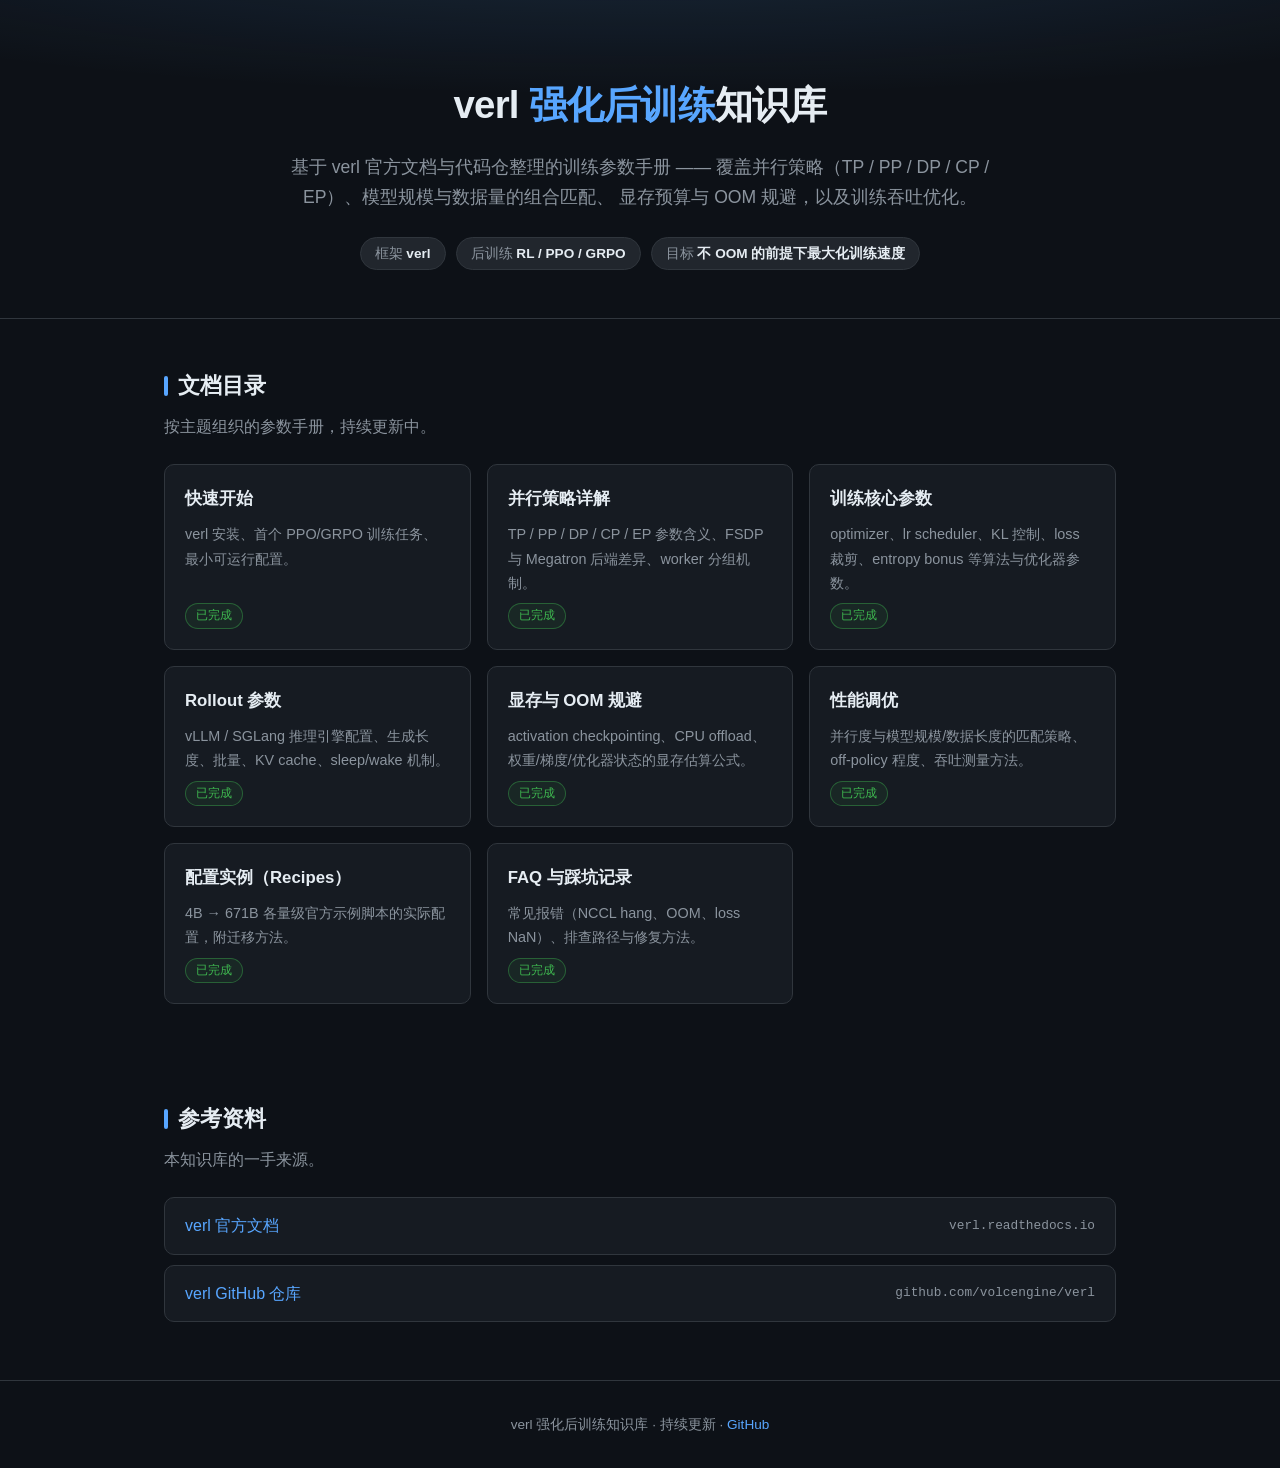
<file: index.html>
<!DOCTYPE html>
<html lang="zh-CN">
<head>
  <meta charset="UTF-8">
  <meta name="viewport" content="width=device-width, initial-scale=1.0">
  <title>verl 强化后训练知识库</title>
  <meta name="description" content="基于 verl 官方文档与代码仓整理的训练参数知识库：并行策略配置、模型规模与数据匹配、防 OOM、训练提速。">
  <style>
    :root {
      --bg: #0d1117;
      --surface: #161b22;
      --border: #30363d;
      --text: #e6edf3;
      --text-muted: #8b949e;
      --accent: #58a6ff;
      --accent-soft: rgba(88, 166, 255, 0.12);
      --green: #3fb950;
      --tag-bg: #21262d;
    }
    * { box-sizing: border-box; margin: 0; padding: 0; }
    html { scroll-behavior: smooth; }
    body {
      font-family: -apple-system, BlinkMacSystemFont, "Segoe UI", "Noto Sans SC", "PingFang SC", "Microsoft YaHei", sans-serif;
      background: var(--bg);
      color: var(--text);
      line-height: 1.7;
    }
    a { color: var(--accent); text-decoration: none; }
    a:hover { text-decoration: underline; }

    .container { max-width: 1000px; margin: 0 auto; padding: 0 24px; }

    /* Hero */
    header {
      border-bottom: 1px solid var(--border);
      background:
        radial-gradient(ellipse 80% 50% at 50% -20%, rgba(88, 166, 255, 0.15), transparent),
        var(--bg);
      padding: 72px 0 48px;
      text-align: center;
    }
    header h1 { font-size: 2.4rem; font-weight: 700; letter-spacing: -0.02em; }
    header h1 .hl { color: var(--accent); }
    header p.sub { color: var(--text-muted); font-size: 1.1rem; margin-top: 16px; max-width: 720px; margin-left: auto; margin-right: auto; }
    .badges { margin-top: 24px; display: flex; gap: 10px; justify-content: center; flex-wrap: wrap; }
    .badge {
      background: var(--tag-bg);
      border: 1px solid var(--border);
      border-radius: 999px;
      padding: 4px 14px;
      font-size: 0.85rem;
      color: var(--text-muted);
    }
    .badge b { color: var(--text); font-weight: 600; }

    /* Sections */
    section { padding: 48px 0; }
    section h2 {
      font-size: 1.4rem;
      margin-bottom: 8px;
      display: flex;
      align-items: center;
      gap: 10px;
    }
    section h2::before {
      content: "";
      display: inline-block;
      width: 4px;
      height: 20px;
      background: var(--accent);
      border-radius: 2px;
    }
    section p.desc { color: var(--text-muted); margin-bottom: 24px; }

    /* Doc cards */
    .grid {
      display: grid;
      grid-template-columns: repeat(auto-fill, minmax(290px, 1fr));
      gap: 16px;
    }
    .card {
      background: var(--surface);
      border: 1px solid var(--border);
      border-radius: 10px;
      padding: 20px;
      transition: border-color 0.15s ease, transform 0.15s ease;
      display: flex;
      flex-direction: column;
      gap: 8px;
    }
    .card:hover { border-color: var(--accent); transform: translateY(-2px); text-decoration: none; }
    .card .card-title { font-size: 1.05rem; font-weight: 600; color: var(--text); }
    .card .card-desc { font-size: 0.9rem; color: var(--text-muted); flex: 1; }
    .card .card-meta { font-size: 0.78rem; color: var(--text-muted); display: flex; align-items: center; gap: 8px; }
    .status {
      font-size: 0.72rem;
      padding: 2px 10px;
      border-radius: 999px;
      border: 1px solid var(--border);
    }
    .status.wip { color: #d29922; border-color: rgba(210, 153, 34, 0.4); background: rgba(210, 153, 34, 0.08); }
    .status.done { color: var(--green); border-color: rgba(63, 185, 80, 0.4); background: rgba(63, 185, 80, 0.08); }

    /* Resources */
    .links { list-style: none; }
    .links li {
      border: 1px solid var(--border);
      background: var(--surface);
      border-radius: 10px;
      padding: 14px 20px;
      margin-bottom: 10px;
      display: flex;
      justify-content: space-between;
      align-items: center;
      gap: 12px;
      flex-wrap: wrap;
    }
    .links .url { font-family: ui-monospace, "SF Mono", Menlo, Consolas, monospace; font-size: 0.8rem; color: var(--text-muted); }

    footer {
      border-top: 1px solid var(--border);
      padding: 32px 0;
      text-align: center;
      color: var(--text-muted);
      font-size: 0.85rem;
    }
  </style>
</head>
<body>

<header>
  <div class="container">
    <h1>verl <span class="hl">强化后训练</span>知识库</h1>
    <p class="sub">
      基于 verl 官方文档与代码仓整理的训练参数手册 ——
      覆盖并行策略（TP / PP / DP / CP / EP）、模型规模与数据量的组合匹配、
      显存预算与 OOM 规避，以及训练吞吐优化。
    </p>
    <div class="badges">
      <span class="badge">框架 <b>verl</b></span>
      <span class="badge">后训练 <b>RL / PPO / GRPO</b></span>
      <span class="badge">目标 <b>不 OOM 的前提下最大化训练速度</b></span>
    </div>
  </div>
</header>

<main class="container">

  <section id="docs">
    <h2>文档目录</h2>
    <p class="desc">按主题组织的参数手册，持续更新中。</p>
    <div class="grid">
      <a class="card" href="docs/quickstart.html">
        <span class="card-title">快速开始</span>
        <span class="card-desc">verl 安装、首个 PPO/GRPO 训练任务、最小可运行配置。</span>
        <span class="card-meta"><span class="status done">已完成</span></span>
      </a>
      <a class="card" href="docs/parallelism.html">
        <span class="card-title">并行策略详解</span>
        <span class="card-desc">TP / PP / DP / CP / EP 参数含义、FSDP 与 Megatron 后端差异、worker 分组机制。</span>
        <span class="card-meta"><span class="status done">已完成</span></span>
      </a>
      <a class="card" href="docs/params-training.html">
        <span class="card-title">训练核心参数</span>
        <span class="card-desc">optimizer、lr scheduler、KL 控制、loss 裁剪、entropy bonus 等算法与优化器参数。</span>
        <span class="card-meta"><span class="status done">已完成</span></span>
      </a>
      <a class="card" href="docs/params-rollout.html">
        <span class="card-title">Rollout 参数</span>
        <span class="card-desc">vLLM / SGLang 推理引擎配置、生成长度、批量、KV cache、sleep/wake 机制。</span>
        <span class="card-meta"><span class="status done">已完成</span></span>
      </a>
      <a class="card" href="docs/memory.html">
        <span class="card-title">显存与 OOM 规避</span>
        <span class="card-desc">activation checkpointing、CPU offload、权重/梯度/优化器状态的显存估算公式。</span>
        <span class="card-meta"><span class="status done">已完成</span></span>
      </a>
      <a class="card" href="docs/performance.html">
        <span class="card-title">性能调优</span>
        <span class="card-desc">并行度与模型规模/数据长度的匹配策略、off-policy 程度、吞吐测量方法。</span>
        <span class="card-meta"><span class="status done">已完成</span></span>
      </a>
      <a class="card" href="docs/recipes.html">
        <span class="card-title">配置实例（Recipes）</span>
        <span class="card-desc">4B → 671B 各量级官方示例脚本的实际配置，附迁移方法。</span>
        <span class="card-meta"><span class="status done">已完成</span></span>
      </a>
      <a class="card" href="docs/faq.html">
        <span class="card-title">FAQ 与踩坑记录</span>
        <span class="card-desc">常见报错（NCCL hang、OOM、loss NaN）、排查路径与修复方法。</span>
        <span class="card-meta"><span class="status done">已完成</span></span>
      </a>
    </div>
  </section>

  <section id="resources">
    <h2>参考资料</h2>
    <p class="desc">本知识库的一手来源。</p>
    <ul class="links">
      <li>
        <a href="https://verl.readthedocs.io/en/latest/" target="_blank" rel="noopener">verl 官方文档</a>
        <span class="url">verl.readthedocs.io</span>
      </li>
      <li>
        <a href="https://github.com/volcengine/verl" target="_blank" rel="noopener">verl GitHub 仓库</a>
        <span class="url">github.com/volcengine/verl</span>
      </li>
    </ul>
  </section>

</main>

<footer>
  <div class="container">
    verl 强化后训练知识库 · 持续更新 ·
    <a href="https://github.com/oashua/verl_knowledge" target="_blank" rel="noopener">GitHub</a>
  </div>
</footer>

</body>
</html>
</file>
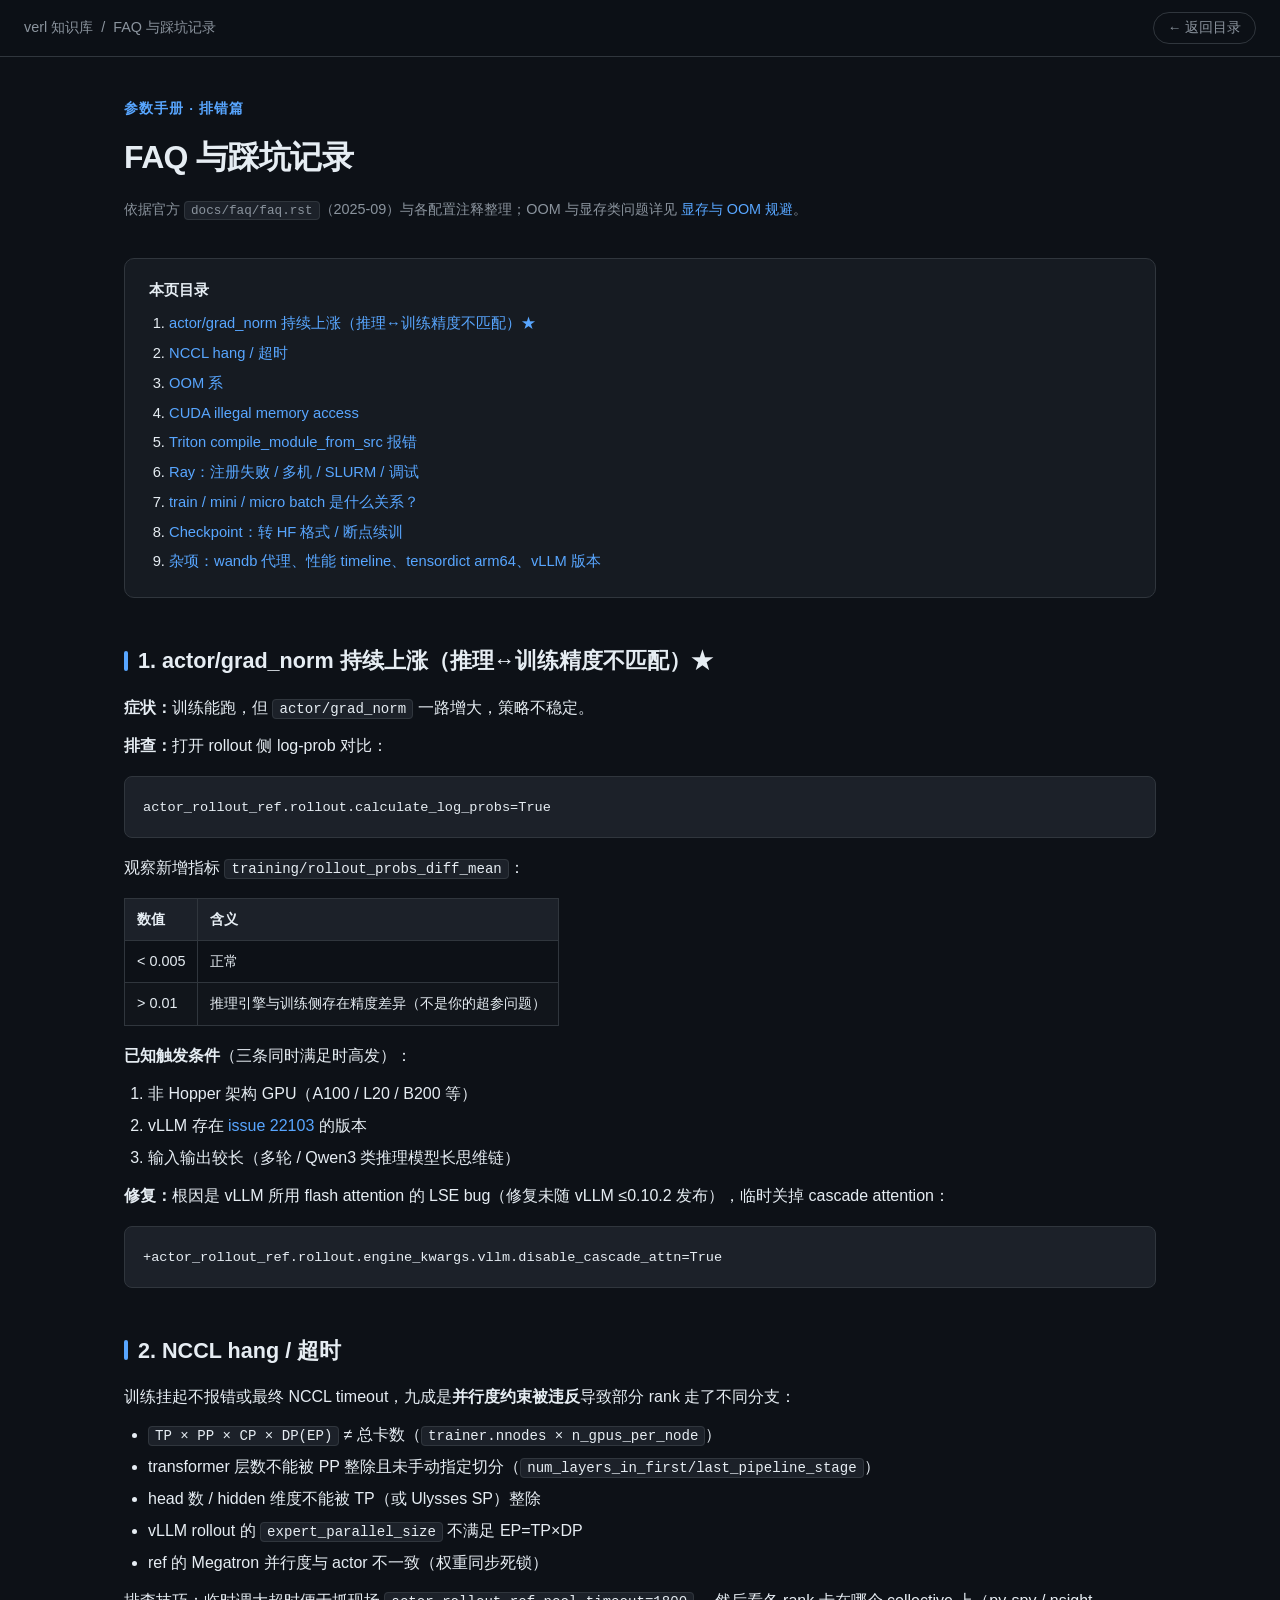
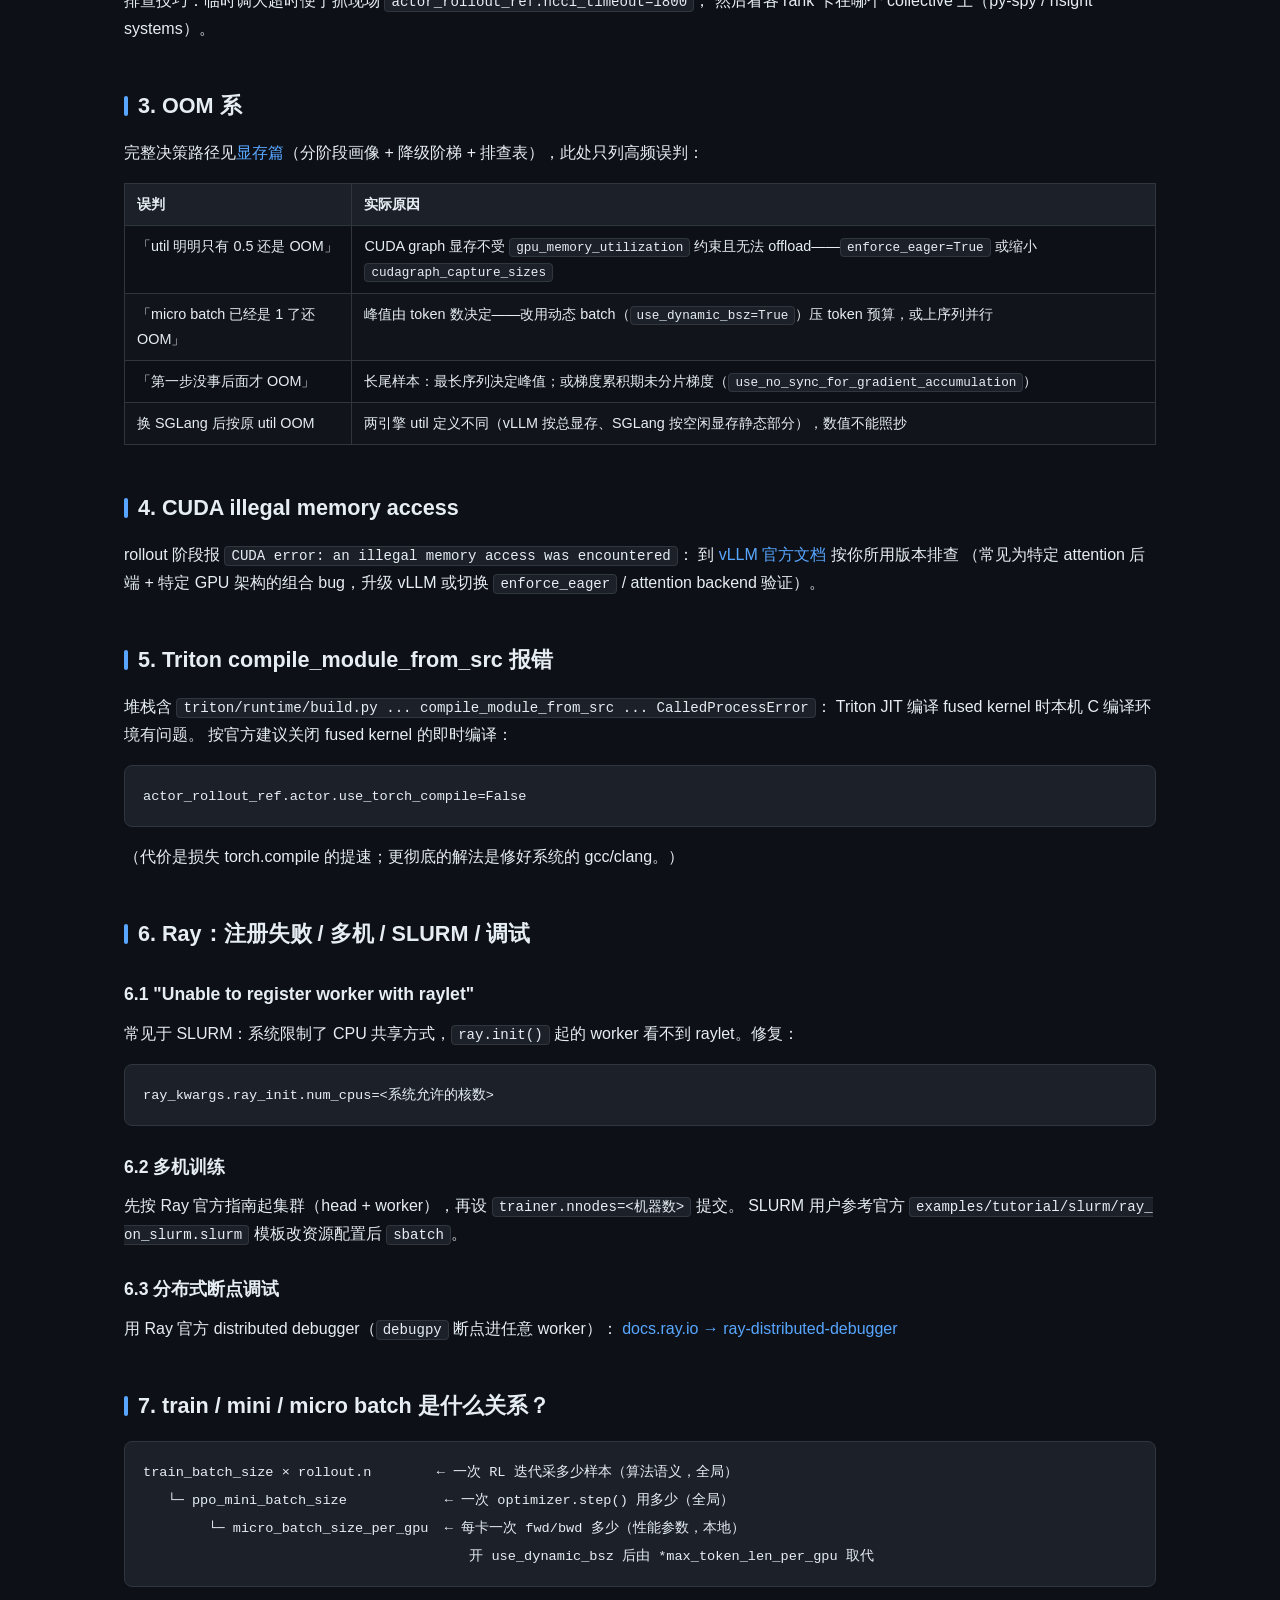
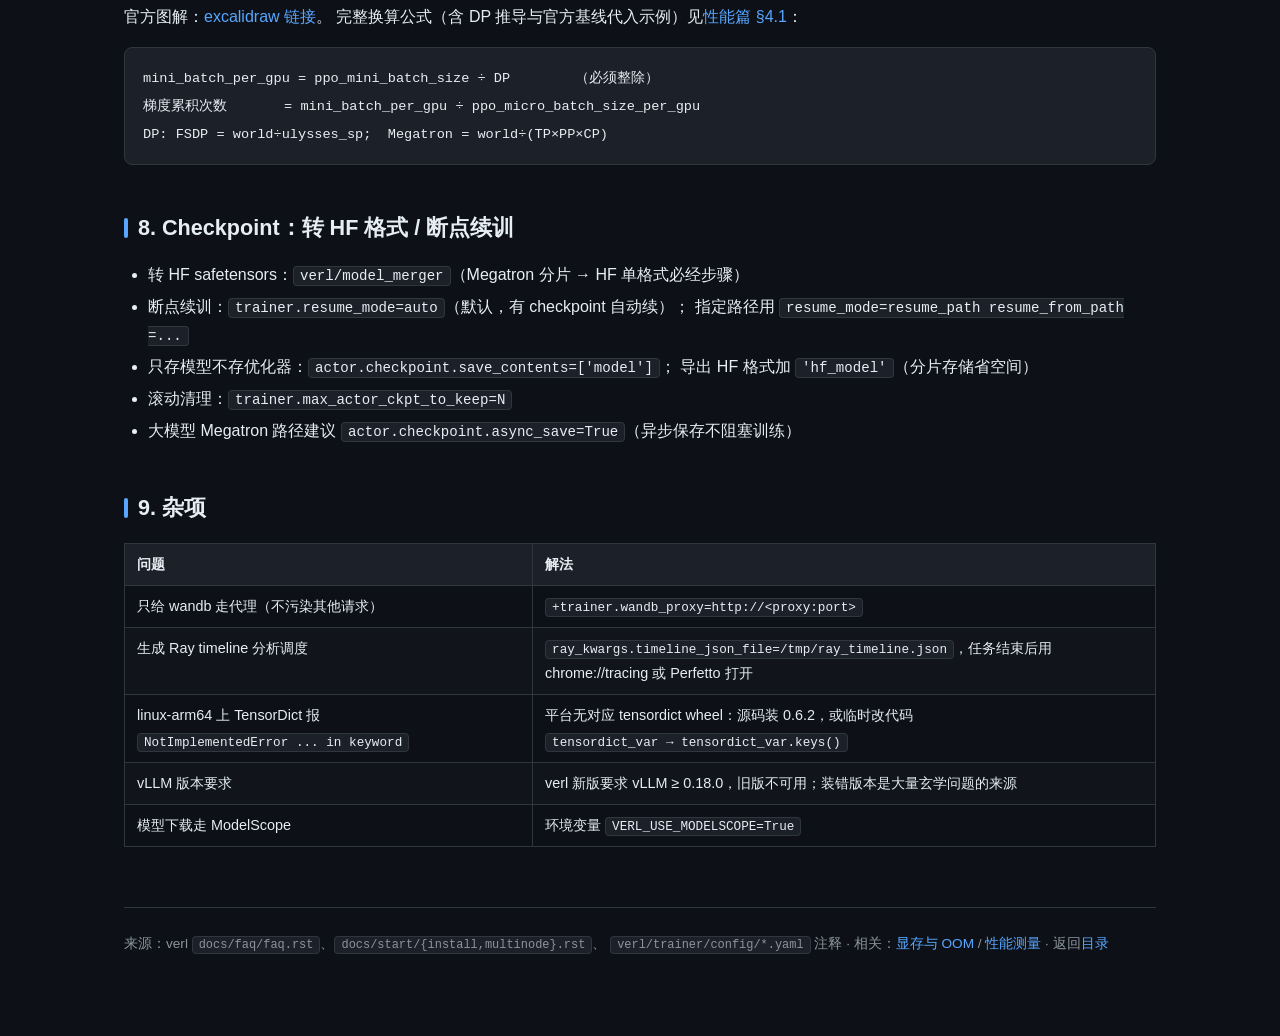
<file: docs/faq.html>
<!DOCTYPE html>
<html lang="zh-CN">
<head>
  <meta charset="UTF-8">
  <meta name="viewport" content="width=device-width, initial-scale=1.0">
  <title>FAQ 与踩坑记录 — verl 强化后训练知识库</title>
  <meta name="description" content="verl 常见问题：NCCL hang、OOM、grad_norm 暴涨（推理/训练精度不匹配）、CUDA illegal memory access、Triton 编译错误、Ray 注册失败、checkpoint 转换、wandb 代理。">
  <link rel="stylesheet" href="assets/style.css">
</head>
<body>

<div class="topbar">
  <div class="crumbs">
    <a href="../index.html">verl 知识库</a><span>/</span><span>FAQ 与踩坑记录</span>
  </div>
  <a class="back" href="../index.html">← 返回目录</a>
</div>

<div class="wrap">

<div class="doc-header">
  <div class="kicker">参数手册 · 排错篇</div>
  <h1>FAQ 与踩坑记录</h1>
  <div class="meta">
    依据官方 <code>docs/faq/faq.rst</code>（2025-09）与各配置注释整理；OOM 与显存类问题详见
    <a href="memory.html">显存与 OOM 规避</a>。
  </div>
</div>

<nav class="toc">
  <div class="toc-title">本页目录</div>
  <ol>
    <li><a href="#gradnorm">actor/grad_norm 持续上涨（推理↔训练精度不匹配）★</a></li>
    <li><a href="#nccl">NCCL hang / 超时</a></li>
    <li><a href="#oom">OOM 系</a></li>
    <li><a href="#cuda">CUDA illegal memory access</a></li>
    <li><a href="#triton">Triton compile_module_from_src 报错</a></li>
    <li><a href="#ray">Ray：注册失败 / 多机 / SLURM / 调试</a></li>
    <li><a href="#batch">train / mini / micro batch 是什么关系？</a></li>
    <li><a href="#ckpt">Checkpoint：转 HF 格式 / 断点续训</a></li>
    <li><a href="#misc">杂项：wandb 代理、性能 timeline、tensordict arm64、vLLM 版本</a></li>
  </ol>
</nav>

<!-- ============================================================ -->
<section class="block" id="gradnorm">
  <h2>1. actor/grad_norm 持续上涨（推理↔训练精度不匹配）★</h2>
  <p><strong>症状：</strong>训练能跑，但 <code>actor/grad_norm</code> 一路增大，策略不稳定。</p>
  <p><strong>排查：</strong>打开 rollout 侧 log-prob 对比：</p>
  <pre><code>actor_rollout_ref.rollout.calculate_log_probs=True</code></pre>
  <p>观察新增指标 <code>training/rollout_probs_diff_mean</code>：</p>
  <table>
    <thead><tr><th>数值</th><th>含义</th></tr></thead>
    <tbody>
      <tr><td>&lt; 0.005</td><td>正常</td></tr>
      <tr><td>&gt; 0.01</td><td>推理引擎与训练侧存在精度差异（不是你的超参问题）</td></tr>
    </tbody>
  </table>
  <p><strong>已知触发条件</strong>（三条同时满足时高发）：</p>
  <ol class="plain">
    <li>非 Hopper 架构 GPU（A100 / L20 / B200 等）</li>
    <li>vLLM 存在 <a href="https://github.com/vllm-project/vllm/issues/22103" target="_blank" rel="noopener">issue 22103</a> 的版本</li>
    <li>输入输出较长（多轮 / Qwen3 类推理模型长思维链）</li>
  </ol>
  <p><strong>修复：</strong>根因是 vLLM 所用 flash attention 的 LSE bug（修复未随 vLLM ≤0.10.2 发布），临时关掉 cascade attention：</p>
  <pre><code>+actor_rollout_ref.rollout.engine_kwargs.vllm.disable_cascade_attn=True</code></pre>
</section>

<!-- ============================================================ -->
<section class="block" id="nccl">
  <h2>2. NCCL hang / 超时</h2>
  <p>训练挂起不报错或最终 NCCL timeout，九成是<strong>并行度约束被违反</strong>导致部分 rank 走了不同分支：</p>
  <ul class="plain">
    <li><code>TP × PP × CP × DP(EP)</code> ≠ 总卡数（<code>trainer.nnodes × n_gpus_per_node</code>）</li>
    <li>transformer 层数不能被 PP 整除且未手动指定切分（<code>num_layers_in_first/last_pipeline_stage</code>）</li>
    <li>head 数 / hidden 维度不能被 TP（或 Ulysses SP）整除</li>
    <li>vLLM rollout 的 <code>expert_parallel_size</code> 不满足 EP=TP×DP</li>
    <li>ref 的 Megatron 并行度与 actor 不一致（权重同步死锁）</li>
  </ul>
  <p>排查技巧：临时调大超时便于抓现场 <code>actor_rollout_ref.nccl_timeout=1800</code>，
    然后看各 rank 卡在哪个 collective 上（py-spy / nsight systems）。</p>
</section>

<!-- ============================================================ -->
<section class="block" id="oom">
  <h2>3. OOM 系</h2>
  <p>完整决策路径见<a href="memory.html">显存篇</a>（分阶段画像 + 降级阶梯 + 排查表），此处只列高频误判：</p>
  <table>
    <thead><tr><th>误判</th><th>实际原因</th></tr></thead>
    <tbody>
      <tr><td>「util 明明只有 0.5 还是 OOM」</td><td>CUDA graph 显存不受 <code>gpu_memory_utilization</code> 约束且无法 offload——<code>enforce_eager=True</code> 或缩小 <code>cudagraph_capture_sizes</code></td></tr>
      <tr><td>「micro batch 已经是 1 了还 OOM」</td><td>峰值由 token 数决定——改用动态 batch（<code>use_dynamic_bsz=True</code>）压 token 预算，或上序列并行</td></tr>
      <tr><td>「第一步没事后面才 OOM」</td><td>长尾样本：最长序列决定峰值；或梯度累积期未分片梯度（<code>use_no_sync_for_gradient_accumulation</code>）</td></tr>
      <tr><td>换 SGLang 后按原 util OOM</td><td>两引擎 util 定义不同（vLLM 按总显存、SGLang 按空闲显存静态部分），数值不能照抄</td></tr>
    </tbody>
  </table>
</section>

<!-- ============================================================ -->
<section class="block" id="cuda">
  <h2>4. CUDA illegal memory access</h2>
  <p>
    rollout 阶段报 <code>CUDA error: an illegal memory access was encountered</code>：
    到 <a href="https://docs.vllm.ai" target="_blank" rel="noopener">vLLM 官方文档</a> 按你所用版本排查
    （常见为特定 attention 后端 + 特定 GPU 架构的组合 bug，升级 vLLM 或切换 <code>enforce_eager</code> / attention backend 验证）。
  </p>
</section>

<!-- ============================================================ -->
<section class="block" id="triton">
  <h2>5. Triton compile_module_from_src 报错</h2>
  <p>
    堆栈含 <code>triton/runtime/build.py ... compile_module_from_src ... CalledProcessError</code>：
    Triton JIT 编译 fused kernel 时本机 C 编译环境有问题。
    按官方建议关闭 fused kernel 的即时编译：
  </p>
  <pre><code>actor_rollout_ref.actor.use_torch_compile=False</code></pre>
  <p>（代价是损失 torch.compile 的提速；更彻底的解法是修好系统的 gcc/clang。）</p>
</section>

<!-- ============================================================ -->
<section class="block" id="ray">
  <h2>6. Ray：注册失败 / 多机 / SLURM / 调试</h2>

  <h3>6.1 "Unable to register worker with raylet"</h3>
  <p>常见于 SLURM：系统限制了 CPU 共享方式，<code>ray.init()</code> 起的 worker 看不到 raylet。修复：</p>
  <pre><code>ray_kwargs.ray_init.num_cpus=&lt;系统允许的核数&gt;</code></pre>

  <h3>6.2 多机训练</h3>
  <p>先按 Ray 官方指南起集群（head + worker），再设 <code>trainer.nnodes=&lt;机器数&gt;</code> 提交。
    SLURM 用户参考官方 <code>examples/tutorial/slurm/ray_on_slurm.slurm</code> 模板改资源配置后 <code>sbatch</code>。</p>

  <h3>6.3 分布式断点调试</h3>
  <p>用 Ray 官方 distributed debugger（<code>debugpy</code> 断点进任意 worker）：
    <a href="https://docs.ray.io/en/latest/ray-observability/ray-distributed-debugger.html" target="_blank" rel="noopener">docs.ray.io → ray-distributed-debugger</a></p>
</section>

<!-- ============================================================ -->
<section class="block" id="batch">
  <h2>7. train / mini / micro batch 是什么关系？</h2>
  <pre><code>train_batch_size × rollout.n        ← 一次 RL 迭代采多少样本（算法语义，全局）
   └─ ppo_mini_batch_size            ← 一次 optimizer.step() 用多少（全局）
        └─ micro_batch_size_per_gpu  ← 每卡一次 fwd/bwd 多少（性能参数，本地）
                                        开 use_dynamic_bsz 后由 *max_token_len_per_gpu 取代</code></pre>
  <p>官方图解：<a href="https://excalidraw.com/#json=pfhkRmiLm1jnnRli9VFhb,Ut4E8peALlgAUpr7E5pPCA" target="_blank" rel="noopener">excalidraw 链接</a>。
    完整换算公式（含 DP 推导与官方基线代入示例）见<a href="performance.html#batch">性能篇 §4.1</a>：</p>
  <pre><code>mini_batch_per_gpu = ppo_mini_batch_size ÷ DP        （必须整除）
梯度累积次数       = mini_batch_per_gpu ÷ ppo_micro_batch_size_per_gpu
DP: FSDP = world÷ulysses_sp;  Megatron = world÷(TP×PP×CP)</code></pre>
</section>

<!-- ============================================================ -->
<section class="block" id="ckpt">
  <h2>8. Checkpoint：转 HF 格式 / 断点续训</h2>
  <ul class="plain">
    <li>转 HF safetensors：<code>verl/model_merger</code>（Megatron 分片 → HF 单格式必经步骤）</li>
    <li>断点续训：<code>trainer.resume_mode=auto</code>（默认，有 checkpoint 自动续）；
      指定路径用 <code>resume_mode=resume_path resume_from_path=...</code></li>
    <li>只存模型不存优化器：<code>actor.checkpoint.save_contents=['model']</code>；
      导出 HF 格式加 <code>'hf_model'</code>（分片存储省空间）</li>
    <li>滚动清理：<code>trainer.max_actor_ckpt_to_keep=N</code></li>
    <li>大模型 Megatron 路径建议 <code>actor.checkpoint.async_save=True</code>（异步保存不阻塞训练）</li>
  </ul>
</section>

<!-- ============================================================ -->
<section class="block" id="misc">
  <h2>9. 杂项</h2>
  <table>
    <thead><tr><th>问题</th><th>解法</th></tr></thead>
    <tbody>
      <tr>
        <td>只给 wandb 走代理（不污染其他请求）</td>
        <td><code>+trainer.wandb_proxy=http://&lt;proxy:port&gt;</code></td>
      </tr>
      <tr>
        <td>生成 Ray timeline 分析调度</td>
        <td><code>ray_kwargs.timeline_json_file=/tmp/ray_timeline.json</code>，任务结束后用 chrome://tracing 或 Perfetto 打开</td>
      </tr>
      <tr>
        <td>linux-arm64 上 TensorDict 报 <code>NotImplementedError ... in keyword</code></td>
        <td>平台无对应 tensordict wheel：源码装 0.6.2，或临时改代码 <code>tensordict_var → tensordict_var.keys()</code></td>
      </tr>
      <tr>
        <td>vLLM 版本要求</td>
        <td>verl 新版要求 vLLM ≥ 0.18.0，旧版不可用；装错版本是大量玄学问题的来源</td>
      </tr>
      <tr>
        <td>模型下载走 ModelScope</td>
        <td>环境变量 <code>VERL_USE_MODELSCOPE=True</code></td>
      </tr>
    </tbody>
  </table>
</section>

<footer class="doc-footer">
  来源：verl <code>docs/faq/faq.rst</code>、<code>docs/start/{install,multinode}.rst</code>、
  <code>verl/trainer/config/*.yaml</code> 注释 ·
  相关：<a href="memory.html">显存与 OOM</a> / <a href="performance.html#measure">性能测量</a> ·
  返回<a href="../index.html">目录</a>
</footer>

</div>
</body>
</html>
</file>
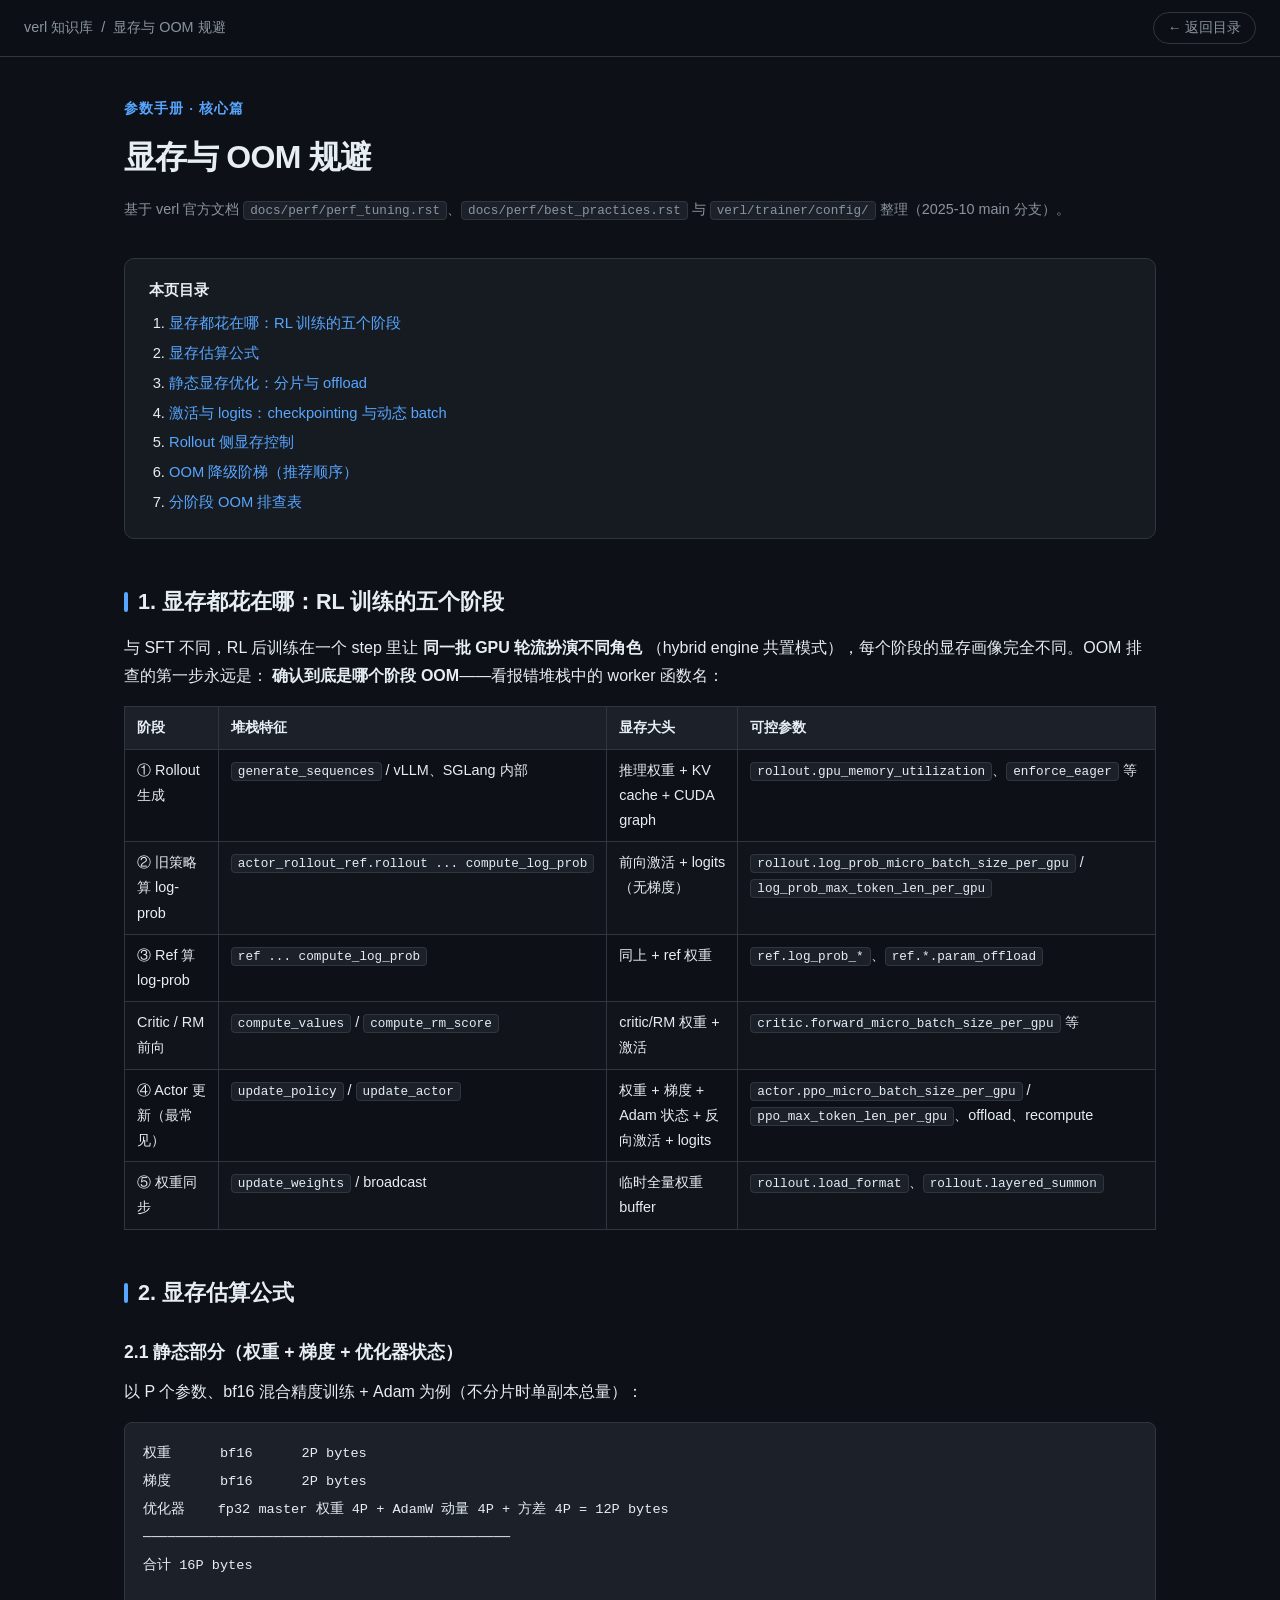
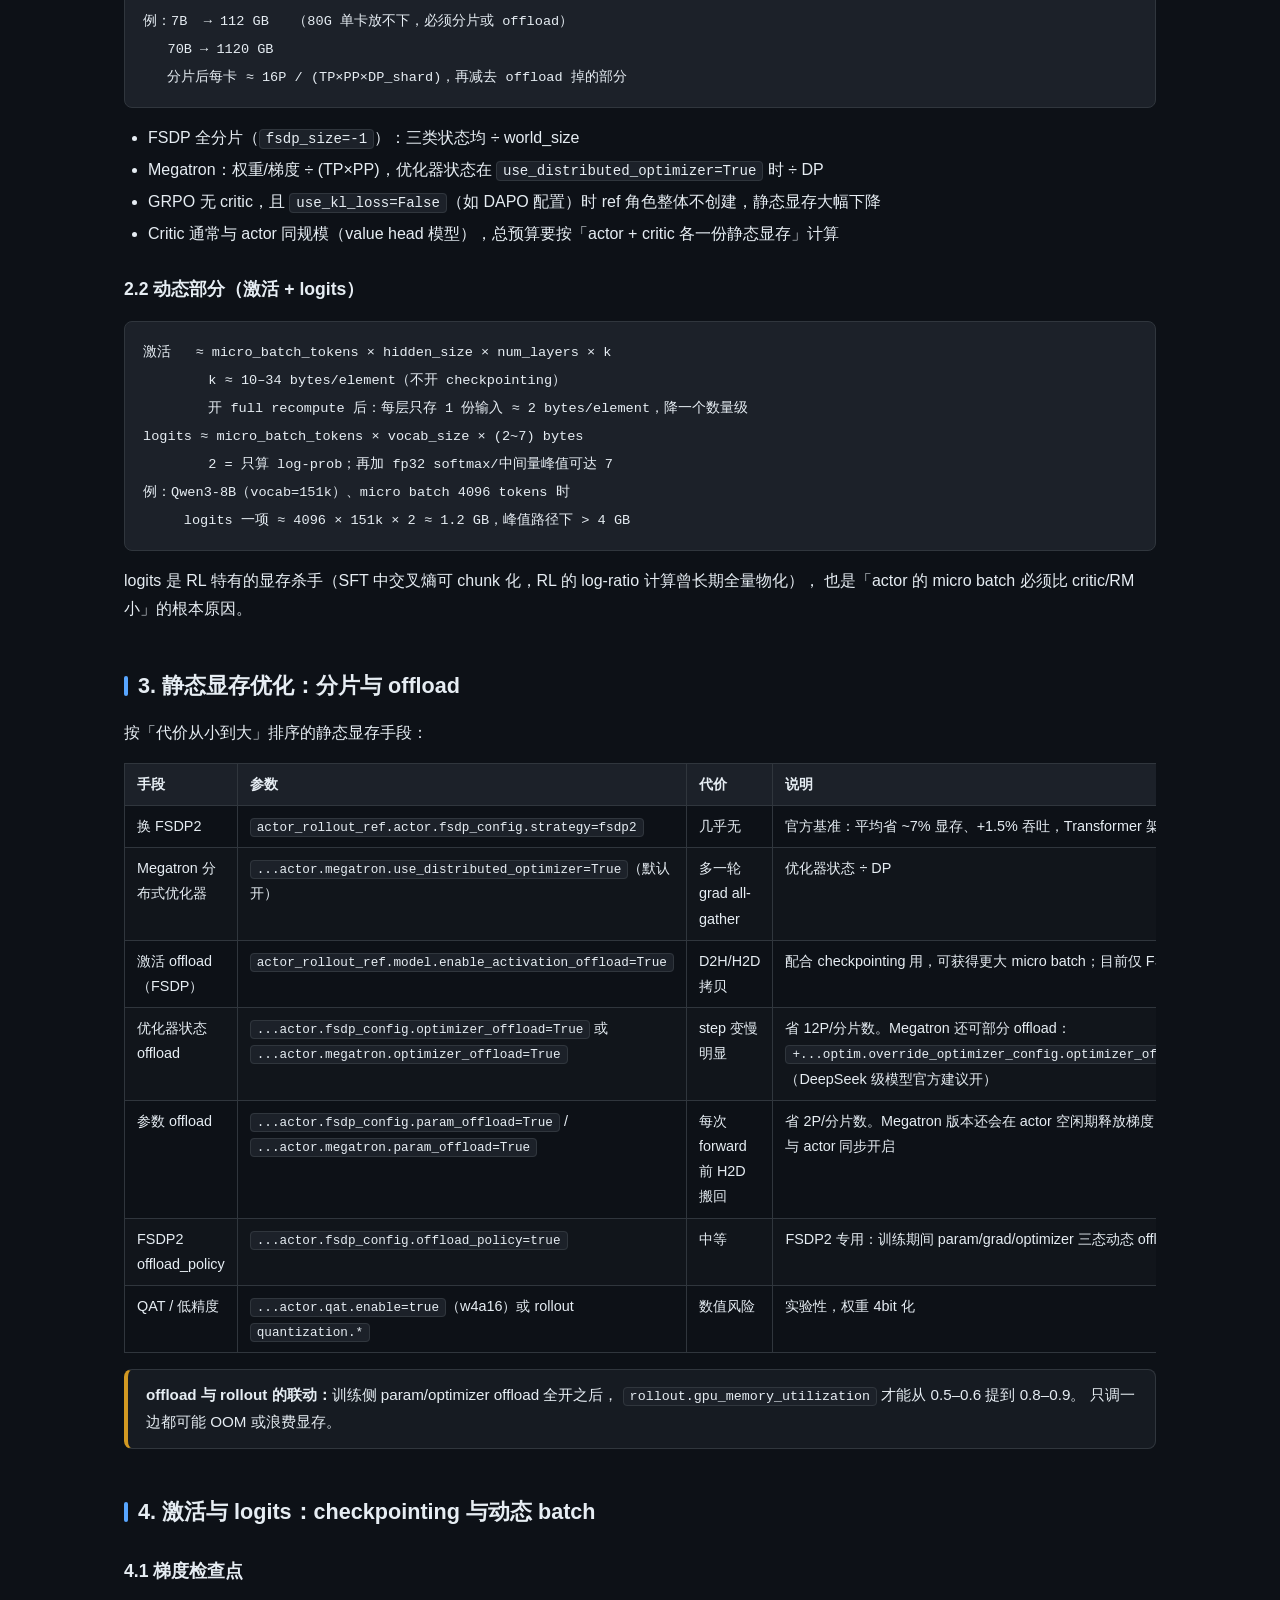
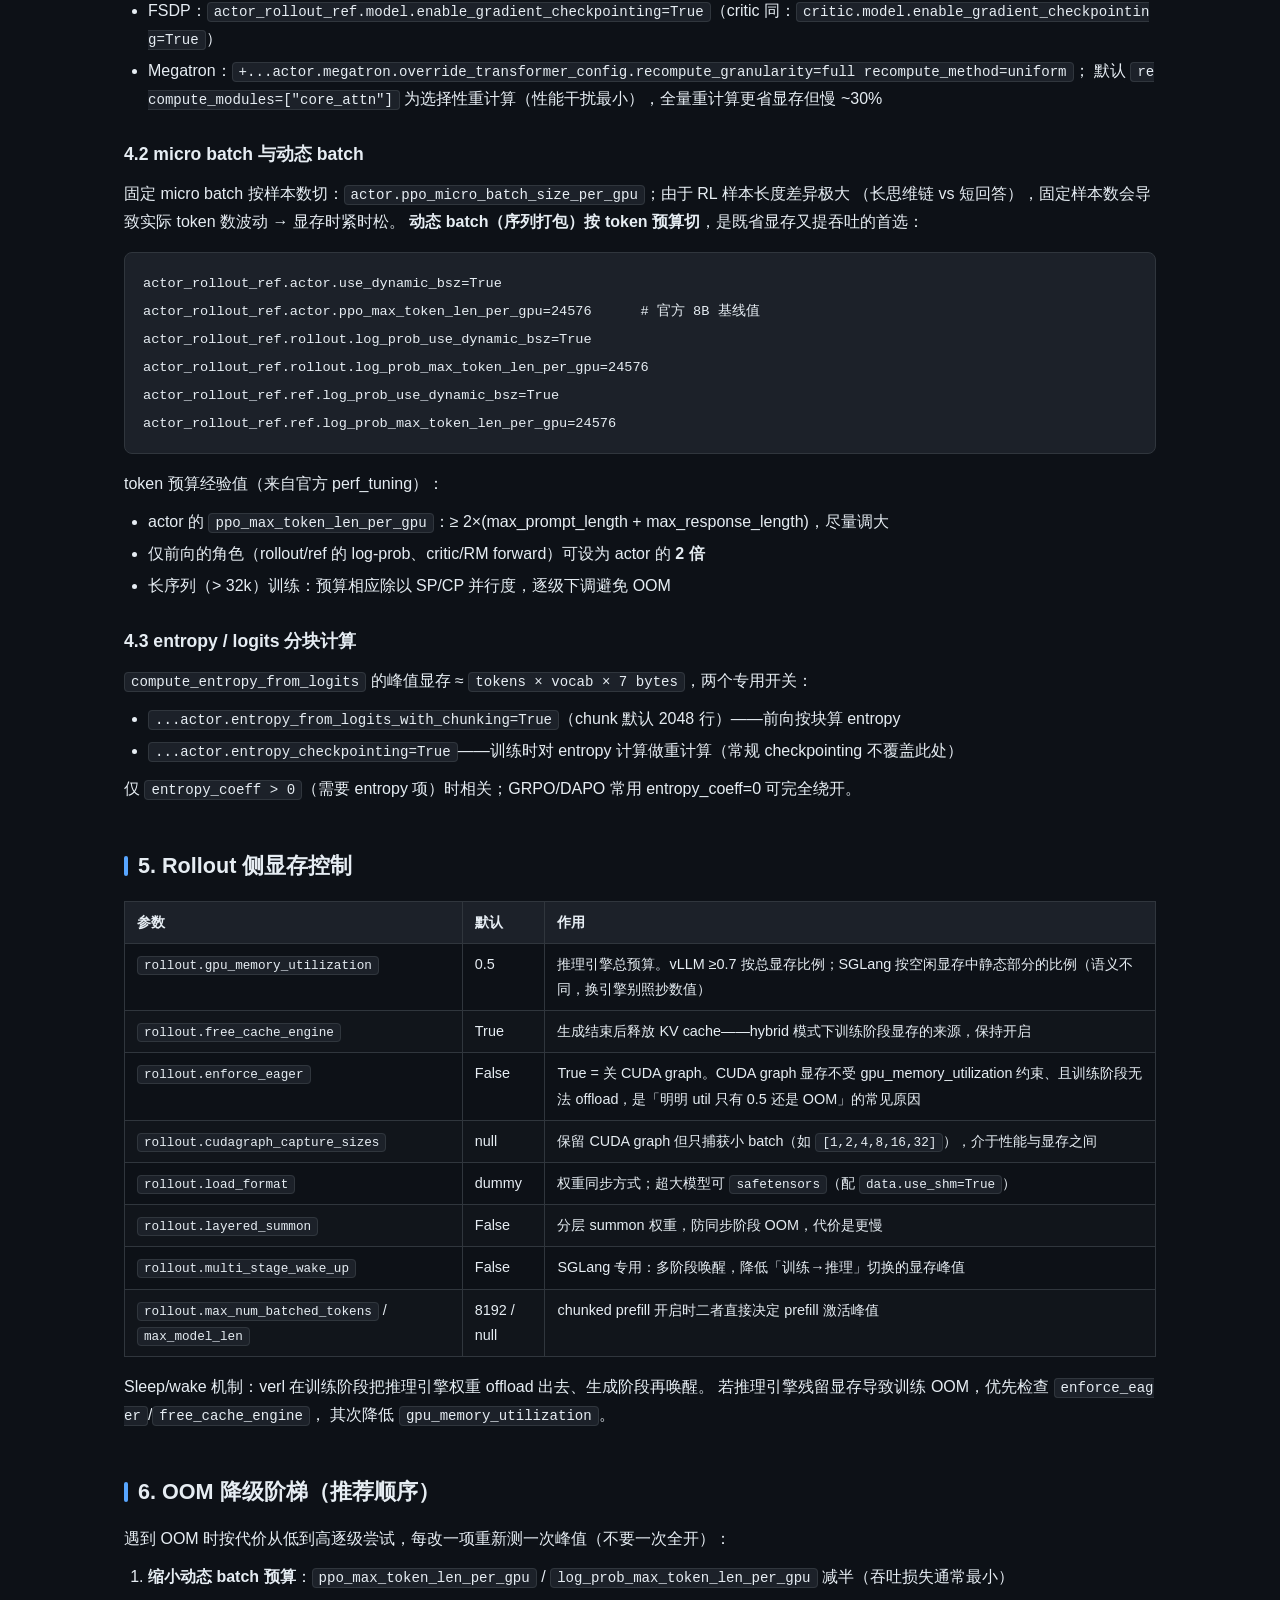
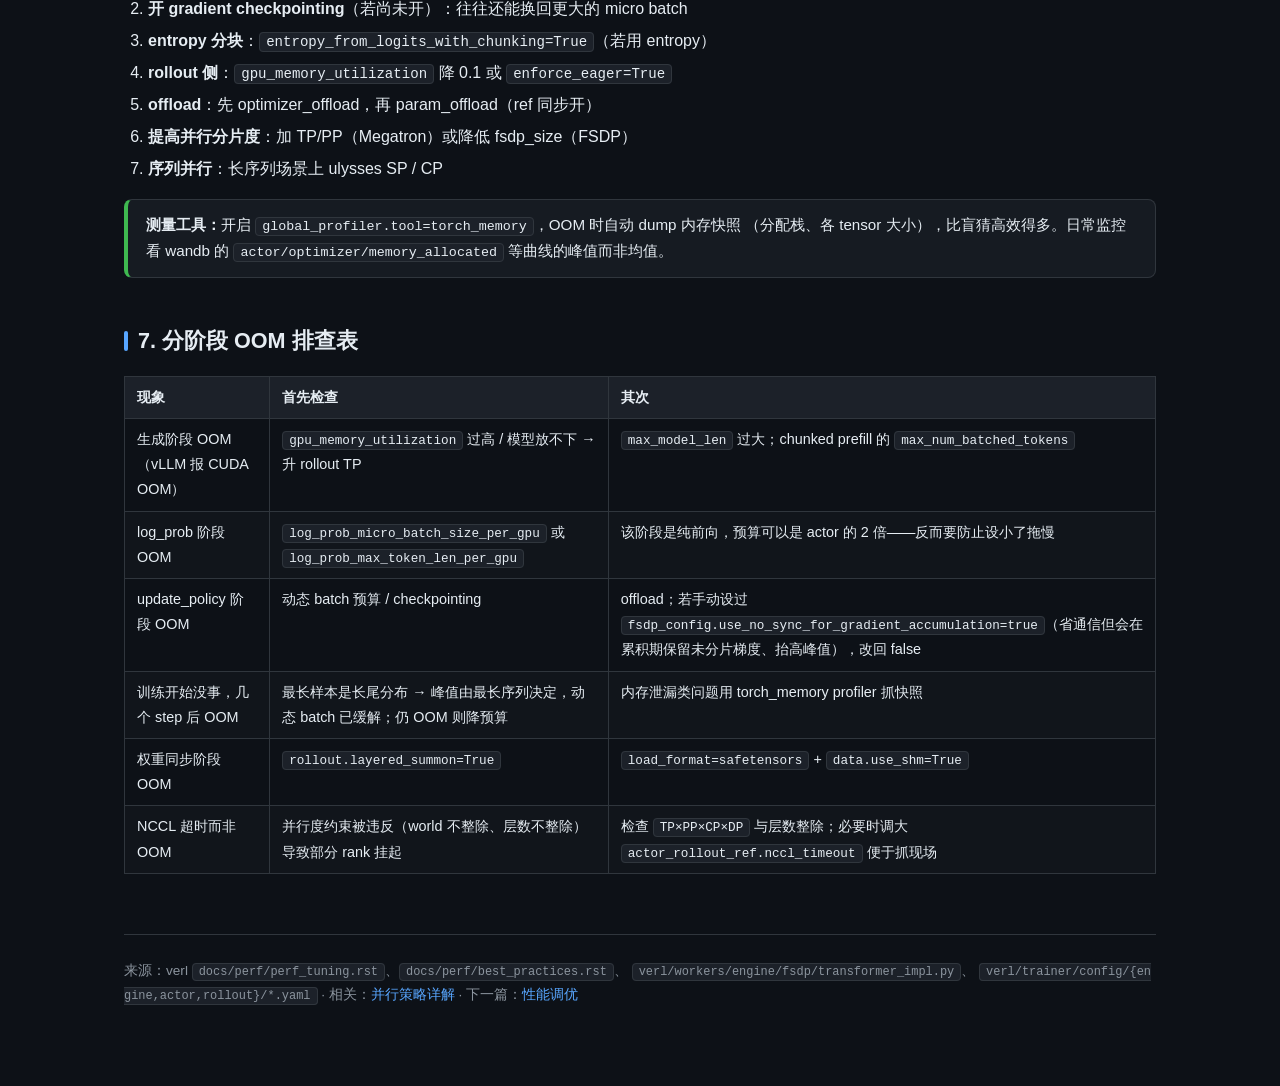
<file: docs/memory.html>
<!DOCTYPE html>
<html lang="zh-CN">
<head>
  <meta charset="UTF-8">
  <meta name="viewport" content="width=device-width, initial-scale=1.0">
  <title>显存与 OOM 规避 — verl 强化后训练知识库</title>
  <meta name="description" content="verl 显存管理手册：权重/梯度/优化器/激活/logits 显存估算公式、offload 层级、gradient checkpointing、rollout 显存控制、OOM 分阶段排查路径。">
  <link rel="stylesheet" href="assets/style.css">
</head>
<body>

<div class="topbar">
  <div class="crumbs">
    <a href="../index.html">verl 知识库</a><span>/</span><span>显存与 OOM 规避</span>
  </div>
  <a class="back" href="../index.html">← 返回目录</a>
</div>

<div class="wrap">

<div class="doc-header">
  <div class="kicker">参数手册 · 核心篇</div>
  <h1>显存与 OOM 规避</h1>
  <div class="meta">
    基于 verl 官方文档 <code>docs/perf/perf_tuning.rst</code>、<code>docs/perf/best_practices.rst</code> 与
    <code>verl/trainer/config/</code> 整理（2025-10 main 分支）。
  </div>
</div>

<nav class="toc">
  <div class="toc-title">本页目录</div>
  <ol>
    <li><a href="#anatomy">显存都花在哪：RL 训练的五个阶段</a></li>
    <li><a href="#formula">显存估算公式</a></li>
    <li><a href="#static">静态显存优化：分片与 offload</a></li>
    <li><a href="#activation">激活与 logits：checkpointing 与动态 batch</a></li>
    <li><a href="#rollout-mem">Rollout 侧显存控制</a></li>
    <li><a href="#ladder">OOM 降级阶梯（推荐顺序）</a></li>
    <li><a href="#troubleshoot">分阶段 OOM 排查表</a></li>
  </ol>
</nav>

<!-- ============================================================ -->
<section class="block" id="anatomy">
  <h2>1. 显存都花在哪：RL 训练的五个阶段</h2>
  <p>
    与 SFT 不同，RL 后训练在一个 step 里让 <strong>同一批 GPU 轮流扮演不同角色</strong>
    （hybrid engine 共置模式），每个阶段的显存画像完全不同。OOM 排查的第一步永远是：
    <strong>确认到底是哪个阶段 OOM</strong>——看报错堆栈中的 worker 函数名：
  </p>
  <table>
    <thead>
      <tr><th>阶段</th><th>堆栈特征</th><th>显存大头</th><th>可控参数</th></tr>
    </thead>
    <tbody>
      <tr>
        <td>① Rollout 生成</td>
        <td><code>generate_sequences</code> / vLLM、SGLang 内部</td>
        <td>推理权重 + KV cache + CUDA graph</td>
        <td><code>rollout.gpu_memory_utilization</code>、<code>enforce_eager</code> 等</td>
      </tr>
      <tr>
        <td>② 旧策略算 log-prob</td>
        <td><code>actor_rollout_ref.rollout ... compute_log_prob</code></td>
        <td>前向激活 + logits（无梯度）</td>
        <td><code>rollout.log_prob_micro_batch_size_per_gpu</code> / <code>log_prob_max_token_len_per_gpu</code></td>
      </tr>
      <tr>
        <td>③ Ref 算 log-prob</td>
        <td><code>ref ... compute_log_prob</code></td>
        <td>同上 + ref 权重</td>
        <td><code>ref.log_prob_*</code>、<code>ref.*.param_offload</code></td>
      </tr>
      <tr>
        <td>Critic / RM 前向</td>
        <td><code>compute_values</code> / <code>compute_rm_score</code></td>
        <td>critic/RM 权重 + 激活</td>
        <td><code>critic.forward_micro_batch_size_per_gpu</code> 等</td>
      </tr>
      <tr>
        <td>④ Actor 更新（最常见）</td>
        <td><code>update_policy</code> / <code>update_actor</code></td>
        <td>权重 + 梯度 + Adam 状态 + 反向激活 + logits</td>
        <td><code>actor.ppo_micro_batch_size_per_gpu</code> / <code>ppo_max_token_len_per_gpu</code>、offload、recompute</td>
      </tr>
      <tr>
        <td>⑤ 权重同步</td>
        <td><code>update_weights</code> / broadcast</td>
        <td>临时全量权重 buffer</td>
        <td><code>rollout.load_format</code>、<code>rollout.layered_summon</code></td>
      </tr>
    </tbody>
  </table>
</section>

<!-- ============================================================ -->
<section class="block" id="formula">
  <h2>2. 显存估算公式</h2>

  <h3>2.1 静态部分（权重 + 梯度 + 优化器状态）</h3>
  <p>以 P 个参数、bf16 混合精度训练 + Adam 为例（不分片时单副本总量）：</p>
  <pre><code>权重      bf16      2P bytes
梯度      bf16      2P bytes
优化器    fp32 master 权重 4P + AdamW 动量 4P + 方差 4P = 12P bytes
─────────────────────────────────────────────
合计 16P bytes

例：7B  → 112 GB   （80G 单卡放不下，必须分片或 offload）
   70B → 1120 GB
   分片后每卡 ≈ 16P / (TP×PP×DP_shard)，再减去 offload 掉的部分</code></pre>
  <ul class="plain">
    <li>FSDP 全分片（<code>fsdp_size=-1</code>）：三类状态均 ÷ world_size</li>
    <li>Megatron：权重/梯度 ÷ (TP×PP)，优化器状态在 <code>use_distributed_optimizer=True</code> 时 ÷ DP</li>
    <li>GRPO 无 critic，且 <code>use_kl_loss=False</code>（如 DAPO 配置）时 ref 角色整体不创建，静态显存大幅下降</li>
    <li>Critic 通常与 actor 同规模（value head 模型），总预算要按「actor + critic 各一份静态显存」计算</li>
  </ul>

  <h3>2.2 动态部分（激活 + logits）</h3>
  <pre><code>激活   ≈ micro_batch_tokens × hidden_size × num_layers × k
        k ≈ 10–34 bytes/element（不开 checkpointing）
        开 full recompute 后：每层只存 1 份输入 ≈ 2 bytes/element，降一个数量级
logits ≈ micro_batch_tokens × vocab_size × (2~7) bytes
        2 = 只算 log-prob；再加 fp32 softmax/中间量峰值可达 7
例：Qwen3-8B（vocab=151k）、micro batch 4096 tokens 时
     logits 一项 ≈ 4096 × 151k × 2 ≈ 1.2 GB，峰值路径下 &gt; 4 GB</code></pre>
  <p>
    logits 是 RL 特有的显存杀手（SFT 中交叉熵可 chunk 化，RL 的 log-ratio 计算曾长期全量物化），
    也是「actor 的 micro batch 必须比 critic/RM 小」的根本原因。
  </p>
</section>

<!-- ============================================================ -->
<section class="block" id="static">
  <h2>3. 静态显存优化：分片与 offload</h2>
  <p>按「代价从小到大」排序的静态显存手段：</p>

  <table>
    <thead><tr><th>手段</th><th>参数</th><th>代价</th><th>说明</th></tr></thead>
    <tbody>
      <tr>
        <td>换 FSDP2</td>
        <td><code>actor_rollout_ref.actor.fsdp_config.strategy=fsdp2</code></td>
        <td>几乎无</td>
        <td>官方基准：平均省 ~7% 显存、+1.5% 吞吐，Transformer 架构推荐直接用</td>
      </tr>
      <tr>
        <td>Megatron 分布式优化器</td>
        <td><code>...actor.megatron.use_distributed_optimizer=True</code>（默认开）</td>
        <td>多一轮 grad all-gather</td>
        <td>优化器状态 ÷ DP</td>
      </tr>
      <tr>
        <td>激活 offload（FSDP）</td>
        <td><code>actor_rollout_ref.model.enable_activation_offload=True</code></td>
        <td>D2H/H2D 拷贝</td>
        <td>配合 checkpointing 用，可获得更大 micro batch；目前仅 FSDP 后端</td>
      </tr>
      <tr>
        <td>优化器状态 offload</td>
        <td><code>...actor.fsdp_config.optimizer_offload=True</code> 或 <code>...actor.megatron.optimizer_offload=True</code></td>
        <td>step 变慢明显</td>
        <td>省 12P/分片数。Megatron 还可部分 offload：<code>+...optim.override_optimizer_config.optimizer_offload_fraction=1</code>（DeepSeek 级模型官方建议开）</td>
      </tr>
      <tr>
        <td>参数 offload</td>
        <td><code>...actor.fsdp_config.param_offload=True</code> / <code>...actor.megatron.param_offload=True</code></td>
        <td>每次 forward 前 H2D 搬回</td>
        <td>省 2P/分片数。Megatron 版本还会在 actor 空闲期释放梯度 buffer。ref 权重建议与 actor 同步开启</td>
      </tr>
      <tr>
        <td>FSDP2 offload_policy</td>
        <td><code>...actor.fsdp_config.offload_policy=true</code></td>
        <td>中等</td>
        <td>FSDP2 专用：训练期间 param/grad/optimizer 三态动态 offload</td>
      </tr>
      <tr>
        <td>QAT / 低精度</td>
        <td><code>...actor.qat.enable=true</code>（w4a16）或 rollout <code>quantization.*</code></td>
        <td>数值风险</td>
        <td>实验性，权重 4bit 化</td>
      </tr>
    </tbody>
  </table>
  <div class="warn">
    <b>offload 与 rollout 的联动：</b>训练侧 param/optimizer offload 全开之后，
    <code>rollout.gpu_memory_utilization</code> 才能从 0.5–0.6 提到 0.8–0.9。
    只调一边都可能 OOM 或浪费显存。
  </div>
</section>

<!-- ============================================================ -->
<section class="block" id="activation">
  <h2>4. 激活与 logits：checkpointing 与动态 batch</h2>

  <h3>4.1 梯度检查点</h3>
  <ul class="plain">
    <li>FSDP：<code>actor_rollout_ref.model.enable_gradient_checkpointing=True</code>（critic 同：<code>critic.model.enable_gradient_checkpointing=True</code>）</li>
    <li>Megatron：<code>+...actor.megatron.override_transformer_config.recompute_granularity=full recompute_method=uniform</code>；
      默认 <code>recompute_modules=["core_attn"]</code> 为选择性重计算（性能干扰最小），全量重计算更省显存但慢 ~30%</li>
  </ul>

  <h3>4.2 micro batch 与动态 batch</h3>
  <p>
    固定 micro batch 按样本数切：<code>actor.ppo_micro_batch_size_per_gpu</code>；由于 RL 样本长度差异极大
    （长思维链 vs 短回答），固定样本数会导致实际 token 数波动 → 显存时紧时松。
    <strong>动态 batch（序列打包）按 token 预算切</strong>，是既省显存又提吞吐的首选：
  </p>
  <pre><code>actor_rollout_ref.actor.use_dynamic_bsz=True
actor_rollout_ref.actor.ppo_max_token_len_per_gpu=24576      # 官方 8B 基线值
actor_rollout_ref.rollout.log_prob_use_dynamic_bsz=True
actor_rollout_ref.rollout.log_prob_max_token_len_per_gpu=24576
actor_rollout_ref.ref.log_prob_use_dynamic_bsz=True
actor_rollout_ref.ref.log_prob_max_token_len_per_gpu=24576</code></pre>
  <p>token 预算经验值（来自官方 perf_tuning）：</p>
  <ul class="plain">
    <li>actor 的 <code>ppo_max_token_len_per_gpu</code>：≥ 2×(max_prompt_length + max_response_length)，尽量调大</li>
    <li>仅前向的角色（rollout/ref 的 log-prob、critic/RM forward）可设为 actor 的 <strong>2 倍</strong></li>
    <li>长序列（&gt; 32k）训练：预算相应除以 SP/CP 并行度，逐级下调避免 OOM</li>
  </ul>

  <h3>4.3 entropy / logits 分块计算</h3>
  <p><code>compute_entropy_from_logits</code> 的峰值显存 ≈ <code>tokens × vocab × 7 bytes</code>，两个专用开关：</p>
  <ul class="plain">
    <li><code>...actor.entropy_from_logits_with_chunking=True</code>（chunk 默认 2048 行）——前向按块算 entropy</li>
    <li><code>...actor.entropy_checkpointing=True</code>——训练时对 entropy 计算做重计算（常规 checkpointing 不覆盖此处）</li>
  </ul>
  <p>仅 <code>entropy_coeff &gt; 0</code>（需要 entropy 项）时相关；GRPO/DAPO 常用 entropy_coeff=0 可完全绕开。</p>
</section>

<!-- ============================================================ -->
<section class="block" id="rollout-mem">
  <h2>5. Rollout 侧显存控制</h2>
  <table>
    <thead><tr><th>参数</th><th>默认</th><th>作用</th></tr></thead>
    <tbody>
      <tr><td><code>rollout.gpu_memory_utilization</code></td><td>0.5</td><td>推理引擎总预算。vLLM ≥0.7 按总显存比例；SGLang 按空闲显存中静态部分的比例（语义不同，换引擎别照抄数值）</td></tr>
      <tr><td><code>rollout.free_cache_engine</code></td><td>True</td><td>生成结束后释放 KV cache——hybrid 模式下训练阶段显存的来源，保持开启</td></tr>
      <tr><td><code>rollout.enforce_eager</code></td><td>False</td><td>True = 关 CUDA graph。CUDA graph 显存不受 gpu_memory_utilization 约束、且训练阶段无法 offload，是「明明 util 只有 0.5 还是 OOM」的常见原因</td></tr>
      <tr><td><code>rollout.cudagraph_capture_sizes</code></td><td>null</td><td>保留 CUDA graph 但只捕获小 batch（如 <code>[1,2,4,8,16,32]</code>），介于性能与显存之间</td></tr>
      <tr><td><code>rollout.load_format</code></td><td>dummy</td><td>权重同步方式；超大模型可 <code>safetensors</code>（配 <code>data.use_shm=True</code>）</td></tr>
      <tr><td><code>rollout.layered_summon</code></td><td>False</td><td>分层 summon 权重，防同步阶段 OOM，代价是更慢</td></tr>
      <tr><td><code>rollout.multi_stage_wake_up</code></td><td>False</td><td>SGLang 专用：多阶段唤醒，降低「训练→推理」切换的显存峰值</td></tr>
      <tr><td><code>rollout.max_num_batched_tokens</code> / <code>max_model_len</code></td><td>8192 / null</td><td>chunked prefill 开启时二者直接决定 prefill 激活峰值</td></tr>
    </tbody>
  </table>
  <p>
    Sleep/wake 机制：verl 在训练阶段把推理引擎权重 offload 出去、生成阶段再唤醒。
    若推理引擎残留显存导致训练 OOM，优先检查 <code>enforce_eager</code>/<code>free_cache_engine</code>，
    其次降低 <code>gpu_memory_utilization</code>。
  </p>
</section>

<!-- ============================================================ -->
<section class="block" id="ladder">
  <h2>6. OOM 降级阶梯（推荐顺序）</h2>
  <p>遇到 OOM 时按代价从低到高逐级尝试，每改一项重新测一次峰值（不要一次全开）：</p>
  <ol class="plain">
    <li><strong>缩小动态 batch 预算</strong>：<code>ppo_max_token_len_per_gpu</code> / <code>log_prob_max_token_len_per_gpu</code> 减半（吞吐损失通常最小）</li>
    <li><strong>开 gradient checkpointing</strong>（若尚未开）：往往还能换回更大的 micro batch</li>
    <li><strong>entropy 分块</strong>：<code>entropy_from_logits_with_chunking=True</code>（若用 entropy）</li>
    <li><strong>rollout 侧</strong>：<code>gpu_memory_utilization</code> 降 0.1 或 <code>enforce_eager=True</code></li>
    <li><strong>offload</strong>：先 optimizer_offload，再 param_offload（ref 同步开）</li>
    <li><strong>提高并行分片度</strong>：加 TP/PP（Megatron）或降低 fsdp_size（FSDP）</li>
    <li><strong>序列并行</strong>：长序列场景上 ulysses SP / CP</li>
  </ol>
  <div class="tip">
    <b>测量工具：</b>开启 <code>global_profiler.tool=torch_memory</code>，OOM 时自动 dump 内存快照
    （分配栈、各 tensor 大小），比盲猜高效得多。日常监控看 wandb 的
    <code>actor/optimizer/memory_allocated</code> 等曲线的峰值而非均值。
  </div>
</section>

<!-- ============================================================ -->
<section class="block" id="troubleshoot">
  <h2>7. 分阶段 OOM 排查表</h2>
  <table>
    <thead><tr><th>现象</th><th>首先检查</th><th>其次</th></tr></thead>
    <tbody>
      <tr>
        <td>生成阶段 OOM（vLLM 报 CUDA OOM）</td>
        <td><code>gpu_memory_utilization</code> 过高 / 模型放不下 → 升 rollout TP</td>
        <td><code>max_model_len</code> 过大；chunked prefill 的 <code>max_num_batched_tokens</code></td>
      </tr>
      <tr>
        <td>log_prob 阶段 OOM</td>
        <td><code>log_prob_micro_batch_size_per_gpu</code> 或 <code>log_prob_max_token_len_per_gpu</code></td>
        <td>该阶段是纯前向，预算可以是 actor 的 2 倍——反而要防止设小了拖慢</td>
      </tr>
      <tr>
        <td>update_policy 阶段 OOM</td>
        <td>动态 batch 预算 / checkpointing</td>
        <td>offload；若手动设过 <code>fsdp_config.use_no_sync_for_gradient_accumulation=true</code>（省通信但会在累积期保留未分片梯度、抬高峰值），改回 false</td>
      </tr>
      <tr>
        <td>训练开始没事，几个 step 后 OOM</td>
        <td>最长样本是长尾分布 → 峰值由最长序列决定，动态 batch 已缓解；仍 OOM 则降预算</td>
        <td>内存泄漏类问题用 torch_memory profiler 抓快照</td>
      </tr>
      <tr>
        <td>权重同步阶段 OOM</td>
        <td><code>rollout.layered_summon=True</code></td>
        <td><code>load_format=safetensors</code> + <code>data.use_shm=True</code></td>
      </tr>
      <tr>
        <td>NCCL 超时而非 OOM</td>
        <td>并行度约束被违反（world 不整除、层数不整除）导致部分 rank 挂起</td>
        <td>检查 <code>TP×PP×CP×DP</code> 与层数整除；必要时调大 <code>actor_rollout_ref.nccl_timeout</code> 便于抓现场</td>
      </tr>
    </tbody>
  </table>
</section>

<footer class="doc-footer">
  来源：verl <code>docs/perf/perf_tuning.rst</code>、<code>docs/perf/best_practices.rst</code>、
  <code>verl/workers/engine/fsdp/transformer_impl.py</code>、
  <code>verl/trainer/config/{engine,actor,rollout}/*.yaml</code> ·
  相关：<a href="parallelism.html">并行策略详解</a> · 下一篇：<a href="performance.html">性能调优</a>
</footer>

</div>
</body>
</html>
</file>
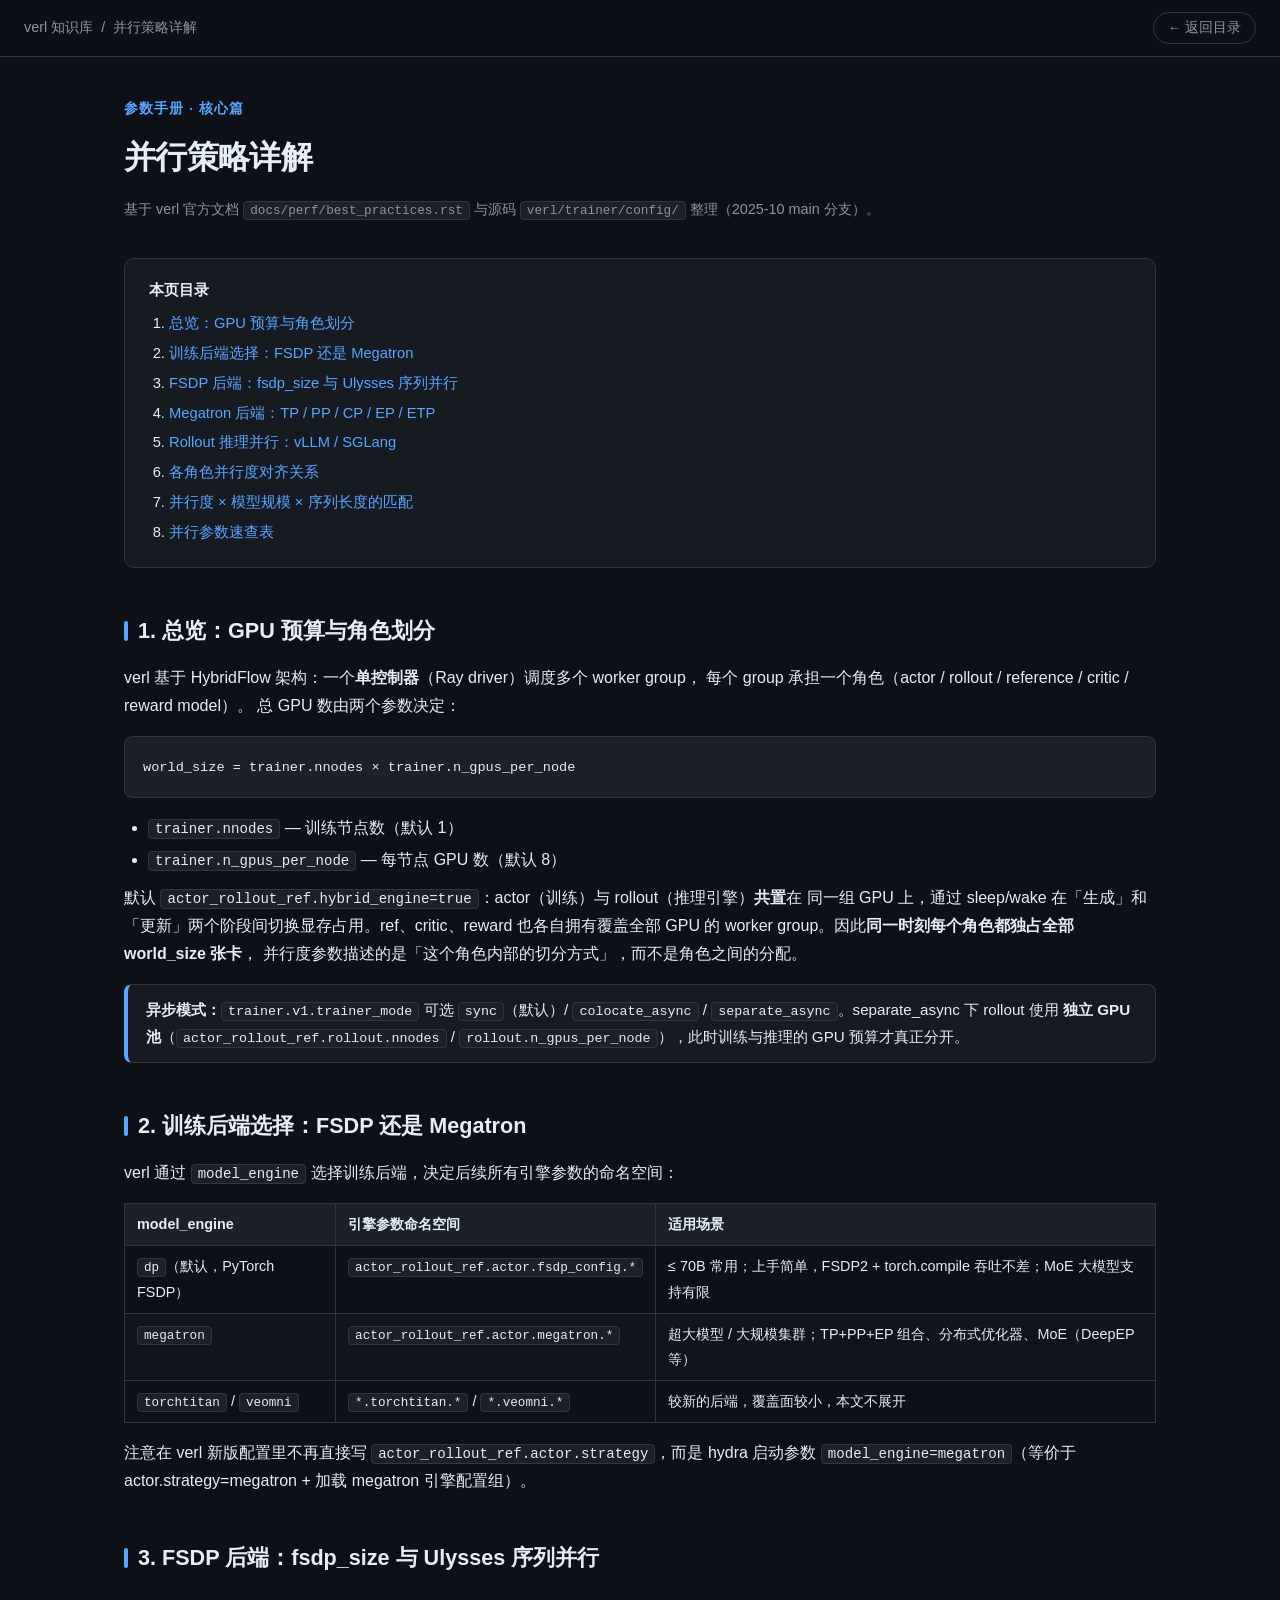
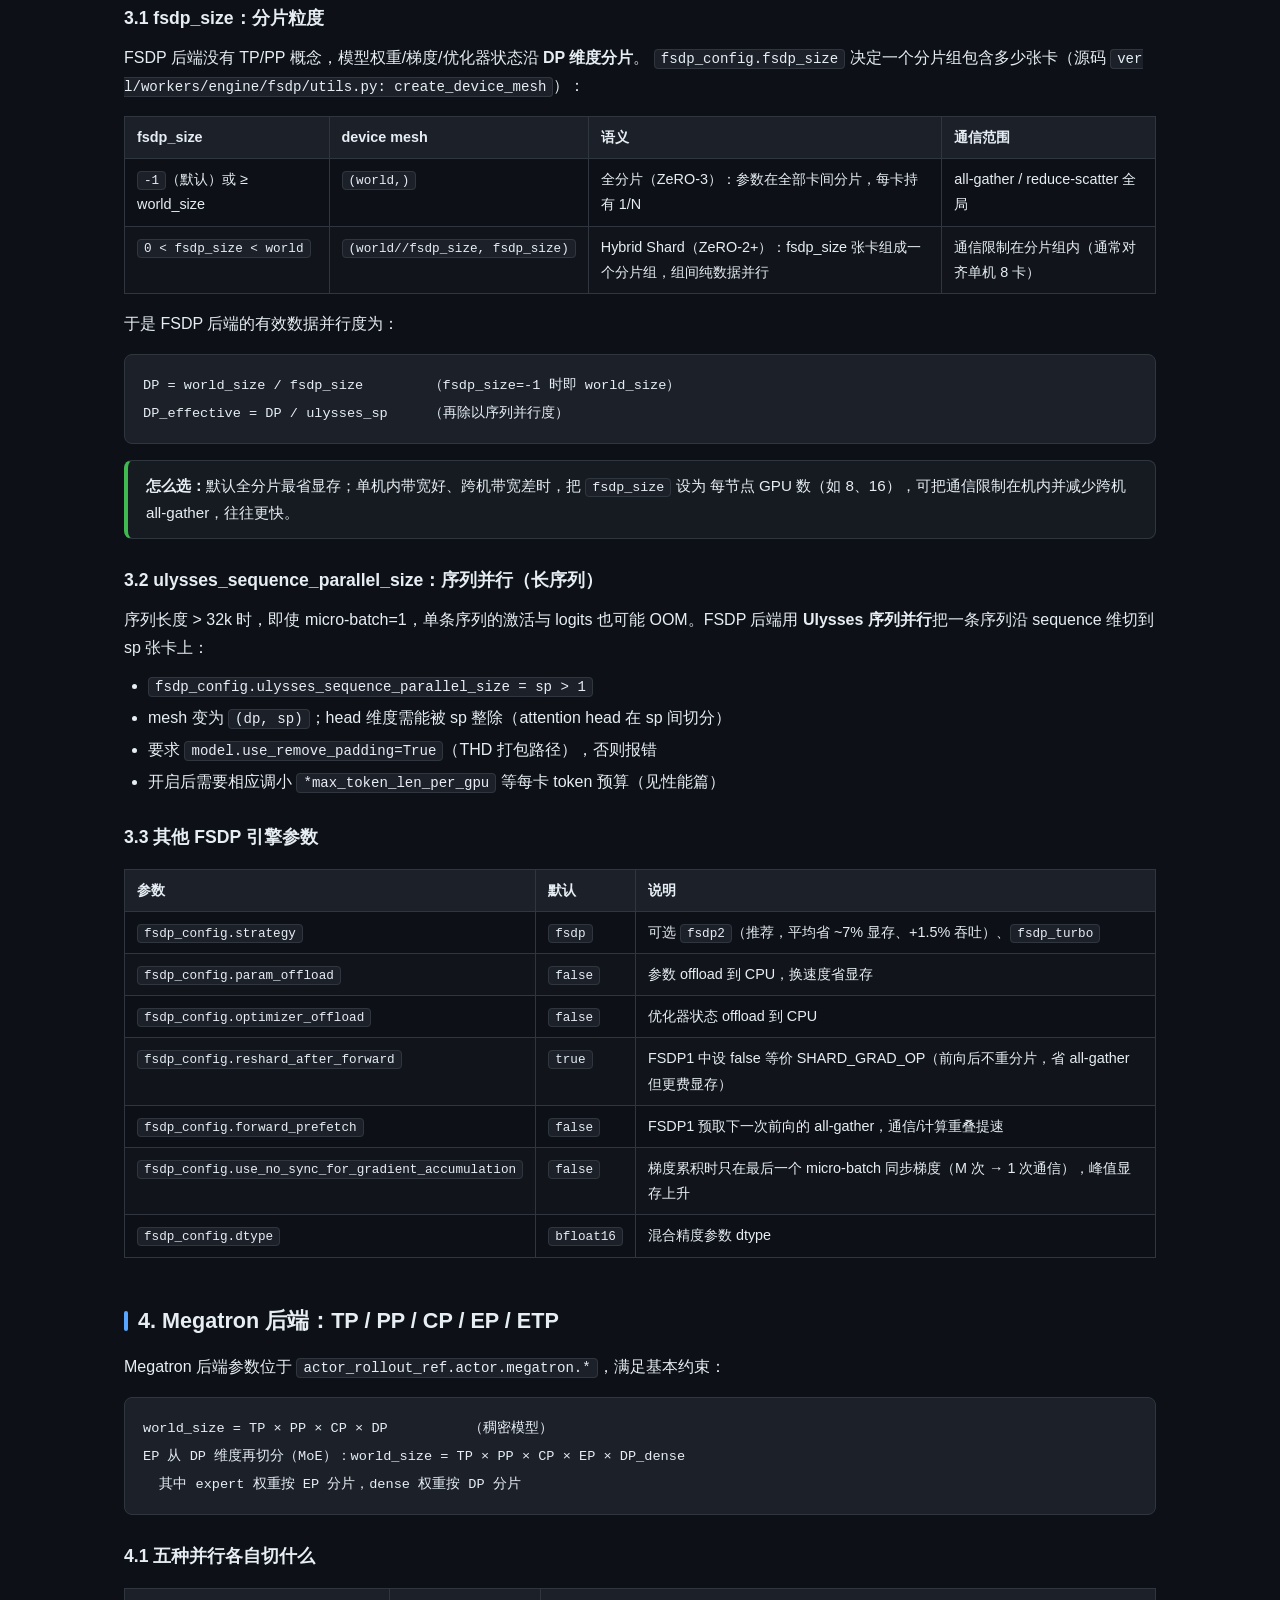
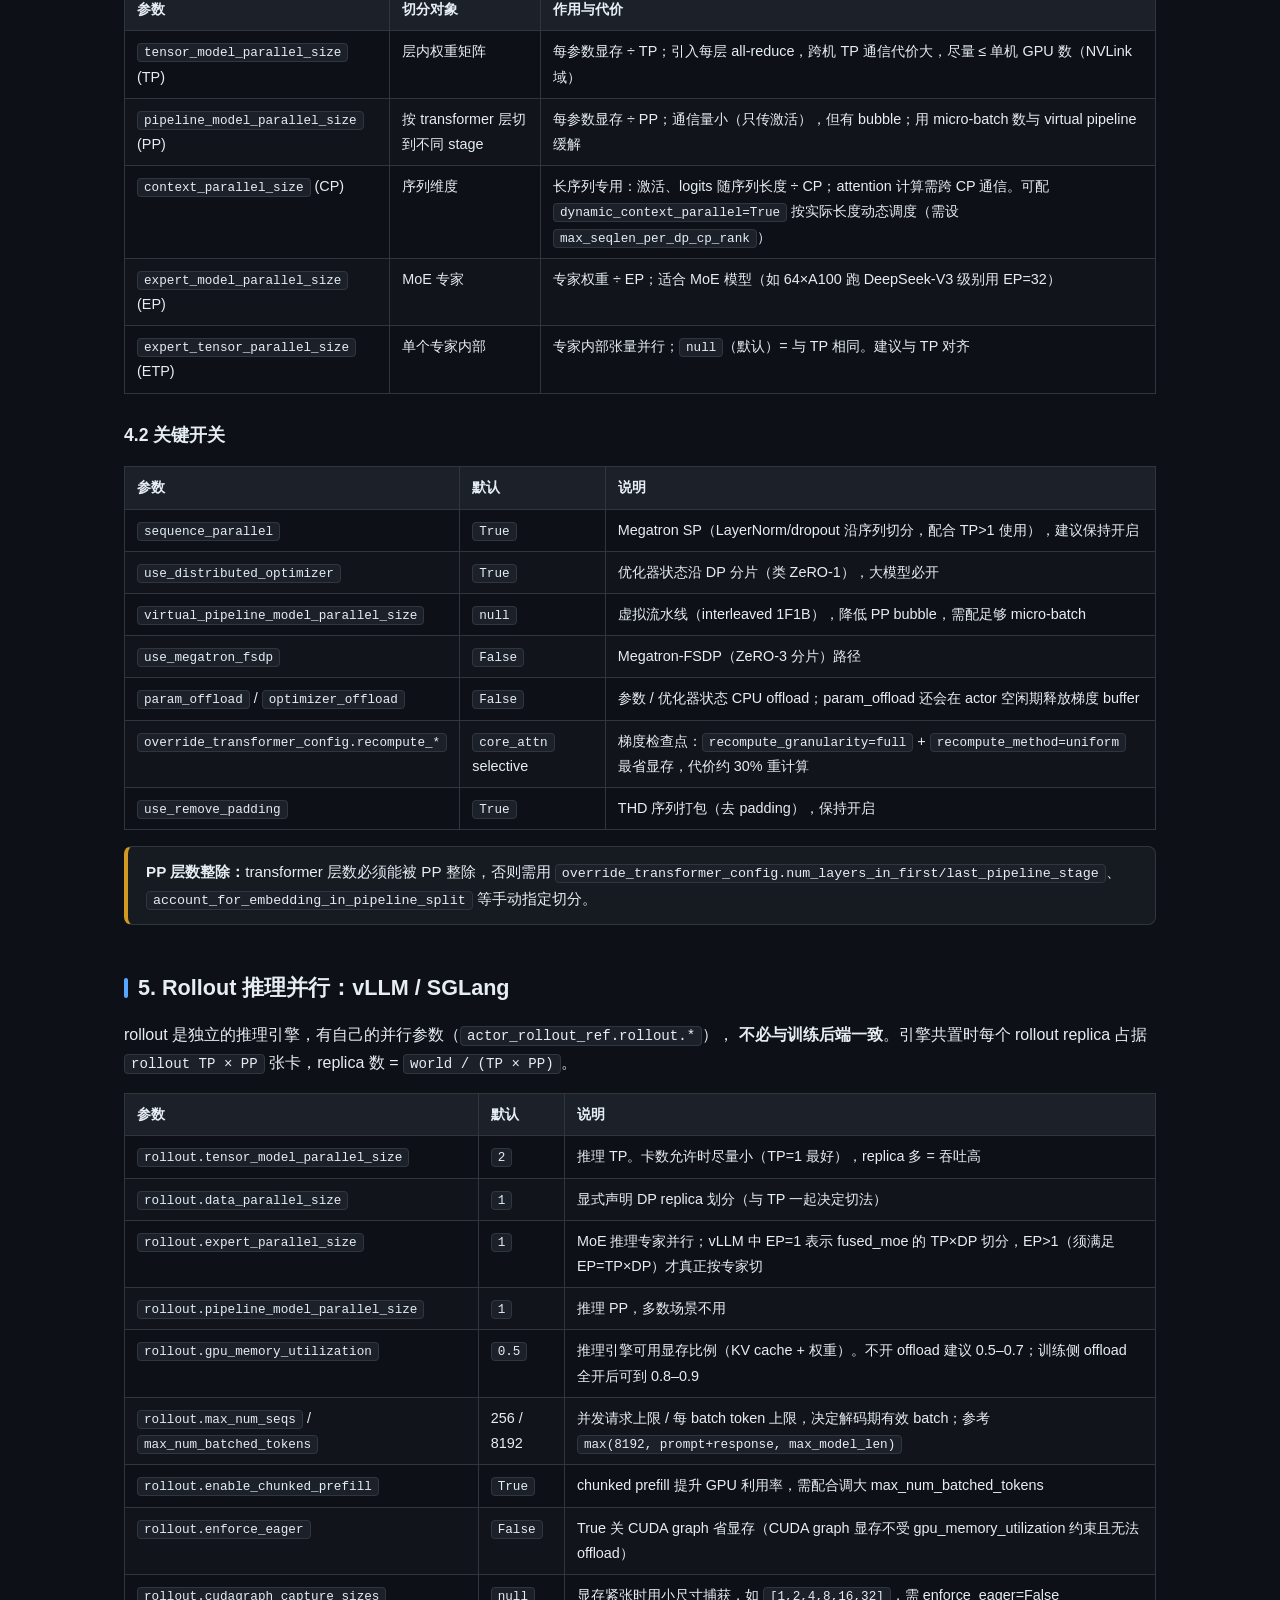
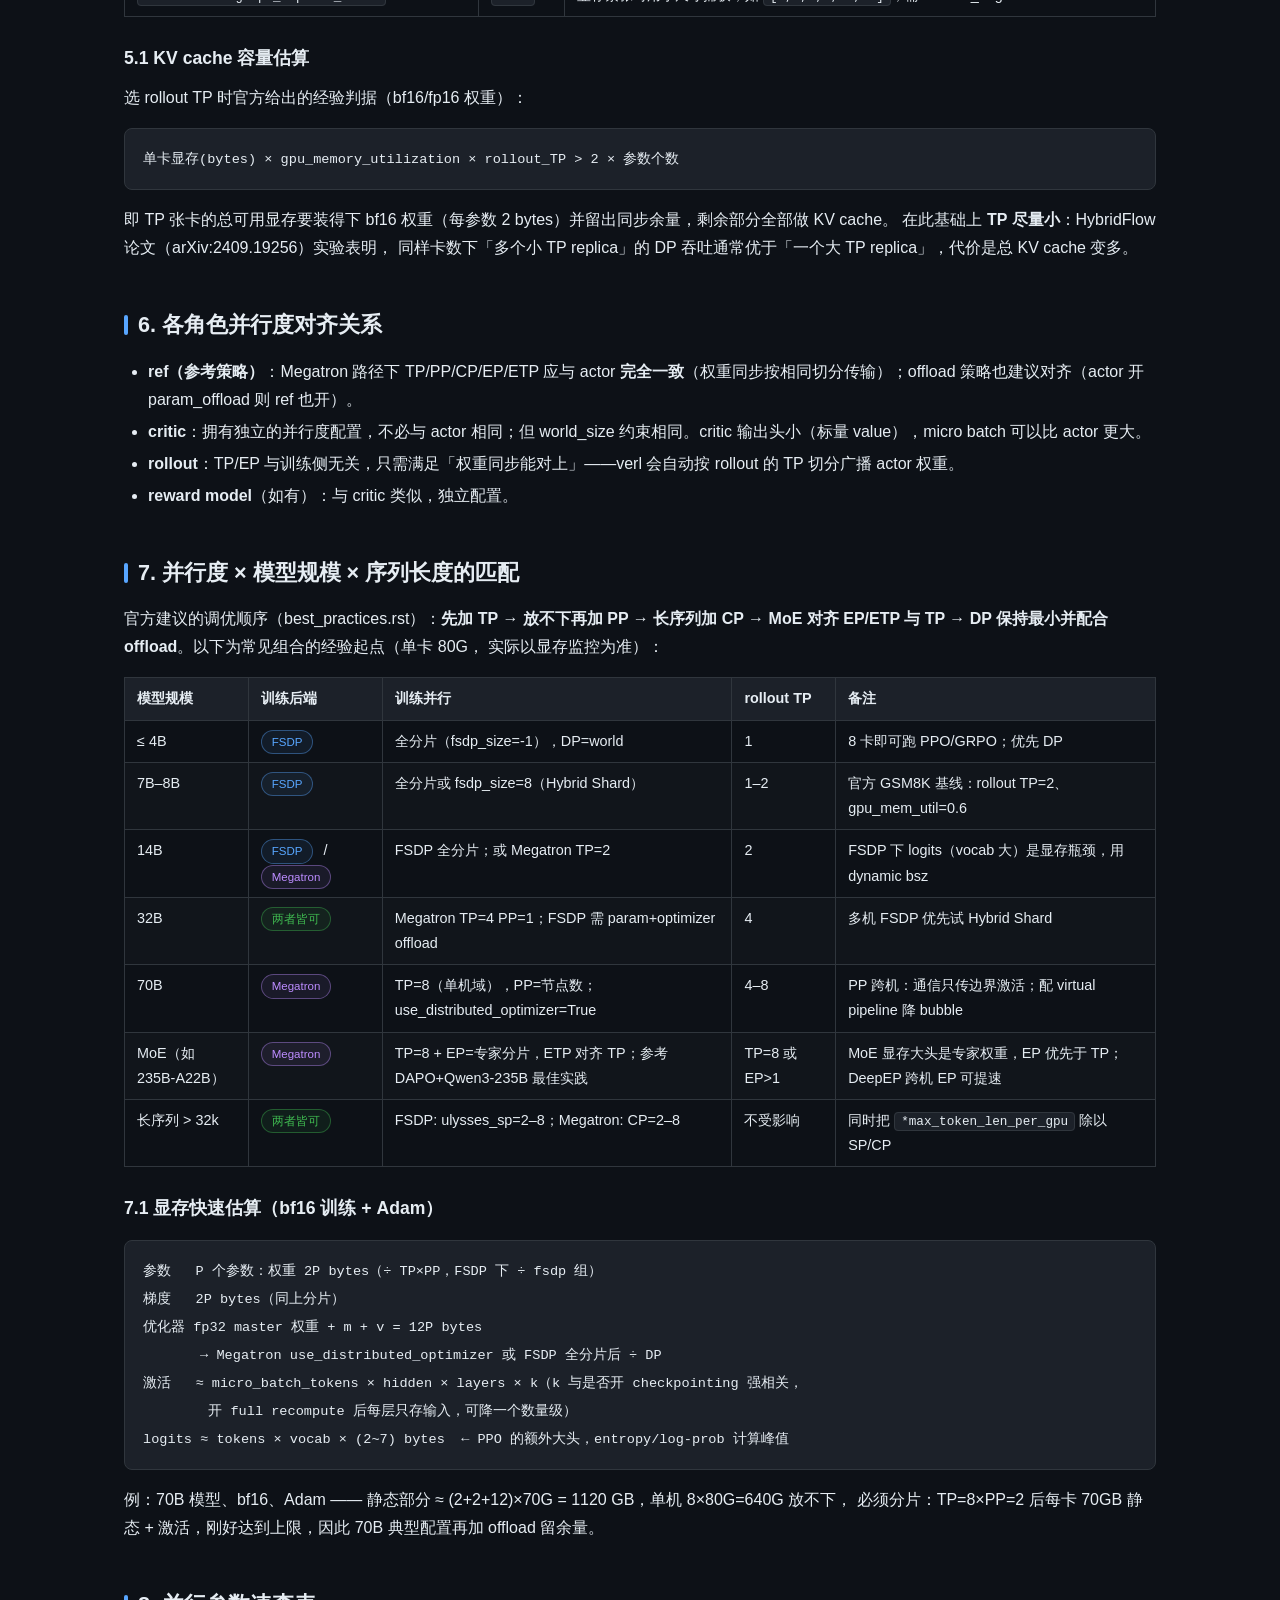
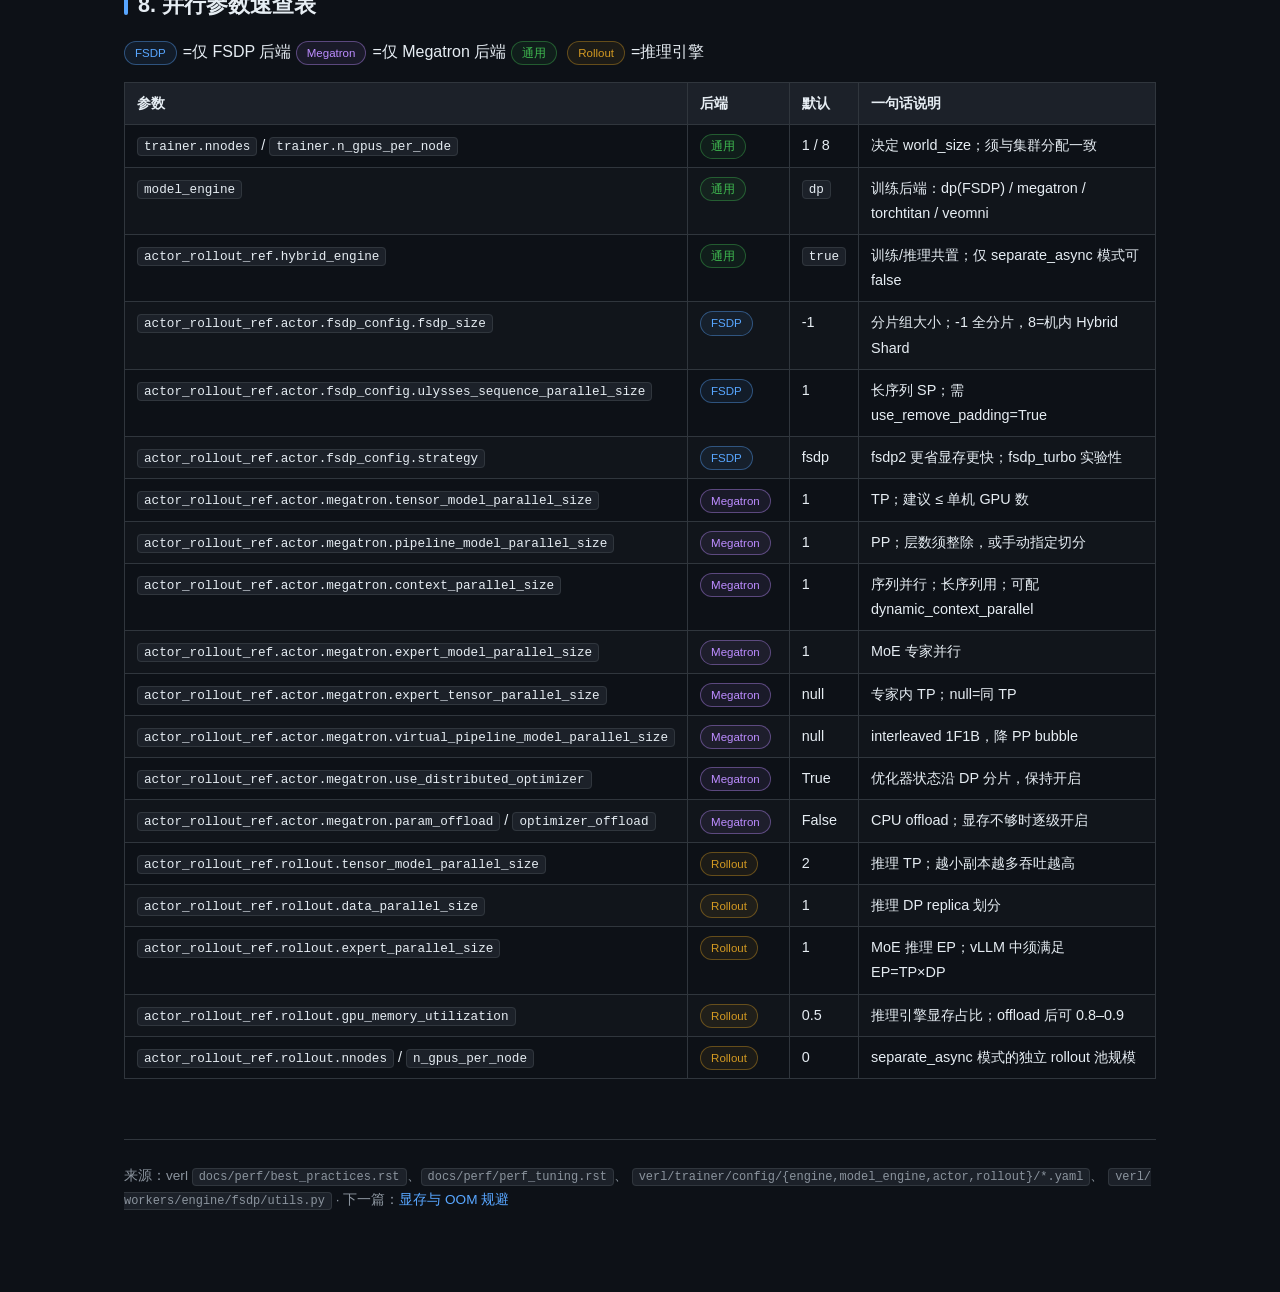
<file: docs/parallelism.html>
<!DOCTYPE html>
<html lang="zh-CN">
<head>
  <meta charset="UTF-8">
  <meta name="viewport" content="width=device-width, initial-scale=1.0">
  <title>并行策略详解 — verl 强化后训练知识库</title>
  <meta name="description" content="verl 并行参数手册：TP/PP/DP/CP/EP/ETP 含义、FSDP 与 Megatron 后端差异、rollout 推理并行、并行度与模型规模/序列长度的匹配公式。">
  <link rel="stylesheet" href="assets/style.css">
</head>
<body>

<div class="topbar">
  <div class="crumbs">
    <a href="../index.html">verl 知识库</a><span>/</span><span>并行策略详解</span>
  </div>
  <a class="back" href="../index.html">← 返回目录</a>
</div>

<div class="wrap">

<div class="doc-header">
  <div class="kicker">参数手册 · 核心篇</div>
  <h1>并行策略详解</h1>
  <div class="meta">
    基于 verl 官方文档 <code>docs/perf/best_practices.rst</code> 与源码 <code>verl/trainer/config/</code> 整理（2025-10 main 分支）。
  </div>
</div>

<nav class="toc">
  <div class="toc-title">本页目录</div>
  <ol>
    <li><a href="#overview">总览：GPU 预算与角色划分</a></li>
    <li><a href="#engine">训练后端选择：FSDP 还是 Megatron</a></li>
    <li><a href="#fsdp">FSDP 后端：fsdp_size 与 Ulysses 序列并行</a></li>
    <li><a href="#megatron">Megatron 后端：TP / PP / CP / EP / ETP</a></li>
    <li><a href="#rollout">Rollout 推理并行：vLLM / SGLang</a></li>
    <li><a href="#align">各角色并行度对齐关系</a></li>
    <li><a href="#match">并行度 × 模型规模 × 序列长度的匹配</a></li>
    <li><a href="#params">并行参数速查表</a></li>
  </ol>
</nav>

<!-- ============================================================ -->
<section class="block" id="overview">
  <h2>1. 总览：GPU 预算与角色划分</h2>
  <p>
    verl 基于 HybridFlow 架构：一个<strong>单控制器</strong>（Ray driver）调度多个 worker group，
    每个 group 承担一个角色（actor / rollout / reference / critic / reward model）。
    总 GPU 数由两个参数决定：
  </p>
  <pre><code>world_size = trainer.nnodes × trainer.n_gpus_per_node</code></pre>
  <ul class="plain">
    <li><code>trainer.nnodes</code> — 训练节点数（默认 1）</li>
    <li><code>trainer.n_gpus_per_node</code> — 每节点 GPU 数（默认 8）</li>
  </ul>
  <p>
    默认 <code>actor_rollout_ref.hybrid_engine=true</code>：actor（训练）与 rollout（推理引擎）<strong>共置</strong>在
    同一组 GPU 上，通过 sleep/wake 在「生成」和「更新」两个阶段间切换显存占用。ref、critic、reward
    也各自拥有覆盖全部 GPU 的 worker group。因此<strong>同一时刻每个角色都独占全部 world_size 张卡</strong>，
    并行度参数描述的是「这个角色内部的切分方式」，而不是角色之间的分配。
  </p>
  <div class="note">
    <b>异步模式：</b><code>trainer.v1.trainer_mode</code> 可选 <code>sync</code>（默认）/
    <code>colocate_async</code> / <code>separate_async</code>。separate_async 下 rollout 使用
    <strong>独立 GPU 池</strong>（<code>actor_rollout_ref.rollout.nnodes</code> /
    <code>rollout.n_gpus_per_node</code>），此时训练与推理的 GPU 预算才真正分开。
  </div>
</section>

<!-- ============================================================ -->
<section class="block" id="engine">
  <h2>2. 训练后端选择：FSDP 还是 Megatron</h2>
  <p>
    verl 通过 <code>model_engine</code> 选择训练后端，决定后续所有引擎参数的命名空间：
  </p>
  <table>
    <thead>
      <tr><th>model_engine</th><th>引擎参数命名空间</th><th>适用场景</th></tr>
    </thead>
    <tbody>
      <tr>
        <td><code>dp</code>（默认，PyTorch FSDP）</td>
        <td><code>actor_rollout_ref.actor.fsdp_config.*</code></td>
        <td>≤ 70B 常用；上手简单，FSDP2 + torch.compile 吞吐不差；MoE 大模型支持有限</td>
      </tr>
      <tr>
        <td><code>megatron</code></td>
        <td><code>actor_rollout_ref.actor.megatron.*</code></td>
        <td>超大模型 / 大规模集群；TP+PP+EP 组合、分布式优化器、MoE（DeepEP 等）</td>
      </tr>
      <tr>
        <td><code>torchtitan</code> / <code>veomni</code></td>
        <td><code>*.torchtitan.*</code> / <code>*.veomni.*</code></td>
        <td>较新的后端，覆盖面较小，本文不展开</td>
      </tr>
    </tbody>
  </table>
  <p>
    注意在 verl 新版配置里不再直接写 <code>actor_rollout_ref.actor.strategy</code>，而是 hydra 启动参数
    <code>model_engine=megatron</code>（等价于 actor.strategy=megatron + 加载 megatron 引擎配置组）。
  </p>
</section>

<!-- ============================================================ -->
<section class="block" id="fsdp">
  <h2>3. FSDP 后端：fsdp_size 与 Ulysses 序列并行</h2>

  <h3>3.1 fsdp_size：分片粒度</h3>
  <p>
    FSDP 后端没有 TP/PP 概念，模型权重/梯度/优化器状态沿 <strong>DP 维度分片</strong>。
    <code>fsdp_config.fsdp_size</code> 决定一个分片组包含多少张卡（源码
    <code>verl/workers/engine/fsdp/utils.py: create_device_mesh</code>）：
  </p>
  <table>
    <thead>
      <tr><th>fsdp_size</th><th>device mesh</th><th>语义</th><th>通信范围</th></tr>
    </thead>
    <tbody>
      <tr>
        <td><code>-1</code>（默认）或 ≥ world_size</td>
        <td><code>(world,)</code></td>
        <td>全分片（ZeRO-3）：参数在全部卡间分片，每卡持有 1/N</td>
        <td>all-gather / reduce-scatter 全局</td>
      </tr>
      <tr>
        <td><code>0 &lt; fsdp_size &lt; world</code></td>
        <td><code>(world//fsdp_size, fsdp_size)</code></td>
        <td>Hybrid Shard（ZeRO-2+）：fsdp_size 张卡组成一个分片组，组间纯数据并行</td>
        <td>通信限制在分片组内（通常对齐单机 8 卡）</td>
      </tr>
    </tbody>
  </table>
  <p>于是 FSDP 后端的有效数据并行度为：</p>
  <pre><code>DP = world_size / fsdp_size        （fsdp_size=-1 时即 world_size）
DP_effective = DP / ulysses_sp     （再除以序列并行度）</code></pre>
  <div class="tip">
    <b>怎么选：</b>默认全分片最省显存；单机内带宽好、跨机带宽差时，把 <code>fsdp_size</code> 设为
    每节点 GPU 数（如 8、16），可把通信限制在机内并减少跨机 all-gather，往往更快。
  </div>

  <h3>3.2 ulysses_sequence_parallel_size：序列并行（长序列）</h3>
  <p>
    序列长度 &gt; 32k 时，即使 micro-batch=1，单条序列的激活与 logits 也可能 OOM。FSDP 后端用
    <strong>Ulysses 序列并行</strong>把一条序列沿 sequence 维切到 sp 张卡上：
  </p>
  <ul class="plain">
    <li><code>fsdp_config.ulysses_sequence_parallel_size = sp &gt; 1</code></li>
    <li>mesh 变为 <code>(dp, sp)</code>；head 维度需能被 sp 整除（attention head 在 sp 间切分）</li>
    <li>要求 <code>model.use_remove_padding=True</code>（THD 打包路径），否则报错</li>
    <li>开启后需要相应调小 <code>*max_token_len_per_gpu</code> 等每卡 token 预算（见性能篇）</li>
  </ul>

  <h3>3.3 其他 FSDP 引擎参数</h3>
  <table>
    <thead><tr><th>参数</th><th>默认</th><th>说明</th></tr></thead>
    <tbody>
      <tr><td><code>fsdp_config.strategy</code></td><td><code>fsdp</code></td><td>可选 <code>fsdp2</code>（推荐，平均省 ~7% 显存、+1.5% 吞吐）、<code>fsdp_turbo</code></td></tr>
      <tr><td><code>fsdp_config.param_offload</code></td><td><code>false</code></td><td>参数 offload 到 CPU，换速度省显存</td></tr>
      <tr><td><code>fsdp_config.optimizer_offload</code></td><td><code>false</code></td><td>优化器状态 offload 到 CPU</td></tr>
      <tr><td><code>fsdp_config.reshard_after_forward</code></td><td><code>true</code></td><td>FSDP1 中设 false 等价 SHARD_GRAD_OP（前向后不重分片，省 all-gather 但更费显存）</td></tr>
      <tr><td><code>fsdp_config.forward_prefetch</code></td><td><code>false</code></td><td>FSDP1 预取下一次前向的 all-gather，通信/计算重叠提速</td></tr>
      <tr><td><code>fsdp_config.use_no_sync_for_gradient_accumulation</code></td><td><code>false</code></td><td>梯度累积时只在最后一个 micro-batch 同步梯度（M 次 → 1 次通信），峰值显存上升</td></tr>
      <tr><td><code>fsdp_config.dtype</code></td><td><code>bfloat16</code></td><td>混合精度参数 dtype</td></tr>
    </tbody>
  </table>
</section>

<!-- ============================================================ -->
<section class="block" id="megatron">
  <h2>4. Megatron 后端：TP / PP / CP / EP / ETP</h2>
  <p>
    Megatron 后端参数位于 <code>actor_rollout_ref.actor.megatron.*</code>，满足基本约束：
  </p>
  <pre><code>world_size = TP × PP × CP × DP          （稠密模型）
EP 从 DP 维度再切分（MoE）：world_size = TP × PP × CP × EP × DP_dense
  其中 expert 权重按 EP 分片，dense 权重按 DP 分片</code></pre>

  <h3>4.1 五种并行各自切什么</h3>
  <table>
    <thead><tr><th>参数</th><th>切分对象</th><th>作用与代价</th></tr></thead>
    <tbody>
      <tr>
        <td><code>tensor_model_parallel_size</code> (TP)</td>
        <td>层内权重矩阵</td>
        <td>每参数显存 ÷ TP；引入每层 all-reduce，跨机 TP 通信代价大，尽量 ≤ 单机 GPU 数（NVLink 域）</td>
      </tr>
      <tr>
        <td><code>pipeline_model_parallel_size</code> (PP)</td>
        <td>按 transformer 层切到不同 stage</td>
        <td>每参数显存 ÷ PP；通信量小（只传激活），但有 bubble；用 micro-batch 数与 virtual pipeline 缓解</td>
      </tr>
      <tr>
        <td><code>context_parallel_size</code> (CP)</td>
        <td>序列维度</td>
        <td>长序列专用：激活、logits 随序列长度 ÷ CP；attention 计算需跨 CP 通信。可配 <code>dynamic_context_parallel=True</code> 按实际长度动态调度（需设 <code>max_seqlen_per_dp_cp_rank</code>）</td>
      </tr>
      <tr>
        <td><code>expert_model_parallel_size</code> (EP)</td>
        <td>MoE 专家</td>
        <td>专家权重 ÷ EP；适合 MoE 模型（如 64×A100 跑 DeepSeek-V3 级别用 EP=32）</td>
      </tr>
      <tr>
        <td><code>expert_tensor_parallel_size</code> (ETP)</td>
        <td>单个专家内部</td>
        <td>专家内部张量并行；<code>null</code>（默认）= 与 TP 相同。建议与 TP 对齐</td>
      </tr>
    </tbody>
  </table>

  <h3>4.2 关键开关</h3>
  <table>
    <thead><tr><th>参数</th><th>默认</th><th>说明</th></tr></thead>
    <tbody>
      <tr><td><code>sequence_parallel</code></td><td><code>True</code></td><td>Megatron SP（LayerNorm/dropout 沿序列切分，配合 TP&gt;1 使用），建议保持开启</td></tr>
      <tr><td><code>use_distributed_optimizer</code></td><td><code>True</code></td><td>优化器状态沿 DP 分片（类 ZeRO-1），大模型必开</td></tr>
      <tr><td><code>virtual_pipeline_model_parallel_size</code></td><td><code>null</code></td><td>虚拟流水线（interleaved 1F1B），降低 PP bubble，需配足够 micro-batch</td></tr>
      <tr><td><code>use_megatron_fsdp</code></td><td><code>False</code></td><td>Megatron-FSDP（ZeRO-3 分片）路径</td></tr>
      <tr><td><code>param_offload</code> / <code>optimizer_offload</code></td><td><code>False</code></td><td>参数 / 优化器状态 CPU offload；param_offload 还会在 actor 空闲期释放梯度 buffer</td></tr>
      <tr><td><code>override_transformer_config.recompute_*</code></td><td><code>core_attn</code> selective</td><td>梯度检查点：<code>recompute_granularity=full</code> + <code>recompute_method=uniform</code> 最省显存，代价约 30% 重计算</td></tr>
      <tr><td><code>use_remove_padding</code></td><td><code>True</code></td><td>THD 序列打包（去 padding），保持开启</td></tr>
    </tbody>
  </table>

  <div class="warn">
    <b>PP 层数整除：</b>transformer 层数必须能被 PP 整除，否则需用
    <code>override_transformer_config.num_layers_in_first/last_pipeline_stage</code>、
    <code>account_for_embedding_in_pipeline_split</code> 等手动指定切分。
  </div>
</section>

<!-- ============================================================ -->
<section class="block" id="rollout">
  <h2>5. Rollout 推理并行：vLLM / SGLang</h2>
  <p>
    rollout 是独立的推理引擎，有自己的并行参数（<code>actor_rollout_ref.rollout.*</code>），
    <strong>不必与训练后端一致</strong>。引擎共置时每个 rollout replica 占据
    <code>rollout TP × PP</code> 张卡，replica 数 = <code>world / (TP × PP)</code>。
  </p>
  <table>
    <thead><tr><th>参数</th><th>默认</th><th>说明</th></tr></thead>
    <tbody>
      <tr><td><code>rollout.tensor_model_parallel_size</code></td><td><code>2</code></td><td>推理 TP。卡数允许时尽量小（TP=1 最好），replica 多 = 吞吐高</td></tr>
      <tr><td><code>rollout.data_parallel_size</code></td><td><code>1</code></td><td>显式声明 DP replica 划分（与 TP 一起决定切法）</td></tr>
      <tr><td><code>rollout.expert_parallel_size</code></td><td><code>1</code></td><td>MoE 推理专家并行；vLLM 中 EP=1 表示 fused_moe 的 TP×DP 切分，EP&gt;1（须满足 EP=TP×DP）才真正按专家切</td></tr>
      <tr><td><code>rollout.pipeline_model_parallel_size</code></td><td><code>1</code></td><td>推理 PP，多数场景不用</td></tr>
      <tr><td><code>rollout.gpu_memory_utilization</code></td><td><code>0.5</code></td><td>推理引擎可用显存比例（KV cache + 权重）。不开 offload 建议 0.5–0.7；训练侧 offload 全开后可到 0.8–0.9</td></tr>
      <tr><td><code>rollout.max_num_seqs</code> / <code>max_num_batched_tokens</code></td><td>256 / 8192</td><td>并发请求上限 / 每 batch token 上限，决定解码期有效 batch；参考 <code>max(8192, prompt+response, max_model_len)</code></td></tr>
      <tr><td><code>rollout.enable_chunked_prefill</code></td><td><code>True</code></td><td>chunked prefill 提升 GPU 利用率，需配合调大 max_num_batched_tokens</td></tr>
      <tr><td><code>rollout.enforce_eager</code></td><td><code>False</code></td><td>True 关 CUDA graph 省显存（CUDA graph 显存不受 gpu_memory_utilization 约束且无法 offload）</td></tr>
      <tr><td><code>rollout.cudagraph_capture_sizes</code></td><td><code>null</code></td><td>显存紧张时用小尺寸捕获，如 <code>[1,2,4,8,16,32]</code>，需 enforce_eager=False</td></tr>
    </tbody>
  </table>

  <h3>5.1 KV cache 容量估算</h3>
  <p>选 rollout TP 时官方给出的经验判据（bf16/fp16 权重）：</p>
  <pre><code>单卡显存(bytes) × gpu_memory_utilization × rollout_TP &gt; 2 × 参数个数</code></pre>
  <p>
    即 TP 张卡的总可用显存要装得下 bf16 权重（每参数 2 bytes）并留出同步余量，剩余部分全部做 KV cache。
    在此基础上 <strong>TP 尽量小</strong>：HybridFlow 论文（arXiv:2409.19256）实验表明，
    同样卡数下「多个小 TP replica」的 DP 吞吐通常优于「一个大 TP replica」，代价是总 KV cache 变多。
  </p>
</section>

<!-- ============================================================ -->
<section class="block" id="align">
  <h2>6. 各角色并行度对齐关系</h2>
  <ul class="plain">
    <li><strong>ref（参考策略）</strong>：Megatron 路径下 TP/PP/CP/EP/ETP 应与 actor <strong>完全一致</strong>（权重同步按相同切分传输）；offload 策略也建议对齐（actor 开 param_offload 则 ref 也开）。</li>
    <li><strong>critic</strong>：拥有独立的并行度配置，不必与 actor 相同；但 world_size 约束相同。critic 输出头小（标量 value），micro batch 可以比 actor 更大。</li>
    <li><strong>rollout</strong>：TP/EP 与训练侧无关，只需满足「权重同步能对上」——verl 会自动按 rollout 的 TP 切分广播 actor 权重。</li>
    <li><strong>reward model</strong>（如有）：与 critic 类似，独立配置。</li>
  </ul>
</section>

<!-- ============================================================ -->
<section class="block" id="match">
  <h2>7. 并行度 × 模型规模 × 序列长度的匹配</h2>
  <p>
    官方建议的调优顺序（best_practices.rst）：<strong>先加 TP → 放不下再加 PP → 长序列加 CP →
    MoE 对齐 EP/ETP 与 TP → DP 保持最小并配合 offload</strong>。以下为常见组合的经验起点（单卡 80G，
    实际以显存监控为准）：
  </p>
  <table>
    <thead>
      <tr><th>模型规模</th><th>训练后端</th><th>训练并行</th><th>rollout TP</th><th>备注</th></tr>
    </thead>
    <tbody>
      <tr>
        <td>≤ 4B</td>
        <td><span class="pill fsdp">FSDP</span></td>
        <td>全分片（fsdp_size=-1），DP=world</td>
        <td>1</td>
        <td>8 卡即可跑 PPO/GRPO；优先 DP</td>
      </tr>
      <tr>
        <td>7B–8B</td>
        <td><span class="pill fsdp">FSDP</span></td>
        <td>全分片或 fsdp_size=8（Hybrid Shard）</td>
        <td>1–2</td>
        <td>官方 GSM8K 基线：rollout TP=2、gpu_mem_util=0.6</td>
      </tr>
      <tr>
        <td>14B</td>
        <td><span class="pill fsdp">FSDP</span> / <span class="pill megatron">Megatron</span></td>
        <td>FSDP 全分片；或 Megatron TP=2</td>
        <td>2</td>
        <td>FSDP 下 logits（vocab 大）是显存瓶颈，用 dynamic bsz</td>
      </tr>
      <tr>
        <td>32B</td>
        <td><span class="pill both">两者皆可</span></td>
        <td>Megatron TP=4 PP=1；FSDP 需 param+optimizer offload</td>
        <td>4</td>
        <td>多机 FSDP 优先试 Hybrid Shard</td>
      </tr>
      <tr>
        <td>70B</td>
        <td><span class="pill megatron">Megatron</span></td>
        <td>TP=8（单机域），PP=节点数；use_distributed_optimizer=True</td>
        <td>4–8</td>
        <td>PP 跨机：通信只传边界激活；配 virtual pipeline 降 bubble</td>
      </tr>
      <tr>
        <td>MoE（如 235B-A22B）</td>
        <td><span class="pill megatron">Megatron</span></td>
        <td>TP=8 + EP=专家分片，ETP 对齐 TP；参考 DAPO+Qwen3-235B 最佳实践</td>
        <td>TP=8 或 EP&gt;1</td>
        <td>MoE 显存大头是专家权重，EP 优先于 TP；DeepEP 跨机 EP 可提速</td>
      </tr>
      <tr>
        <td>长序列 &gt; 32k</td>
        <td><span class="pill both">两者皆可</span></td>
        <td>FSDP: ulysses_sp=2–8；Megatron: CP=2–8</td>
        <td>不受影响</td>
        <td>同时把 <code>*max_token_len_per_gpu</code> 除以 SP/CP</td>
      </tr>
    </tbody>
  </table>

  <h3>7.1 显存快速估算（bf16 训练 + Adam）</h3>
  <pre><code>参数   P 个参数：权重 2P bytes（÷ TP×PP，FSDP 下 ÷ fsdp 组）
梯度   2P bytes（同上分片）
优化器 fp32 master 权重 + m + v = 12P bytes
       → Megatron use_distributed_optimizer 或 FSDP 全分片后 ÷ DP
激活   ≈ micro_batch_tokens × hidden × layers × k（k 与是否开 checkpointing 强相关，
        开 full recompute 后每层只存输入，可降一个数量级）
logits ≈ tokens × vocab × (2~7) bytes  ← PPO 的额外大头，entropy/log-prob 计算峰值</code></pre>
  <p>
    例：70B 模型、bf16、Adam —— 静态部分 ≈ (2+2+12)×70G = 1120 GB，单机 8×80G=640G 放不下，
    必须分片：TP=8×PP=2 后每卡 70GB 静态 + 激活，刚好达到上限，因此 70B 典型配置再加 offload 留余量。
  </p>
</section>

<!-- ============================================================ -->
<section class="block" id="params">
  <h2>8. 并行参数速查表</h2>
  <p>
    <span class="pill fsdp">FSDP</span>=仅 FSDP 后端
    <span class="pill megatron">Megatron</span>=仅 Megatron 后端
    <span class="pill both">通用</span>
    <span class="pill rollout">Rollout</span>=推理引擎
  </p>
  <table>
    <thead><tr><th>参数</th><th>后端</th><th>默认</th><th>一句话说明</th></tr></thead>
    <tbody>
      <tr><td><code>trainer.nnodes</code> / <code>trainer.n_gpus_per_node</code></td><td><span class="pill both">通用</span></td><td>1 / 8</td><td>决定 world_size；须与集群分配一致</td></tr>
      <tr><td><code>model_engine</code></td><td><span class="pill both">通用</span></td><td><code>dp</code></td><td>训练后端：dp(FSDP) / megatron / torchtitan / veomni</td></tr>
      <tr><td><code>actor_rollout_ref.hybrid_engine</code></td><td><span class="pill both">通用</span></td><td><code>true</code></td><td>训练/推理共置；仅 separate_async 模式可 false</td></tr>
      <tr><td><code>actor_rollout_ref.actor.fsdp_config.fsdp_size</code></td><td><span class="pill fsdp">FSDP</span></td><td>-1</td><td>分片组大小；-1 全分片，8=机内 Hybrid Shard</td></tr>
      <tr><td><code>actor_rollout_ref.actor.fsdp_config.ulysses_sequence_parallel_size</code></td><td><span class="pill fsdp">FSDP</span></td><td>1</td><td>长序列 SP；需 use_remove_padding=True</td></tr>
      <tr><td><code>actor_rollout_ref.actor.fsdp_config.strategy</code></td><td><span class="pill fsdp">FSDP</span></td><td>fsdp</td><td>fsdp2 更省显存更快；fsdp_turbo 实验性</td></tr>
      <tr><td><code>actor_rollout_ref.actor.megatron.tensor_model_parallel_size</code></td><td><span class="pill megatron">Megatron</span></td><td>1</td><td>TP；建议 ≤ 单机 GPU 数</td></tr>
      <tr><td><code>actor_rollout_ref.actor.megatron.pipeline_model_parallel_size</code></td><td><span class="pill megatron">Megatron</span></td><td>1</td><td>PP；层数须整除，或手动指定切分</td></tr>
      <tr><td><code>actor_rollout_ref.actor.megatron.context_parallel_size</code></td><td><span class="pill megatron">Megatron</span></td><td>1</td><td>序列并行；长序列用；可配 dynamic_context_parallel</td></tr>
      <tr><td><code>actor_rollout_ref.actor.megatron.expert_model_parallel_size</code></td><td><span class="pill megatron">Megatron</span></td><td>1</td><td>MoE 专家并行</td></tr>
      <tr><td><code>actor_rollout_ref.actor.megatron.expert_tensor_parallel_size</code></td><td><span class="pill megatron">Megatron</span></td><td>null</td><td>专家内 TP；null=同 TP</td></tr>
      <tr><td><code>actor_rollout_ref.actor.megatron.virtual_pipeline_model_parallel_size</code></td><td><span class="pill megatron">Megatron</span></td><td>null</td><td>interleaved 1F1B，降 PP bubble</td></tr>
      <tr><td><code>actor_rollout_ref.actor.megatron.use_distributed_optimizer</code></td><td><span class="pill megatron">Megatron</span></td><td>True</td><td>优化器状态沿 DP 分片，保持开启</td></tr>
      <tr><td><code>actor_rollout_ref.actor.megatron.param_offload</code> / <code>optimizer_offload</code></td><td><span class="pill megatron">Megatron</span></td><td>False</td><td>CPU offload；显存不够时逐级开启</td></tr>
      <tr><td><code>actor_rollout_ref.rollout.tensor_model_parallel_size</code></td><td><span class="pill rollout">Rollout</span></td><td>2</td><td>推理 TP；越小副本越多吞吐越高</td></tr>
      <tr><td><code>actor_rollout_ref.rollout.data_parallel_size</code></td><td><span class="pill rollout">Rollout</span></td><td>1</td><td>推理 DP replica 划分</td></tr>
      <tr><td><code>actor_rollout_ref.rollout.expert_parallel_size</code></td><td><span class="pill rollout">Rollout</span></td><td>1</td><td>MoE 推理 EP；vLLM 中须满足 EP=TP×DP</td></tr>
      <tr><td><code>actor_rollout_ref.rollout.gpu_memory_utilization</code></td><td><span class="pill rollout">Rollout</span></td><td>0.5</td><td>推理引擎显存占比；offload 后可 0.8–0.9</td></tr>
      <tr><td><code>actor_rollout_ref.rollout.nnodes</code> / <code>n_gpus_per_node</code></td><td><span class="pill rollout">Rollout</span></td><td>0</td><td>separate_async 模式的独立 rollout 池规模</td></tr>
    </tbody>
  </table>
</section>

<footer class="doc-footer">
  来源：verl <code>docs/perf/best_practices.rst</code>、<code>docs/perf/perf_tuning.rst</code>、
  <code>verl/trainer/config/{engine,model_engine,actor,rollout}/*.yaml</code>、
  <code>verl/workers/engine/fsdp/utils.py</code> ·
  下一篇：<a href="memory.html">显存与 OOM 规避</a>
</footer>

</div>
</body>
</html>
</file>
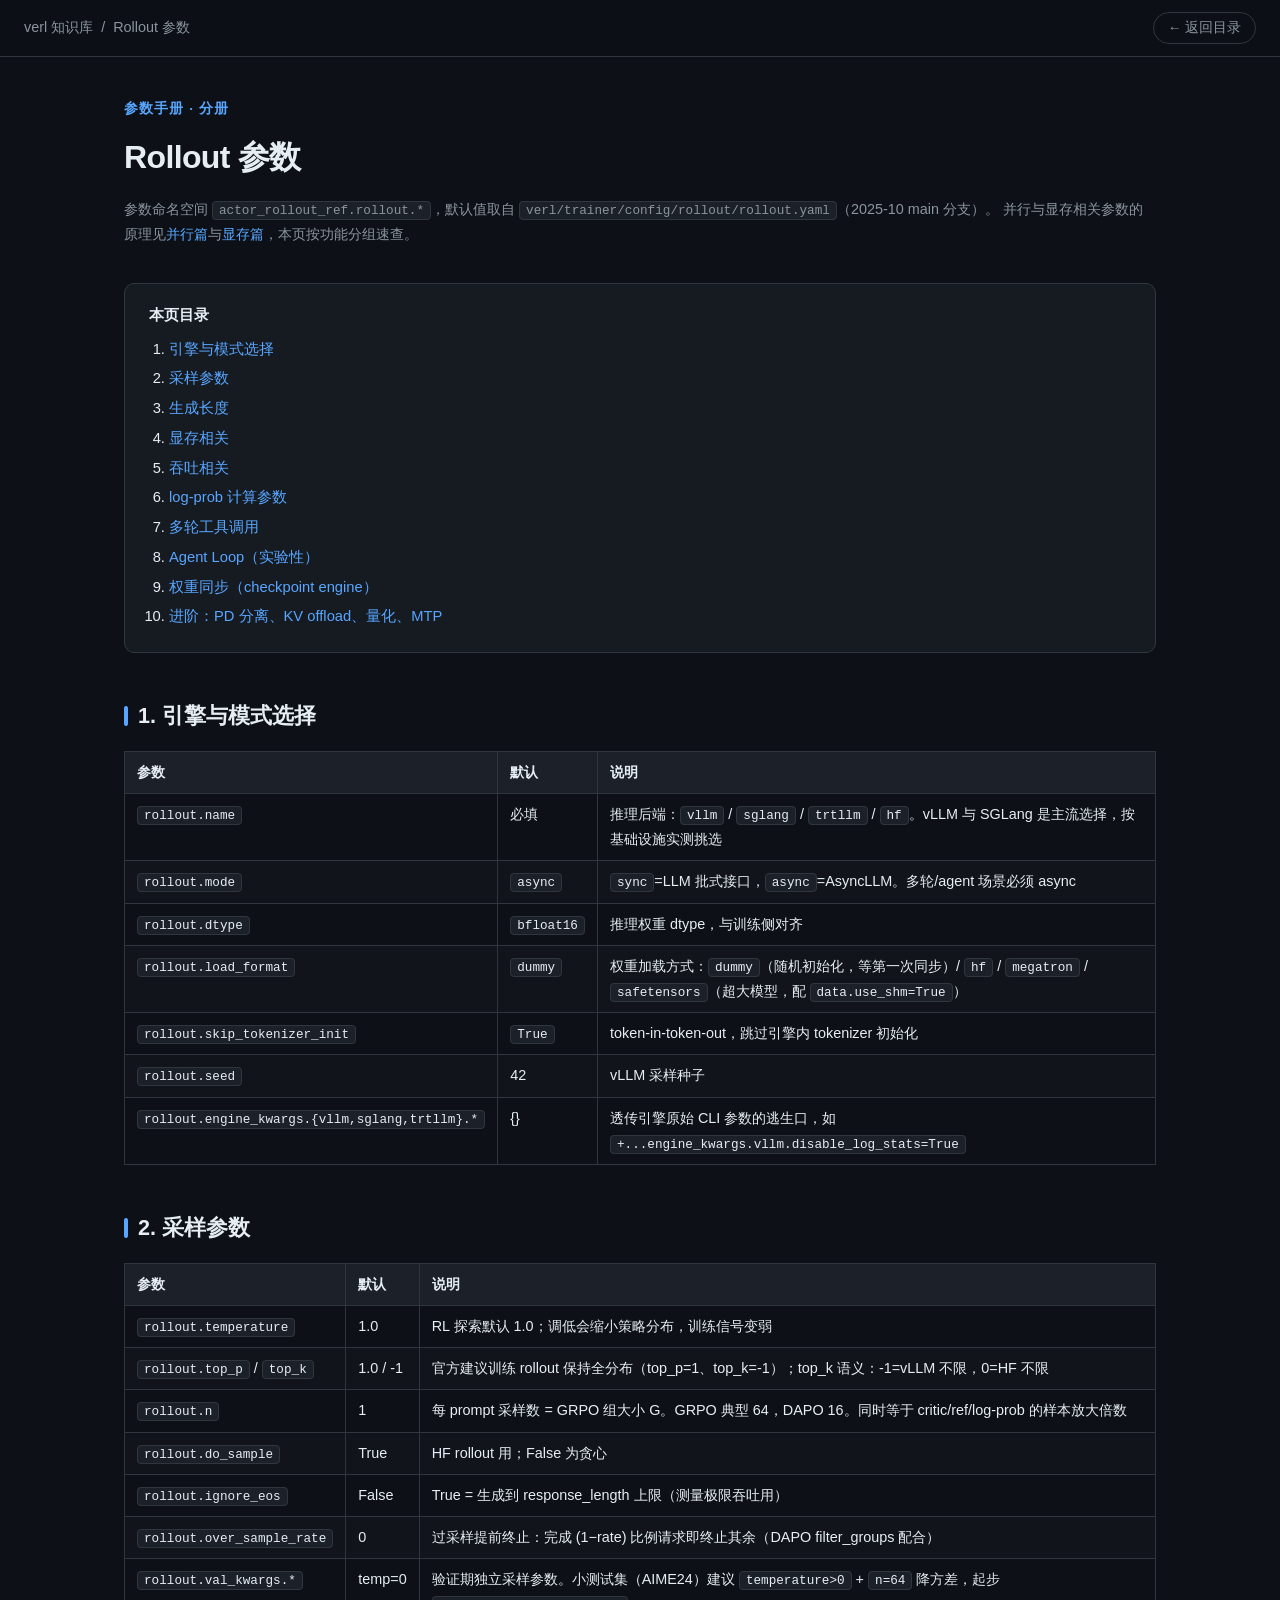
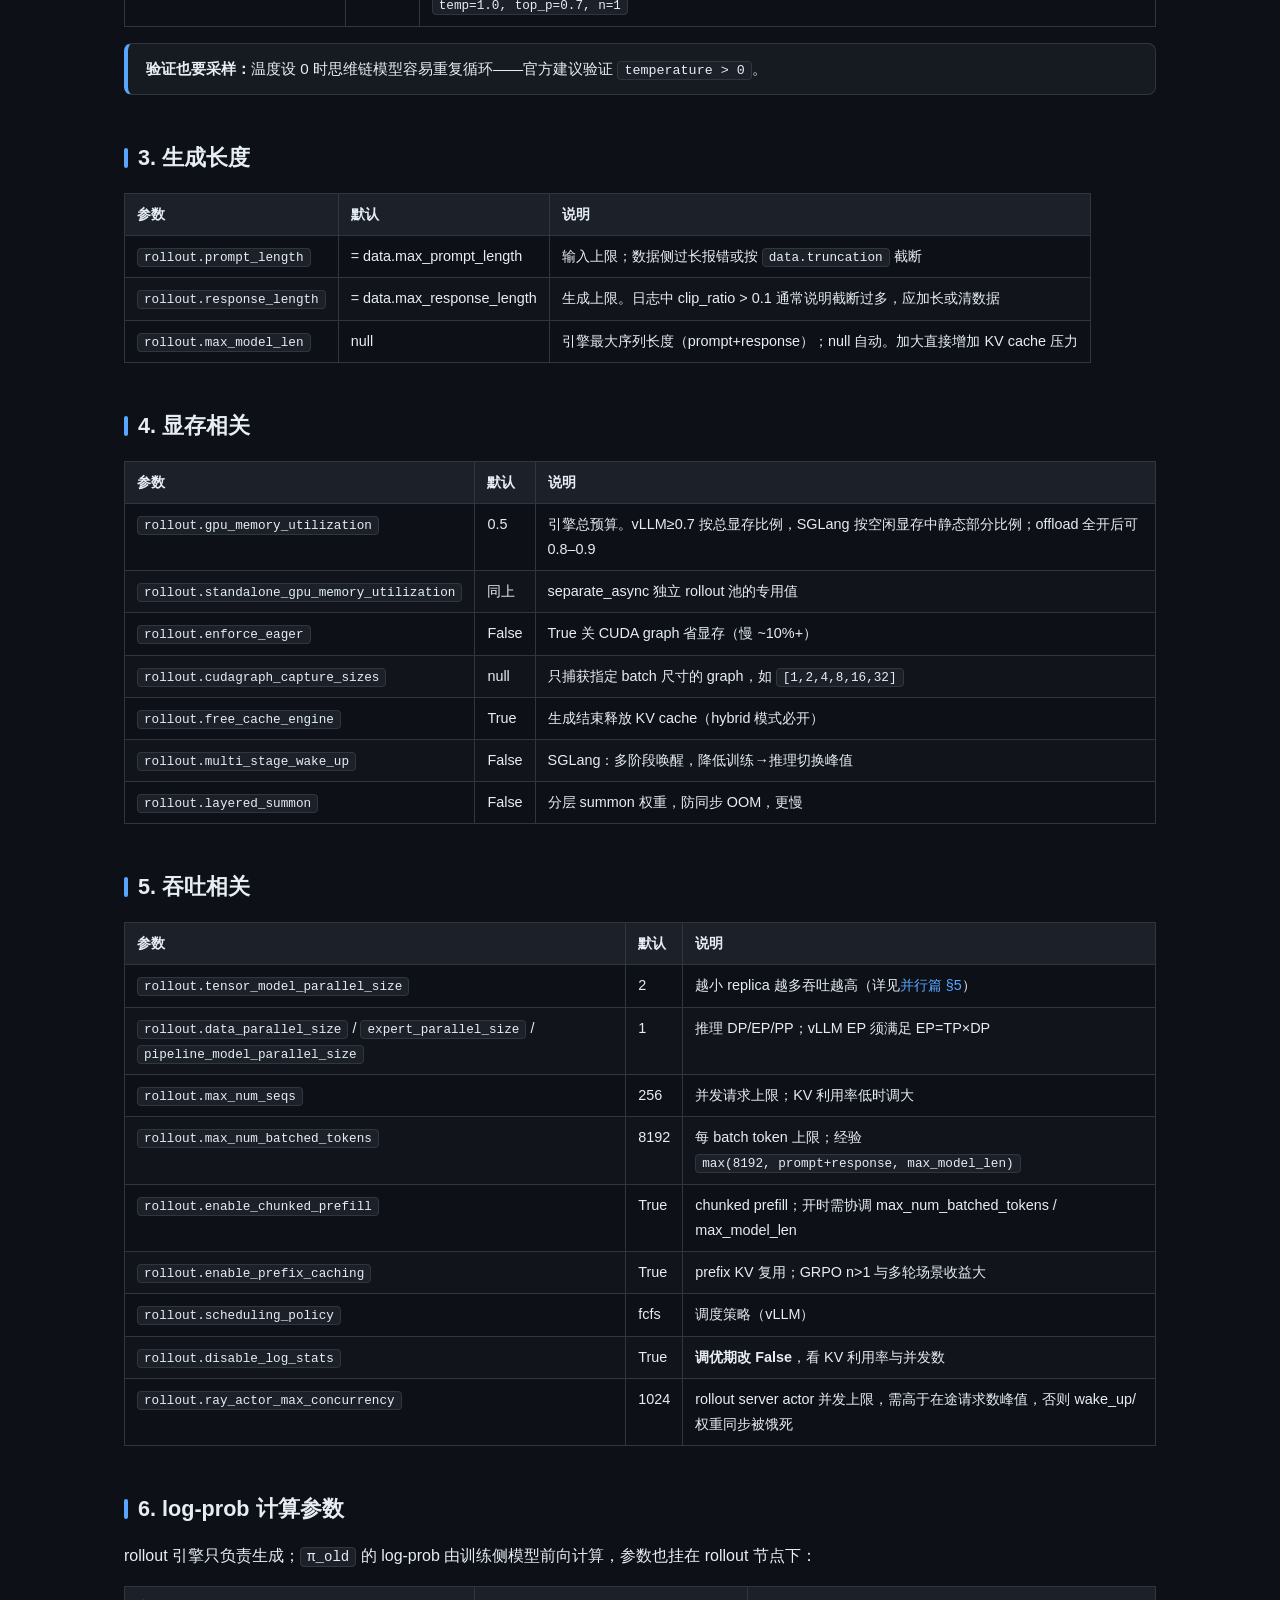
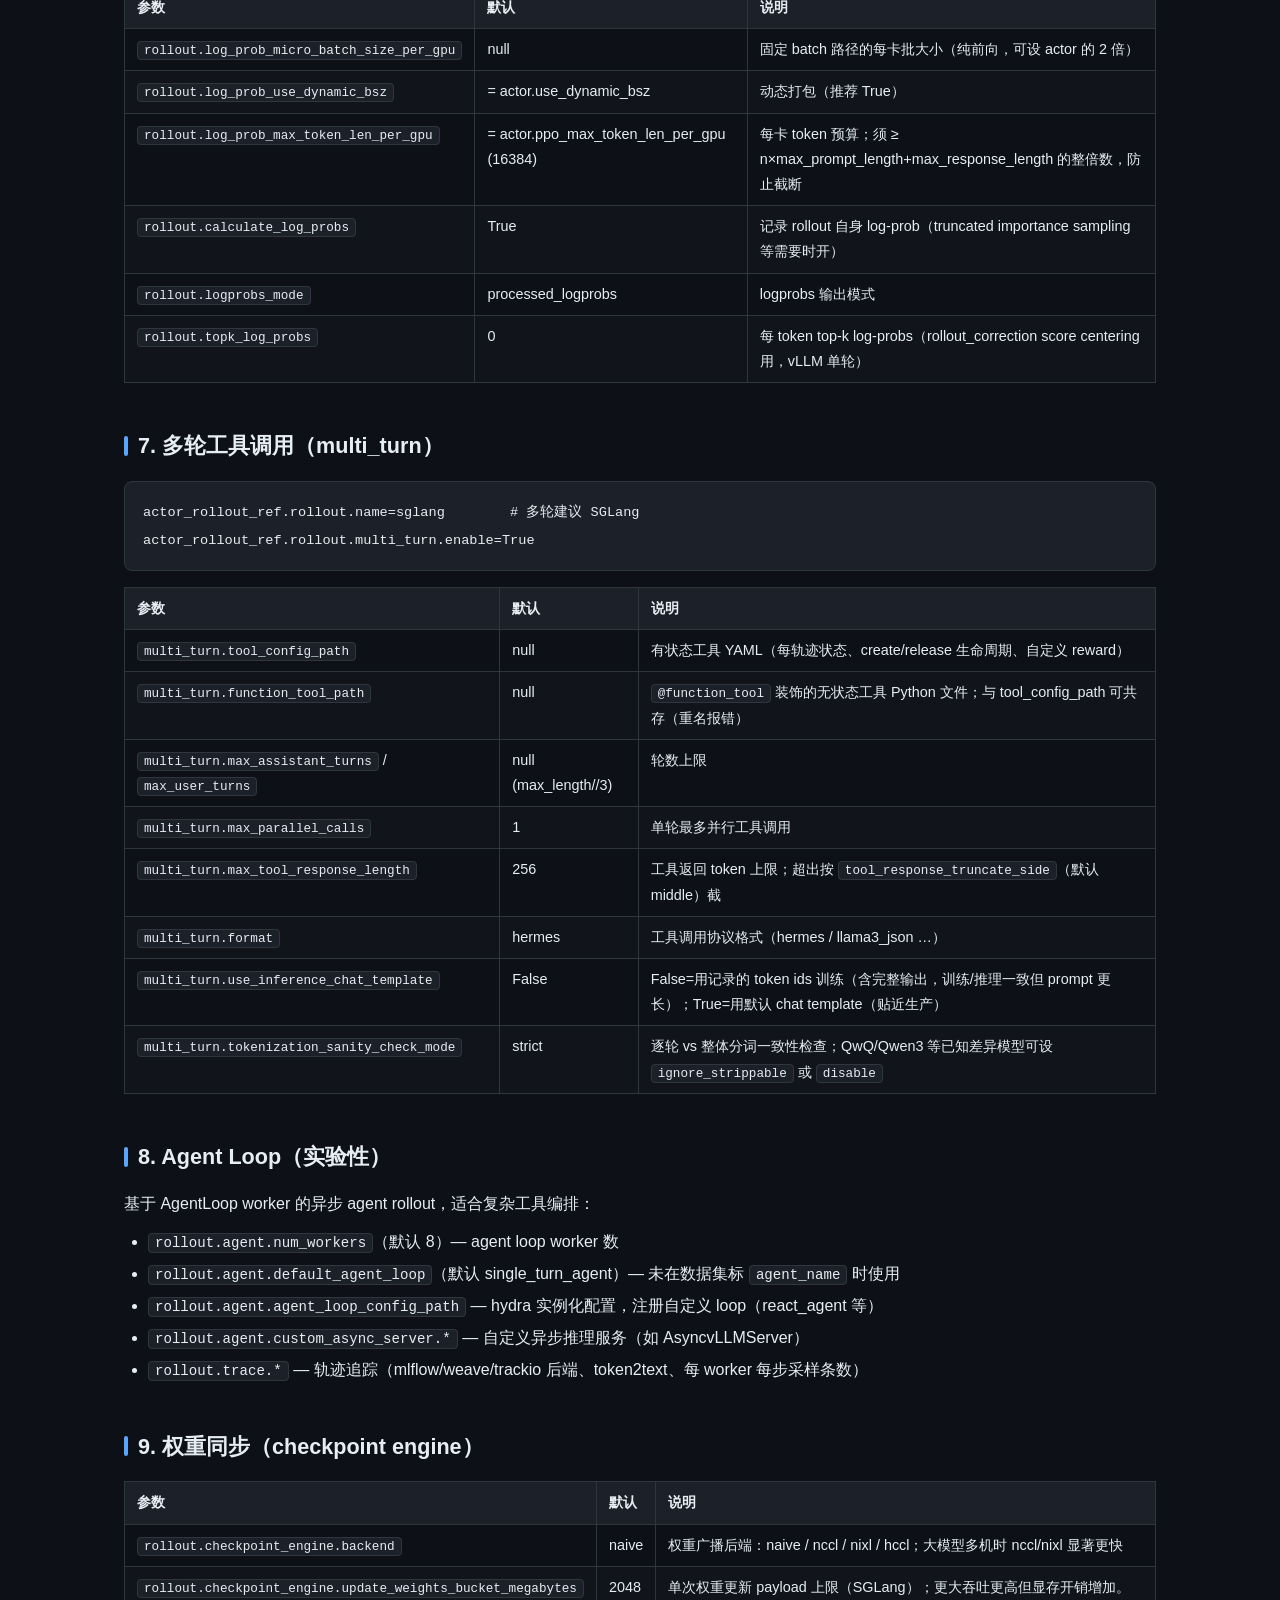
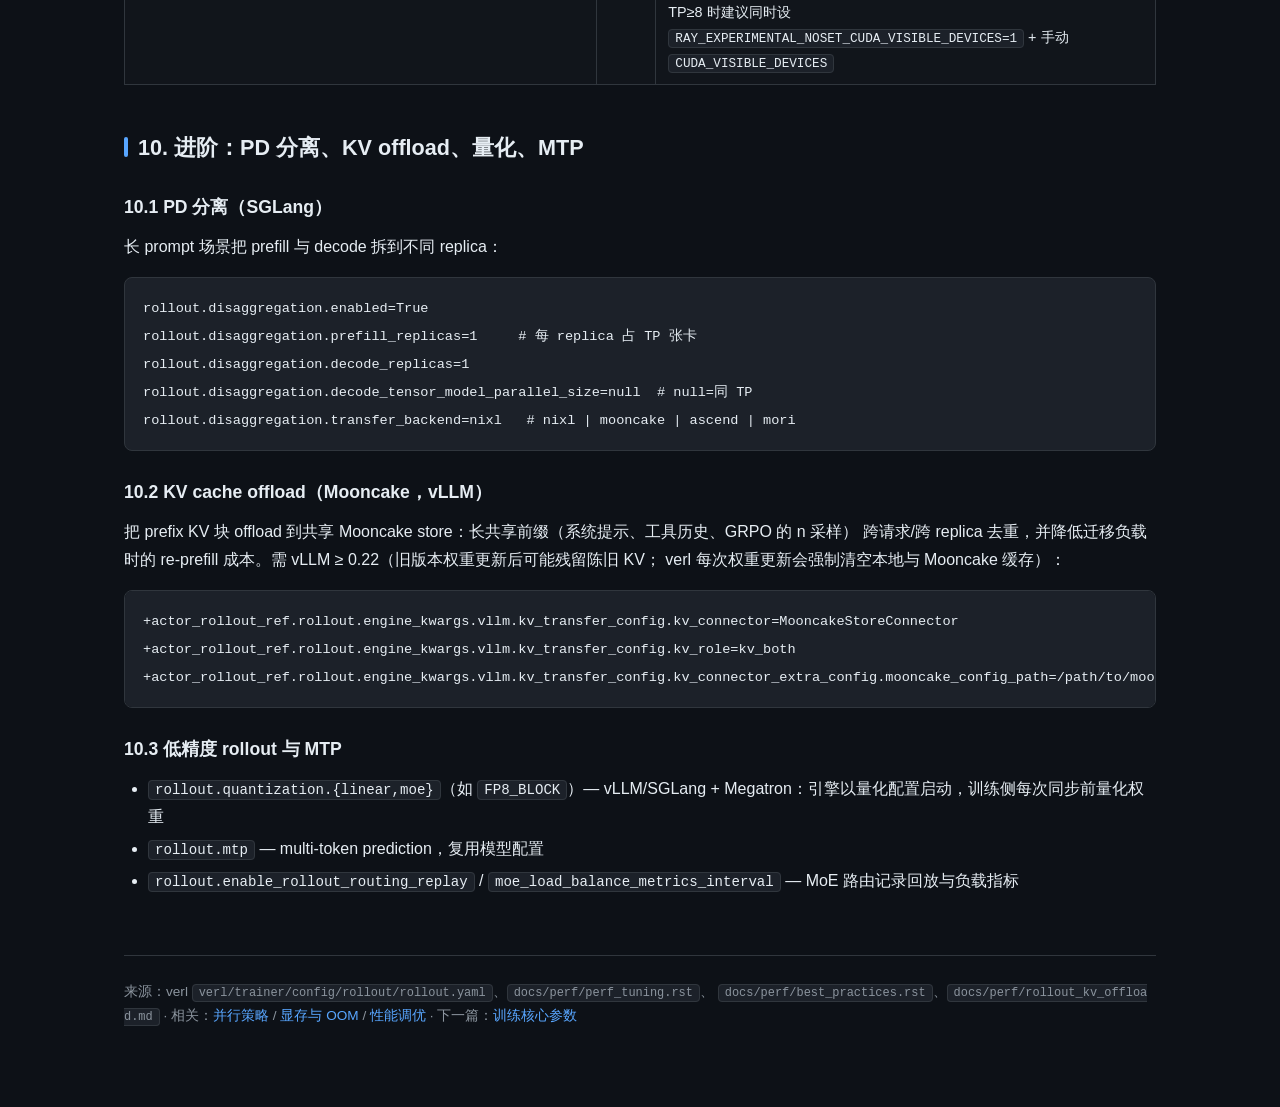
<file: docs/params-rollout.html>
<!DOCTYPE html>
<html lang="zh-CN">
<head>
  <meta charset="UTF-8">
  <meta name="viewport" content="width=device-width, initial-scale=1.0">
  <title>Rollout 参数 — verl 强化后训练知识库</title>
  <meta name="description" content="verl rollout 参数手册：vLLM/SGLang 引擎配置、采样参数、生成长度、并发与 KV cache、log-prob 计算、多轮工具调用、PD 分离与 KV offload。">
  <link rel="stylesheet" href="assets/style.css">
</head>
<body>

<div class="topbar">
  <div class="crumbs">
    <a href="../index.html">verl 知识库</a><span>/</span><span>Rollout 参数</span>
  </div>
  <a class="back" href="../index.html">← 返回目录</a>
</div>

<div class="wrap">

<div class="doc-header">
  <div class="kicker">参数手册 · 分册</div>
  <h1>Rollout 参数</h1>
  <div class="meta">
    参数命名空间 <code>actor_rollout_ref.rollout.*</code>，默认值取自
    <code>verl/trainer/config/rollout/rollout.yaml</code>（2025-10 main 分支）。
    并行与显存相关参数的原理见<a href="parallelism.html">并行篇</a>与<a href="memory.html">显存篇</a>，本页按功能分组速查。
  </div>
</div>

<nav class="toc">
  <div class="toc-title">本页目录</div>
  <ol>
    <li><a href="#engine">引擎与模式选择</a></li>
    <li><a href="#sampling">采样参数</a></li>
    <li><a href="#length">生成长度</a></li>
    <li><a href="#mem">显存相关</a></li>
    <li><a href="#throughput">吞吐相关</a></li>
    <li><a href="#logprob">log-prob 计算参数</a></li>
    <li><a href="#multi-turn">多轮工具调用</a></li>
    <li><a href="#agent">Agent Loop（实验性）</a></li>
    <li><a href="#weights">权重同步（checkpoint engine）</a></li>
    <li><a href="#advanced">进阶：PD 分离、KV offload、量化、MTP</a></li>
  </ol>
</nav>

<!-- ============================================================ -->
<section class="block" id="engine">
  <h2>1. 引擎与模式选择</h2>
  <table>
    <thead><tr><th>参数</th><th>默认</th><th>说明</th></tr></thead>
    <tbody>
      <tr><td><code>rollout.name</code></td><td>必填</td><td>推理后端：<code>vllm</code> / <code>sglang</code> / <code>trtllm</code> / <code>hf</code>。vLLM 与 SGLang 是主流选择，按基础设施实测挑选</td></tr>
      <tr><td><code>rollout.mode</code></td><td><code>async</code></td><td><code>sync</code>=LLM 批式接口，<code>async</code>=AsyncLLM。多轮/agent 场景必须 async</td></tr>
      <tr><td><code>rollout.dtype</code></td><td><code>bfloat16</code></td><td>推理权重 dtype，与训练侧对齐</td></tr>
      <tr><td><code>rollout.load_format</code></td><td><code>dummy</code></td><td>权重加载方式：<code>dummy</code>（随机初始化，等第一次同步）/ <code>hf</code> / <code>megatron</code> / <code>safetensors</code>（超大模型，配 <code>data.use_shm=True</code>）</td></tr>
      <tr><td><code>rollout.skip_tokenizer_init</code></td><td><code>True</code></td><td>token-in-token-out，跳过引擎内 tokenizer 初始化</td></tr>
      <tr><td><code>rollout.seed</code></td><td>42</td><td>vLLM 采样种子</td></tr>
      <tr><td><code>rollout.engine_kwargs.{vllm,sglang,trtllm}.*</code></td><td>{}</td><td>透传引擎原始 CLI 参数的逃生口，如 <code>+...engine_kwargs.vllm.disable_log_stats=True</code></td></tr>
    </tbody>
  </table>
</section>

<!-- ============================================================ -->
<section class="block" id="sampling">
  <h2>2. 采样参数</h2>
  <table>
    <thead><tr><th>参数</th><th>默认</th><th>说明</th></tr></thead>
    <tbody>
      <tr><td><code>rollout.temperature</code></td><td>1.0</td><td>RL 探索默认 1.0；调低会缩小策略分布，训练信号变弱</td></tr>
      <tr><td><code>rollout.top_p</code> / <code>top_k</code></td><td>1.0 / -1</td><td>官方建议训练 rollout 保持全分布（top_p=1、top_k=-1）；top_k 语义：-1=vLLM 不限，0=HF 不限</td></tr>
      <tr><td><code>rollout.n</code></td><td>1</td><td>每 prompt 采样数 = GRPO 组大小 G。GRPO 典型 64，DAPO 16。同时等于 critic/ref/log-prob 的样本放大倍数</td></tr>
      <tr><td><code>rollout.do_sample</code></td><td>True</td><td>HF rollout 用；False 为贪心</td></tr>
      <tr><td><code>rollout.ignore_eos</code></td><td>False</td><td>True = 生成到 response_length 上限（测量极限吞吐用）</td></tr>
      <tr><td><code>rollout.over_sample_rate</code></td><td>0</td><td>过采样提前终止：完成 (1−rate) 比例请求即终止其余（DAPO filter_groups 配合）</td></tr>
      <tr><td><code>rollout.val_kwargs.*</code></td><td>temp=0</td><td>验证期独立采样参数。小测试集（AIME24）建议 <code>temperature&gt;0</code> + <code>n=64</code> 降方差，起步 <code>temp=1.0, top_p=0.7, n=1</code></td></tr>
    </tbody>
  </table>
  <div class="note">
    <b>验证也要采样：</b>温度设 0 时思维链模型容易重复循环——官方建议验证 <code>temperature &gt; 0</code>。
  </div>
</section>

<!-- ============================================================ -->
<section class="block" id="length">
  <h2>3. 生成长度</h2>
  <table>
    <thead><tr><th>参数</th><th>默认</th><th>说明</th></tr></thead>
    <tbody>
      <tr><td><code>rollout.prompt_length</code></td><td>= data.max_prompt_length</td><td>输入上限；数据侧过长报错或按 <code>data.truncation</code> 截断</td></tr>
      <tr><td><code>rollout.response_length</code></td><td>= data.max_response_length</td><td>生成上限。日志中 clip_ratio &gt; 0.1 通常说明截断过多，应加长或清数据</td></tr>
      <tr><td><code>rollout.max_model_len</code></td><td>null</td><td>引擎最大序列长度（prompt+response）；null 自动。加大直接增加 KV cache 压力</td></tr>
    </tbody>
  </table>
</section>

<!-- ============================================================ -->
<section class="block" id="mem">
  <h2>4. 显存相关</h2>
  <table>
    <thead><tr><th>参数</th><th>默认</th><th>说明</th></tr></thead>
    <tbody>
      <tr><td><code>rollout.gpu_memory_utilization</code></td><td>0.5</td><td>引擎总预算。vLLM≥0.7 按总显存比例，SGLang 按空闲显存中静态部分比例；offload 全开后可 0.8–0.9</td></tr>
      <tr><td><code>rollout.standalone_gpu_memory_utilization</code></td><td>同上</td><td>separate_async 独立 rollout 池的专用值</td></tr>
      <tr><td><code>rollout.enforce_eager</code></td><td>False</td><td>True 关 CUDA graph 省显存（慢 ~10%+）</td></tr>
      <tr><td><code>rollout.cudagraph_capture_sizes</code></td><td>null</td><td>只捕获指定 batch 尺寸的 graph，如 <code>[1,2,4,8,16,32]</code></td></tr>
      <tr><td><code>rollout.free_cache_engine</code></td><td>True</td><td>生成结束释放 KV cache（hybrid 模式必开）</td></tr>
      <tr><td><code>rollout.multi_stage_wake_up</code></td><td>False</td><td>SGLang：多阶段唤醒，降低训练→推理切换峰值</td></tr>
      <tr><td><code>rollout.layered_summon</code></td><td>False</td><td>分层 summon 权重，防同步 OOM，更慢</td></tr>
    </tbody>
  </table>
</section>

<!-- ============================================================ -->
<section class="block" id="throughput">
  <h2>5. 吞吐相关</h2>
  <table>
    <thead><tr><th>参数</th><th>默认</th><th>说明</th></tr></thead>
    <tbody>
      <tr><td><code>rollout.tensor_model_parallel_size</code></td><td>2</td><td>越小 replica 越多吞吐越高（详见<a href="parallelism.html#rollout">并行篇 §5</a>）</td></tr>
      <tr><td><code>rollout.data_parallel_size</code> / <code>expert_parallel_size</code> / <code>pipeline_model_parallel_size</code></td><td>1</td><td>推理 DP/EP/PP；vLLM EP 须满足 EP=TP×DP</td></tr>
      <tr><td><code>rollout.max_num_seqs</code></td><td>256</td><td>并发请求上限；KV 利用率低时调大</td></tr>
      <tr><td><code>rollout.max_num_batched_tokens</code></td><td>8192</td><td>每 batch token 上限；经验 <code>max(8192, prompt+response, max_model_len)</code></td></tr>
      <tr><td><code>rollout.enable_chunked_prefill</code></td><td>True</td><td>chunked prefill；开时需协调 max_num_batched_tokens / max_model_len</td></tr>
      <tr><td><code>rollout.enable_prefix_caching</code></td><td>True</td><td>prefix KV 复用；GRPO n&gt;1 与多轮场景收益大</td></tr>
      <tr><td><code>rollout.scheduling_policy</code></td><td>fcfs</td><td>调度策略（vLLM）</td></tr>
      <tr><td><code>rollout.disable_log_stats</code></td><td>True</td><td><strong>调优期改 False</strong>，看 KV 利用率与并发数</td></tr>
      <tr><td><code>rollout.ray_actor_max_concurrency</code></td><td>1024</td><td>rollout server actor 并发上限，需高于在途请求数峰值，否则 wake_up/权重同步被饿死</td></tr>
    </tbody>
  </table>
</section>

<!-- ============================================================ -->
<section class="block" id="logprob">
  <h2>6. log-prob 计算参数</h2>
  <p>rollout 引擎只负责生成；<code>π_old</code> 的 log-prob 由训练侧模型前向计算，参数也挂在 rollout 节点下：</p>
  <table>
    <thead><tr><th>参数</th><th>默认</th><th>说明</th></tr></thead>
    <tbody>
      <tr><td><code>rollout.log_prob_micro_batch_size_per_gpu</code></td><td>null</td><td>固定 batch 路径的每卡批大小（纯前向，可设 actor 的 2 倍）</td></tr>
      <tr><td><code>rollout.log_prob_use_dynamic_bsz</code></td><td>= actor.use_dynamic_bsz</td><td>动态打包（推荐 True）</td></tr>
      <tr><td><code>rollout.log_prob_max_token_len_per_gpu</code></td><td>= actor.ppo_max_token_len_per_gpu (16384)</td><td>每卡 token 预算；须 ≥ n×max_prompt_length+max_response_length 的整倍数，防止截断</td></tr>
      <tr><td><code>rollout.calculate_log_probs</code></td><td>True</td><td>记录 rollout 自身 log-prob（truncated importance sampling 等需要时开）</td></tr>
      <tr><td><code>rollout.logprobs_mode</code></td><td>processed_logprobs</td><td>logprobs 输出模式</td></tr>
      <tr><td><code>rollout.topk_log_probs</code></td><td>0</td><td>每 token top-k log-probs（rollout_correction score centering 用，vLLM 单轮）</td></tr>
    </tbody>
  </table>
</section>

<!-- ============================================================ -->
<section class="block" id="multi-turn">
  <h2>7. 多轮工具调用（multi_turn）</h2>
  <pre><code>actor_rollout_ref.rollout.name=sglang        # 多轮建议 SGLang
actor_rollout_ref.rollout.multi_turn.enable=True</code></pre>
  <table>
    <thead><tr><th>参数</th><th>默认</th><th>说明</th></tr></thead>
    <tbody>
      <tr><td><code>multi_turn.tool_config_path</code></td><td>null</td><td>有状态工具 YAML（每轨迹状态、create/release 生命周期、自定义 reward）</td></tr>
      <tr><td><code>multi_turn.function_tool_path</code></td><td>null</td><td><code>@function_tool</code> 装饰的无状态工具 Python 文件；与 tool_config_path 可共存（重名报错）</td></tr>
      <tr><td><code>multi_turn.max_assistant_turns</code> / <code>max_user_turns</code></td><td>null (max_length//3)</td><td>轮数上限</td></tr>
      <tr><td><code>multi_turn.max_parallel_calls</code></td><td>1</td><td>单轮最多并行工具调用</td></tr>
      <tr><td><code>multi_turn.max_tool_response_length</code></td><td>256</td><td>工具返回 token 上限；超出按 <code>tool_response_truncate_side</code>（默认 middle）截</td></tr>
      <tr><td><code>multi_turn.format</code></td><td>hermes</td><td>工具调用协议格式（hermes / llama3_json …）</td></tr>
      <tr><td><code>multi_turn.use_inference_chat_template</code></td><td>False</td><td>False=用记录的 token ids 训练（含完整输出，训练/推理一致但 prompt 更长）；True=用默认 chat template（贴近生产）</td></tr>
      <tr><td><code>multi_turn.tokenization_sanity_check_mode</code></td><td>strict</td><td>逐轮 vs 整体分词一致性检查；QwQ/Qwen3 等已知差异模型可设 <code>ignore_strippable</code> 或 <code>disable</code></td></tr>
    </tbody>
  </table>
</section>

<!-- ============================================================ -->
<section class="block" id="agent">
  <h2>8. Agent Loop（实验性）</h2>
  <p>基于 AgentLoop worker 的异步 agent rollout，适合复杂工具编排：</p>
  <ul class="plain">
    <li><code>rollout.agent.num_workers</code>（默认 8）— agent loop worker 数</li>
    <li><code>rollout.agent.default_agent_loop</code>（默认 single_turn_agent）— 未在数据集标 <code>agent_name</code> 时使用</li>
    <li><code>rollout.agent.agent_loop_config_path</code> — hydra 实例化配置，注册自定义 loop（react_agent 等）</li>
    <li><code>rollout.agent.custom_async_server.*</code> — 自定义异步推理服务（如 AsyncvLLMServer）</li>
    <li><code>rollout.trace.*</code> — 轨迹追踪（mlflow/weave/trackio 后端、token2text、每 worker 每步采样条数）</li>
  </ul>
</section>

<!-- ============================================================ -->
<section class="block" id="weights">
  <h2>9. 权重同步（checkpoint engine）</h2>
  <table>
    <thead><tr><th>参数</th><th>默认</th><th>说明</th></tr></thead>
    <tbody>
      <tr><td><code>rollout.checkpoint_engine.backend</code></td><td>naive</td><td>权重广播后端：naive / nccl / nixl / hccl；大模型多机时 nccl/nixl 显著更快</td></tr>
      <tr><td><code>rollout.checkpoint_engine.update_weights_bucket_megabytes</code></td><td>2048</td><td>单次权重更新 payload 上限（SGLang）；更大吞吐更高但显存开销增加。TP≥8 时建议同时设 <code>RAY_EXPERIMENTAL_NOSET_CUDA_VISIBLE_DEVICES=1</code> + 手动 <code>CUDA_VISIBLE_DEVICES</code></td></tr>
    </tbody>
  </table>
</section>

<!-- ============================================================ -->
<section class="block" id="advanced">
  <h2>10. 进阶：PD 分离、KV offload、量化、MTP</h2>

  <h3>10.1 PD 分离（SGLang）</h3>
  <p>长 prompt 场景把 prefill 与 decode 拆到不同 replica：</p>
  <pre><code>rollout.disaggregation.enabled=True
rollout.disaggregation.prefill_replicas=1     # 每 replica 占 TP 张卡
rollout.disaggregation.decode_replicas=1
rollout.disaggregation.decode_tensor_model_parallel_size=null  # null=同 TP
rollout.disaggregation.transfer_backend=nixl   # nixl | mooncake | ascend | mori</code></pre>

  <h3>10.2 KV cache offload（Mooncake，vLLM）</h3>
  <p>
    把 prefix KV 块 offload 到共享 Mooncake store：长共享前缀（系统提示、工具历史、GRPO 的 n 采样）
    跨请求/跨 replica 去重，并降低迁移负载时的 re-prefill 成本。需 vLLM ≥ 0.22（旧版本权重更新后可能残留陈旧 KV；
    verl 每次权重更新会强制清空本地与 Mooncake 缓存）：
  </p>
  <pre><code>+actor_rollout_ref.rollout.engine_kwargs.vllm.kv_transfer_config.kv_connector=MooncakeStoreConnector
+actor_rollout_ref.rollout.engine_kwargs.vllm.kv_transfer_config.kv_role=kv_both
+actor_rollout_ref.rollout.engine_kwargs.vllm.kv_transfer_config.kv_connector_extra_config.mooncake_config_path=/path/to/mooncake_config.json</code></pre>

  <h3>10.3 低精度 rollout 与 MTP</h3>
  <ul class="plain">
    <li><code>rollout.quantization.{linear,moe}</code>（如 <code>FP8_BLOCK</code>）— vLLM/SGLang + Megatron：引擎以量化配置启动，训练侧每次同步前量化权重</li>
    <li><code>rollout.mtp</code> — multi-token prediction，复用模型配置</li>
    <li><code>rollout.enable_rollout_routing_replay</code> / <code>moe_load_balance_metrics_interval</code> — MoE 路由记录回放与负载指标</li>
  </ul>
</section>

<footer class="doc-footer">
  来源：verl <code>verl/trainer/config/rollout/rollout.yaml</code>、<code>docs/perf/perf_tuning.rst</code>、
  <code>docs/perf/best_practices.rst</code>、<code>docs/perf/rollout_kv_offload.md</code> ·
  相关：<a href="parallelism.html">并行策略</a> / <a href="memory.html">显存与 OOM</a> / <a href="performance.html">性能调优</a> ·
  下一篇：<a href="params-training.html">训练核心参数</a>
</footer>

</div>
</body>
</html>
</file>
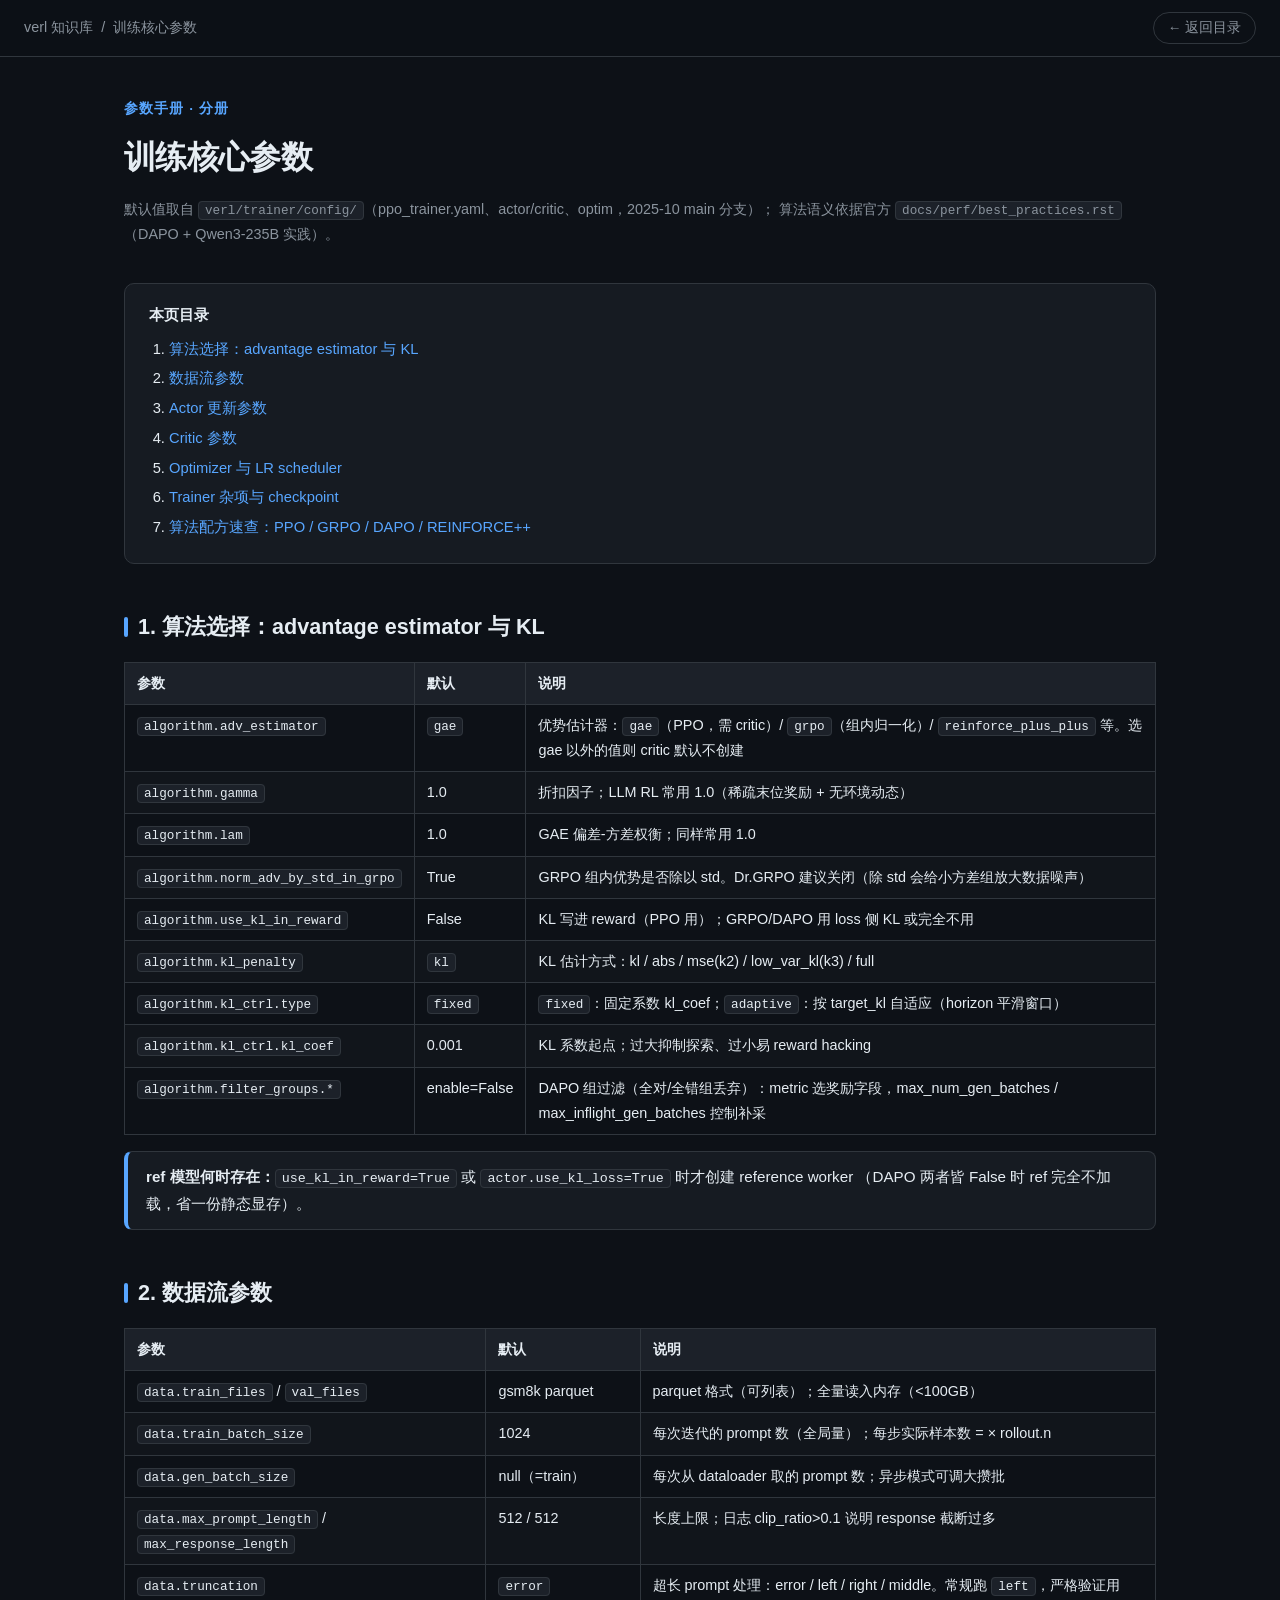
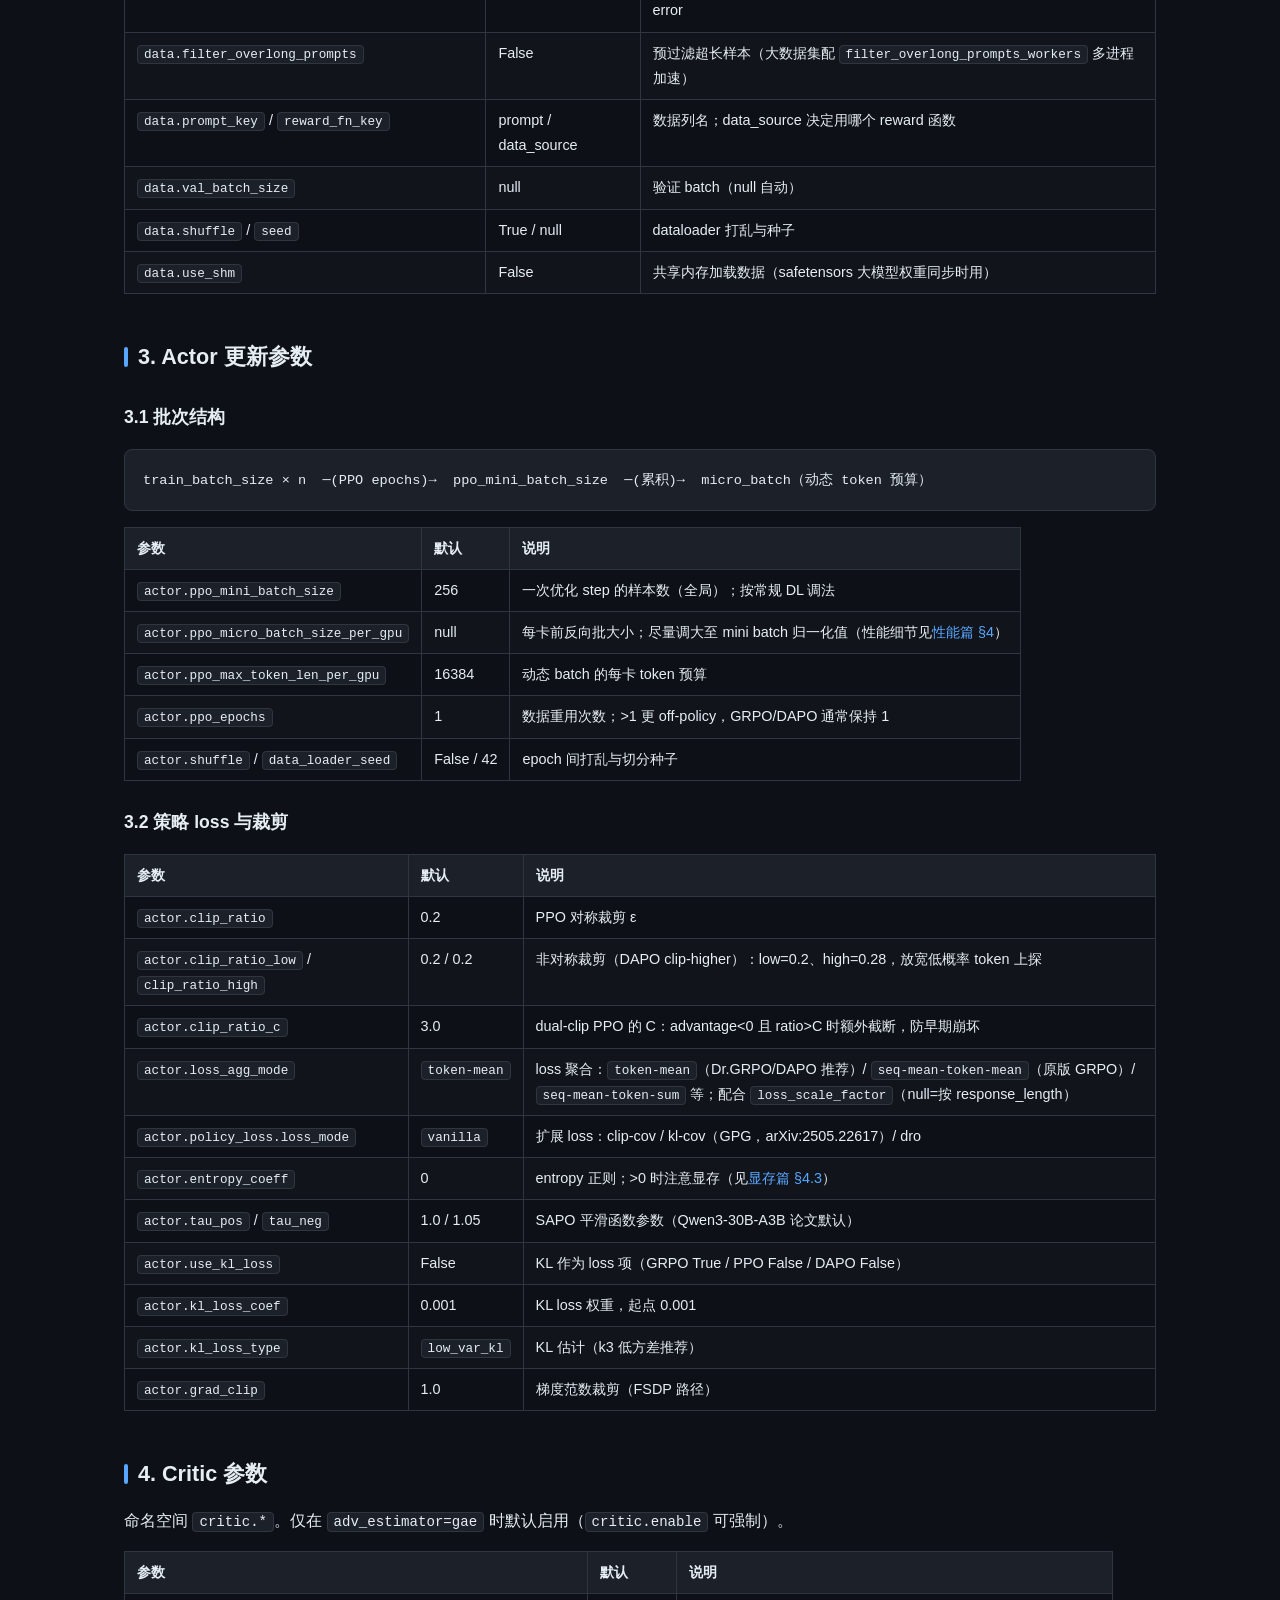
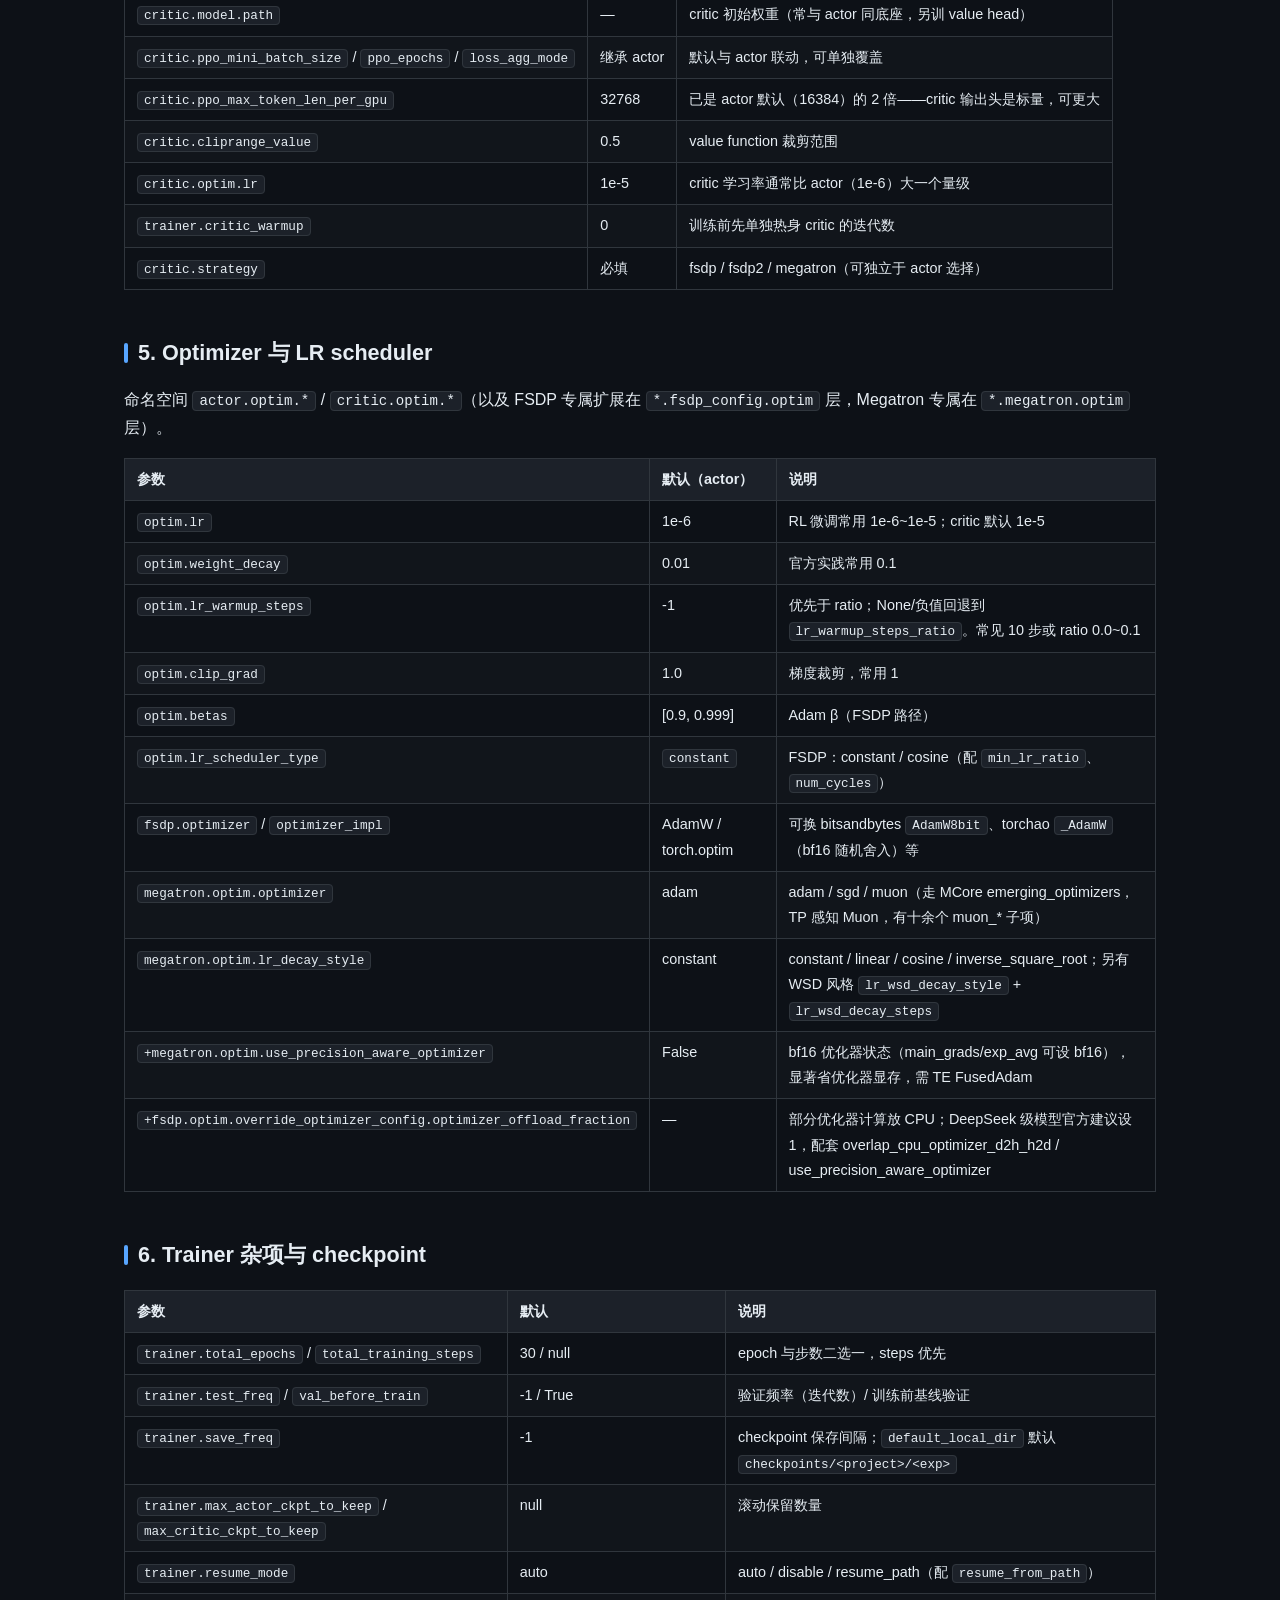
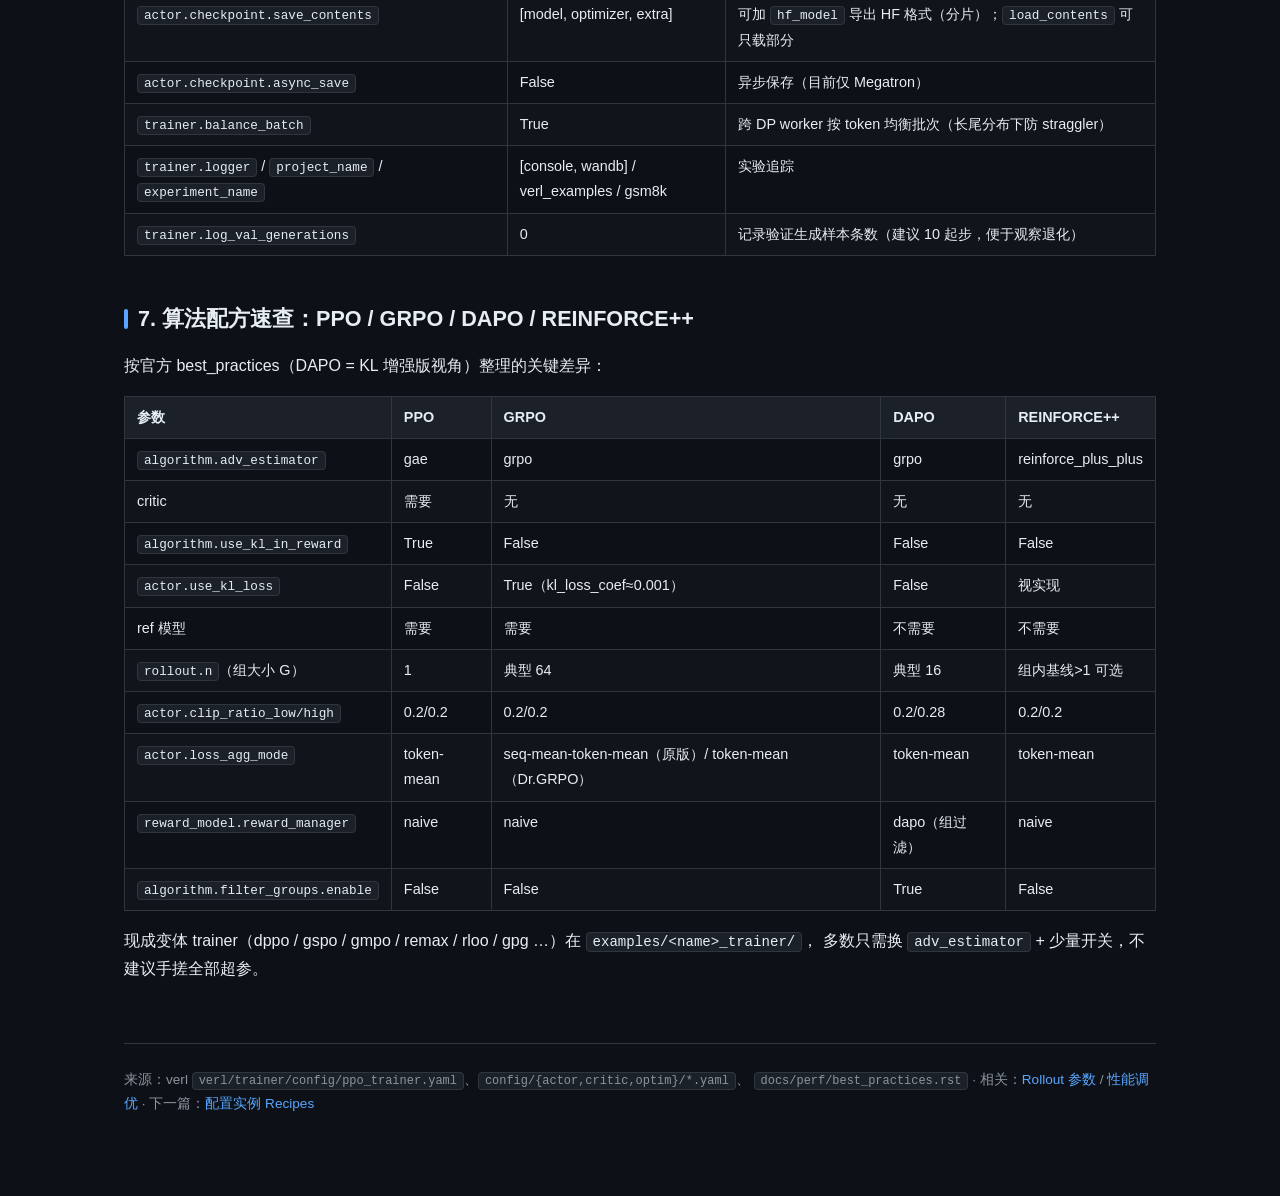
<file: docs/params-training.html>
<!DOCTYPE html>
<html lang="zh-CN">
<head>
  <meta charset="UTF-8">
  <meta name="viewport" content="width=device-width, initial-scale=1.0">
  <title>训练核心参数 — verl 强化后训练知识库</title>
  <meta name="description" content="verl 训练参数手册：算法选择（GAE/GRPO）、数据流 batch、PPO 裁剪与 loss 聚合、KL 控制、optimizer/lr scheduler、critic 参数、PPO/GRPO/DAPO 配方速查。">
  <link rel="stylesheet" href="assets/style.css">
</head>
<body>

<div class="topbar">
  <div class="crumbs">
    <a href="../index.html">verl 知识库</a><span>/</span><span>训练核心参数</span>
  </div>
  <a class="back" href="../index.html">← 返回目录</a>
</div>

<div class="wrap">

<div class="doc-header">
  <div class="kicker">参数手册 · 分册</div>
  <h1>训练核心参数</h1>
  <div class="meta">
    默认值取自 <code>verl/trainer/config/</code>（ppo_trainer.yaml、actor/critic、optim，2025-10 main 分支）；
    算法语义依据官方 <code>docs/perf/best_practices.rst</code>（DAPO + Qwen3-235B 实践）。
  </div>
</div>

<nav class="toc">
  <div class="toc-title">本页目录</div>
  <ol>
    <li><a href="#algo">算法选择：advantage estimator 与 KL</a></li>
    <li><a href="#data">数据流参数</a></li>
    <li><a href="#actor">Actor 更新参数</a></li>
    <li><a href="#critic">Critic 参数</a></li>
    <li><a href="#optim">Optimizer 与 LR scheduler</a></li>
    <li><a href="#trainer">Trainer 杂项与 checkpoint</a></li>
    <li><a href="#recipes">算法配方速查：PPO / GRPO / DAPO / REINFORCE++</a></li>
  </ol>
</nav>

<!-- ============================================================ -->
<section class="block" id="algo">
  <h2>1. 算法选择：advantage estimator 与 KL</h2>
  <table>
    <thead><tr><th>参数</th><th>默认</th><th>说明</th></tr></thead>
    <tbody>
      <tr><td><code>algorithm.adv_estimator</code></td><td><code>gae</code></td><td>优势估计器：<code>gae</code>（PPO，需 critic）/ <code>grpo</code>（组内归一化）/ <code>reinforce_plus_plus</code> 等。选 gae 以外的值则 critic 默认不创建</td></tr>
      <tr><td><code>algorithm.gamma</code></td><td>1.0</td><td>折扣因子；LLM RL 常用 1.0（稀疏末位奖励 + 无环境动态）</td></tr>
      <tr><td><code>algorithm.lam</code></td><td>1.0</td><td>GAE 偏差-方差权衡；同样常用 1.0</td></tr>
      <tr><td><code>algorithm.norm_adv_by_std_in_grpo</code></td><td>True</td><td>GRPO 组内优势是否除以 std。Dr.GRPO 建议关闭（除 std 会给小方差组放大数据噪声）</td></tr>
      <tr><td><code>algorithm.use_kl_in_reward</code></td><td>False</td><td>KL 写进 reward（PPO 用）；GRPO/DAPO 用 loss 侧 KL 或完全不用</td></tr>
      <tr><td><code>algorithm.kl_penalty</code></td><td><code>kl</code></td><td>KL 估计方式：kl / abs / mse(k2) / low_var_kl(k3) / full</td></tr>
      <tr><td><code>algorithm.kl_ctrl.type</code></td><td><code>fixed</code></td><td><code>fixed</code>：固定系数 kl_coef；<code>adaptive</code>：按 target_kl 自适应（horizon 平滑窗口）</td></tr>
      <tr><td><code>algorithm.kl_ctrl.kl_coef</code></td><td>0.001</td><td>KL 系数起点；过大抑制探索、过小易 reward hacking</td></tr>
      <tr><td><code>algorithm.filter_groups.*</code></td><td>enable=False</td><td>DAPO 组过滤（全对/全错组丢弃）：metric 选奖励字段，max_num_gen_batches / max_inflight_gen_batches 控制补采</td></tr>
    </tbody>
  </table>
  <div class="note">
    <b>ref 模型何时存在：</b><code>use_kl_in_reward=True</code> 或 <code>actor.use_kl_loss=True</code> 时才创建 reference worker
    （DAPO 两者皆 False 时 ref 完全不加载，省一份静态显存）。
  </div>
</section>

<!-- ============================================================ -->
<section class="block" id="data">
  <h2>2. 数据流参数</h2>
  <table>
    <thead><tr><th>参数</th><th>默认</th><th>说明</th></tr></thead>
    <tbody>
      <tr><td><code>data.train_files</code> / <code>val_files</code></td><td>gsm8k parquet</td><td>parquet 格式（可列表）；全量读入内存（&lt;100GB）</td></tr>
      <tr><td><code>data.train_batch_size</code></td><td>1024</td><td>每次迭代的 prompt 数（全局量）；每步实际样本数 = × rollout.n</td></tr>
      <tr><td><code>data.gen_batch_size</code></td><td>null（=train）</td><td>每次从 dataloader 取的 prompt 数；异步模式可调大攒批</td></tr>
      <tr><td><code>data.max_prompt_length</code> / <code>max_response_length</code></td><td>512 / 512</td><td>长度上限；日志 clip_ratio&gt;0.1 说明 response 截断过多</td></tr>
      <tr><td><code>data.truncation</code></td><td><code>error</code></td><td>超长 prompt 处理：error / left / right / middle。常规跑 <code>left</code>，严格验证用 error</td></tr>
      <tr><td><code>data.filter_overlong_prompts</code></td><td>False</td><td>预过滤超长样本（大数据集配 <code>filter_overlong_prompts_workers</code> 多进程加速）</td></tr>
      <tr><td><code>data.prompt_key</code> / <code>reward_fn_key</code></td><td>prompt / data_source</td><td>数据列名；data_source 决定用哪个 reward 函数</td></tr>
      <tr><td><code>data.val_batch_size</code></td><td>null</td><td>验证 batch（null 自动）</td></tr>
      <tr><td><code>data.shuffle</code> / <code>seed</code></td><td>True / null</td><td>dataloader 打乱与种子</td></tr>
      <tr><td><code>data.use_shm</code></td><td>False</td><td>共享内存加载数据（safetensors 大模型权重同步时用）</td></tr>
    </tbody>
  </table>
</section>

<!-- ============================================================ -->
<section class="block" id="actor">
  <h2>3. Actor 更新参数</h2>

  <h3>3.1 批次结构</h3>
  <pre><code>train_batch_size × n  ─(PPO epochs)→  ppo_mini_batch_size  ─(累积)→  micro_batch（动态 token 预算）</code></pre>
  <table>
    <thead><tr><th>参数</th><th>默认</th><th>说明</th></tr></thead>
    <tbody>
      <tr><td><code>actor.ppo_mini_batch_size</code></td><td>256</td><td>一次优化 step 的样本数（全局）；按常规 DL 调法</td></tr>
      <tr><td><code>actor.ppo_micro_batch_size_per_gpu</code></td><td>null</td><td>每卡前反向批大小；尽量调大至 mini batch 归一化值（性能细节见<a href="performance.html#batch">性能篇 §4</a>）</td></tr>
      <tr><td><code>actor.ppo_max_token_len_per_gpu</code></td><td>16384</td><td>动态 batch 的每卡 token 预算</td></tr>
      <tr><td><code>actor.ppo_epochs</code></td><td>1</td><td>数据重用次数；&gt;1 更 off-policy，GRPO/DAPO 通常保持 1</td></tr>
      <tr><td><code>actor.shuffle</code> / <code>data_loader_seed</code></td><td>False / 42</td><td>epoch 间打乱与切分种子</td></tr>
    </tbody>
  </table>

  <h3>3.2 策略 loss 与裁剪</h3>
  <table>
    <thead><tr><th>参数</th><th>默认</th><th>说明</th></tr></thead>
    <tbody>
      <tr><td><code>actor.clip_ratio</code></td><td>0.2</td><td>PPO 对称裁剪 ε</td></tr>
      <tr><td><code>actor.clip_ratio_low</code> / <code>clip_ratio_high</code></td><td>0.2 / 0.2</td><td>非对称裁剪（DAPO clip-higher）：low=0.2、high=0.28，放宽低概率 token 上探</td></tr>
      <tr><td><code>actor.clip_ratio_c</code></td><td>3.0</td><td>dual-clip PPO 的 C：advantage&lt;0 且 ratio&gt;C 时额外截断，防早期崩坏</td></tr>
      <tr><td><code>actor.loss_agg_mode</code></td><td><code>token-mean</code></td><td>loss 聚合：<code>token-mean</code>（Dr.GRPO/DAPO 推荐）/ <code>seq-mean-token-mean</code>（原版 GRPO）/ <code>seq-mean-token-sum</code> 等；配合 <code>loss_scale_factor</code>（null=按 response_length）</td></tr>
      <tr><td><code>actor.policy_loss.loss_mode</code></td><td><code>vanilla</code></td><td>扩展 loss：clip-cov / kl-cov（GPG，arXiv:2505.22617）/ dro</td></tr>
      <tr><td><code>actor.entropy_coeff</code></td><td>0</td><td>entropy 正则；&gt;0 时注意显存（见<a href="memory.html#activation">显存篇 §4.3</a>）</td></tr>
      <tr><td><code>actor.tau_pos</code> / <code>tau_neg</code></td><td>1.0 / 1.05</td><td>SAPO 平滑函数参数（Qwen3-30B-A3B 论文默认）</td></tr>
      <tr><td><code>actor.use_kl_loss</code></td><td>False</td><td>KL 作为 loss 项（GRPO True / PPO False / DAPO False）</td></tr>
      <tr><td><code>actor.kl_loss_coef</code></td><td>0.001</td><td>KL loss 权重，起点 0.001</td></tr>
      <tr><td><code>actor.kl_loss_type</code></td><td><code>low_var_kl</code></td><td>KL 估计（k3 低方差推荐）</td></tr>
      <tr><td><code>actor.grad_clip</code></td><td>1.0</td><td>梯度范数裁剪（FSDP 路径）</td></tr>
    </tbody>
  </table>
</section>

<!-- ============================================================ -->
<section class="block" id="critic">
  <h2>4. Critic 参数</h2>
  <p>命名空间 <code>critic.*</code>。仅在 <code>adv_estimator=gae</code> 时默认启用（<code>critic.enable</code> 可强制）。</p>
  <table>
    <thead><tr><th>参数</th><th>默认</th><th>说明</th></tr></thead>
    <tbody>
      <tr><td><code>critic.model.path</code></td><td>—</td><td>critic 初始权重（常与 actor 同底座，另训 value head）</td></tr>
      <tr><td><code>critic.ppo_mini_batch_size</code> / <code>ppo_epochs</code> / <code>loss_agg_mode</code></td><td>继承 actor</td><td>默认与 actor 联动，可单独覆盖</td></tr>
      <tr><td><code>critic.ppo_max_token_len_per_gpu</code></td><td>32768</td><td>已是 actor 默认（16384）的 2 倍——critic 输出头是标量，可更大</td></tr>
      <tr><td><code>critic.cliprange_value</code></td><td>0.5</td><td>value function 裁剪范围</td></tr>
      <tr><td><code>critic.optim.lr</code></td><td>1e-5</td><td>critic 学习率通常比 actor（1e-6）大一个量级</td></tr>
      <tr><td><code>trainer.critic_warmup</code></td><td>0</td><td>训练前先单独热身 critic 的迭代数</td></tr>
      <tr><td><code>critic.strategy</code></td><td>必填</td><td>fsdp / fsdp2 / megatron（可独立于 actor 选择）</td></tr>
    </tbody>
  </table>
</section>

<!-- ============================================================ -->
<section class="block" id="optim">
  <h2>5. Optimizer 与 LR scheduler</h2>
  <p>命名空间 <code>actor.optim.*</code> / <code>critic.optim.*</code>（以及 FSDP 专属扩展在 <code>*.fsdp_config.optim</code> 层，Megatron 专属在 <code>*.megatron.optim</code> 层）。</p>
  <table>
    <thead><tr><th>参数</th><th>默认（actor）</th><th>说明</th></tr></thead>
    <tbody>
      <tr><td><code>optim.lr</code></td><td>1e-6</td><td>RL 微调常用 1e-6~1e-5；critic 默认 1e-5</td></tr>
      <tr><td><code>optim.weight_decay</code></td><td>0.01</td><td>官方实践常用 0.1</td></tr>
      <tr><td><code>optim.lr_warmup_steps</code></td><td>-1</td><td>优先于 ratio；None/负值回退到 <code>lr_warmup_steps_ratio</code>。常见 10 步或 ratio 0.0~0.1</td></tr>
      <tr><td><code>optim.clip_grad</code></td><td>1.0</td><td>梯度裁剪，常用 1</td></tr>
      <tr><td><code>optim.betas</code></td><td>[0.9, 0.999]</td><td>Adam β（FSDP 路径）</td></tr>
      <tr><td><code>optim.lr_scheduler_type</code></td><td><code>constant</code></td><td>FSDP：constant / cosine（配 <code>min_lr_ratio</code>、<code>num_cycles</code>）</td></tr>
      <tr><td><code>fsdp.optimizer</code> / <code>optimizer_impl</code></td><td>AdamW / torch.optim</td><td>可换 bitsandbytes <code>AdamW8bit</code>、torchao <code>_AdamW</code>（bf16 随机舍入）等</td></tr>
      <tr><td><code>megatron.optim.optimizer</code></td><td>adam</td><td>adam / sgd / muon（走 MCore emerging_optimizers，TP 感知 Muon，有十余个 muon_* 子项）</td></tr>
      <tr><td><code>megatron.optim.lr_decay_style</code></td><td>constant</td><td>constant / linear / cosine / inverse_square_root；另有 WSD 风格 <code>lr_wsd_decay_style</code> + <code>lr_wsd_decay_steps</code></td></tr>
      <tr><td><code>+megatron.optim.use_precision_aware_optimizer</code></td><td>False</td><td>bf16 优化器状态（main_grads/exp_avg 可设 bf16），显著省优化器显存，需 TE FusedAdam</td></tr>
      <tr><td><code>+fsdp.optim.override_optimizer_config.optimizer_offload_fraction</code></td><td>—</td><td>部分优化器计算放 CPU；DeepSeek 级模型官方建议设 1，配套 overlap_cpu_optimizer_d2h_h2d / use_precision_aware_optimizer</td></tr>
    </tbody>
  </table>
</section>

<!-- ============================================================ -->
<section class="block" id="trainer">
  <h2>6. Trainer 杂项与 checkpoint</h2>
  <table>
    <thead><tr><th>参数</th><th>默认</th><th>说明</th></tr></thead>
    <tbody>
      <tr><td><code>trainer.total_epochs</code> / <code>total_training_steps</code></td><td>30 / null</td><td>epoch 与步数二选一，steps 优先</td></tr>
      <tr><td><code>trainer.test_freq</code> / <code>val_before_train</code></td><td>-1 / True</td><td>验证频率（迭代数）/ 训练前基线验证</td></tr>
      <tr><td><code>trainer.save_freq</code></td><td>-1</td><td>checkpoint 保存间隔；<code>default_local_dir</code> 默认 <code>checkpoints/&lt;project&gt;/&lt;exp&gt;</code></td></tr>
      <tr><td><code>trainer.max_actor_ckpt_to_keep</code> / <code>max_critic_ckpt_to_keep</code></td><td>null</td><td>滚动保留数量</td></tr>
      <tr><td><code>trainer.resume_mode</code></td><td>auto</td><td>auto / disable / resume_path（配 <code>resume_from_path</code>）</td></tr>
      <tr><td><code>actor.checkpoint.save_contents</code></td><td>[model, optimizer, extra]</td><td>可加 <code>hf_model</code> 导出 HF 格式（分片）；<code>load_contents</code> 可只载部分</td></tr>
      <tr><td><code>actor.checkpoint.async_save</code></td><td>False</td><td>异步保存（目前仅 Megatron）</td></tr>
      <tr><td><code>trainer.balance_batch</code></td><td>True</td><td>跨 DP worker 按 token 均衡批次（长尾分布下防 straggler）</td></tr>
      <tr><td><code>trainer.logger</code> / <code>project_name</code> / <code>experiment_name</code></td><td>[console, wandb] / verl_examples / gsm8k</td><td>实验追踪</td></tr>
      <tr><td><code>trainer.log_val_generations</code></td><td>0</td><td>记录验证生成样本条数（建议 10 起步，便于观察退化）</td></tr>
    </tbody>
  </table>
</section>

<!-- ============================================================ -->
<section class="block" id="recipes">
  <h2>7. 算法配方速查：PPO / GRPO / DAPO / REINFORCE++</h2>
  <p>按官方 best_practices（DAPO = KL 增强版视角）整理的关键差异：</p>
  <table>
    <thead>
      <tr><th>参数</th><th>PPO</th><th>GRPO</th><th>DAPO</th><th>REINFORCE++</th></tr>
    </thead>
    <tbody>
      <tr><td><code>algorithm.adv_estimator</code></td><td>gae</td><td>grpo</td><td>grpo</td><td>reinforce_plus_plus</td></tr>
      <tr><td>critic</td><td>需要</td><td>无</td><td>无</td><td>无</td></tr>
      <tr><td><code>algorithm.use_kl_in_reward</code></td><td>True</td><td>False</td><td>False</td><td>False</td></tr>
      <tr><td><code>actor.use_kl_loss</code></td><td>False</td><td>True（kl_loss_coef≈0.001）</td><td>False</td><td>视实现</td></tr>
      <tr><td>ref 模型</td><td>需要</td><td>需要</td><td>不需要</td><td>不需要</td></tr>
      <tr><td><code>rollout.n</code>（组大小 G）</td><td>1</td><td>典型 64</td><td>典型 16</td><td>组内基线&gt;1 可选</td></tr>
      <tr><td><code>actor.clip_ratio_low/high</code></td><td>0.2/0.2</td><td>0.2/0.2</td><td>0.2/0.28</td><td>0.2/0.2</td></tr>
      <tr><td><code>actor.loss_agg_mode</code></td><td>token-mean</td><td>seq-mean-token-mean（原版）/ token-mean（Dr.GRPO）</td><td>token-mean</td><td>token-mean</td></tr>
      <tr><td><code>reward_model.reward_manager</code></td><td>naive</td><td>naive</td><td>dapo（组过滤）</td><td>naive</td></tr>
      <tr><td><code>algorithm.filter_groups.enable</code></td><td>False</td><td>False</td><td>True</td><td>False</td></tr>
    </tbody>
  </table>
  <p>
    现成变体 trainer（dppo / gspo / gmpo / remax / rloo / gpg …）在 <code>examples/&lt;name&gt;_trainer/</code>，
    多数只需换 <code>adv_estimator</code> + 少量开关，不建议手搓全部超参。
  </p>
</section>

<footer class="doc-footer">
  来源：verl <code>verl/trainer/config/ppo_trainer.yaml</code>、<code>config/{actor,critic,optim}/*.yaml</code>、
  <code>docs/perf/best_practices.rst</code> ·
  相关：<a href="params-rollout.html">Rollout 参数</a> / <a href="performance.html">性能调优</a> ·
  下一篇：<a href="recipes.html">配置实例 Recipes</a>
</footer>

</div>
</body>
</html>
</file>
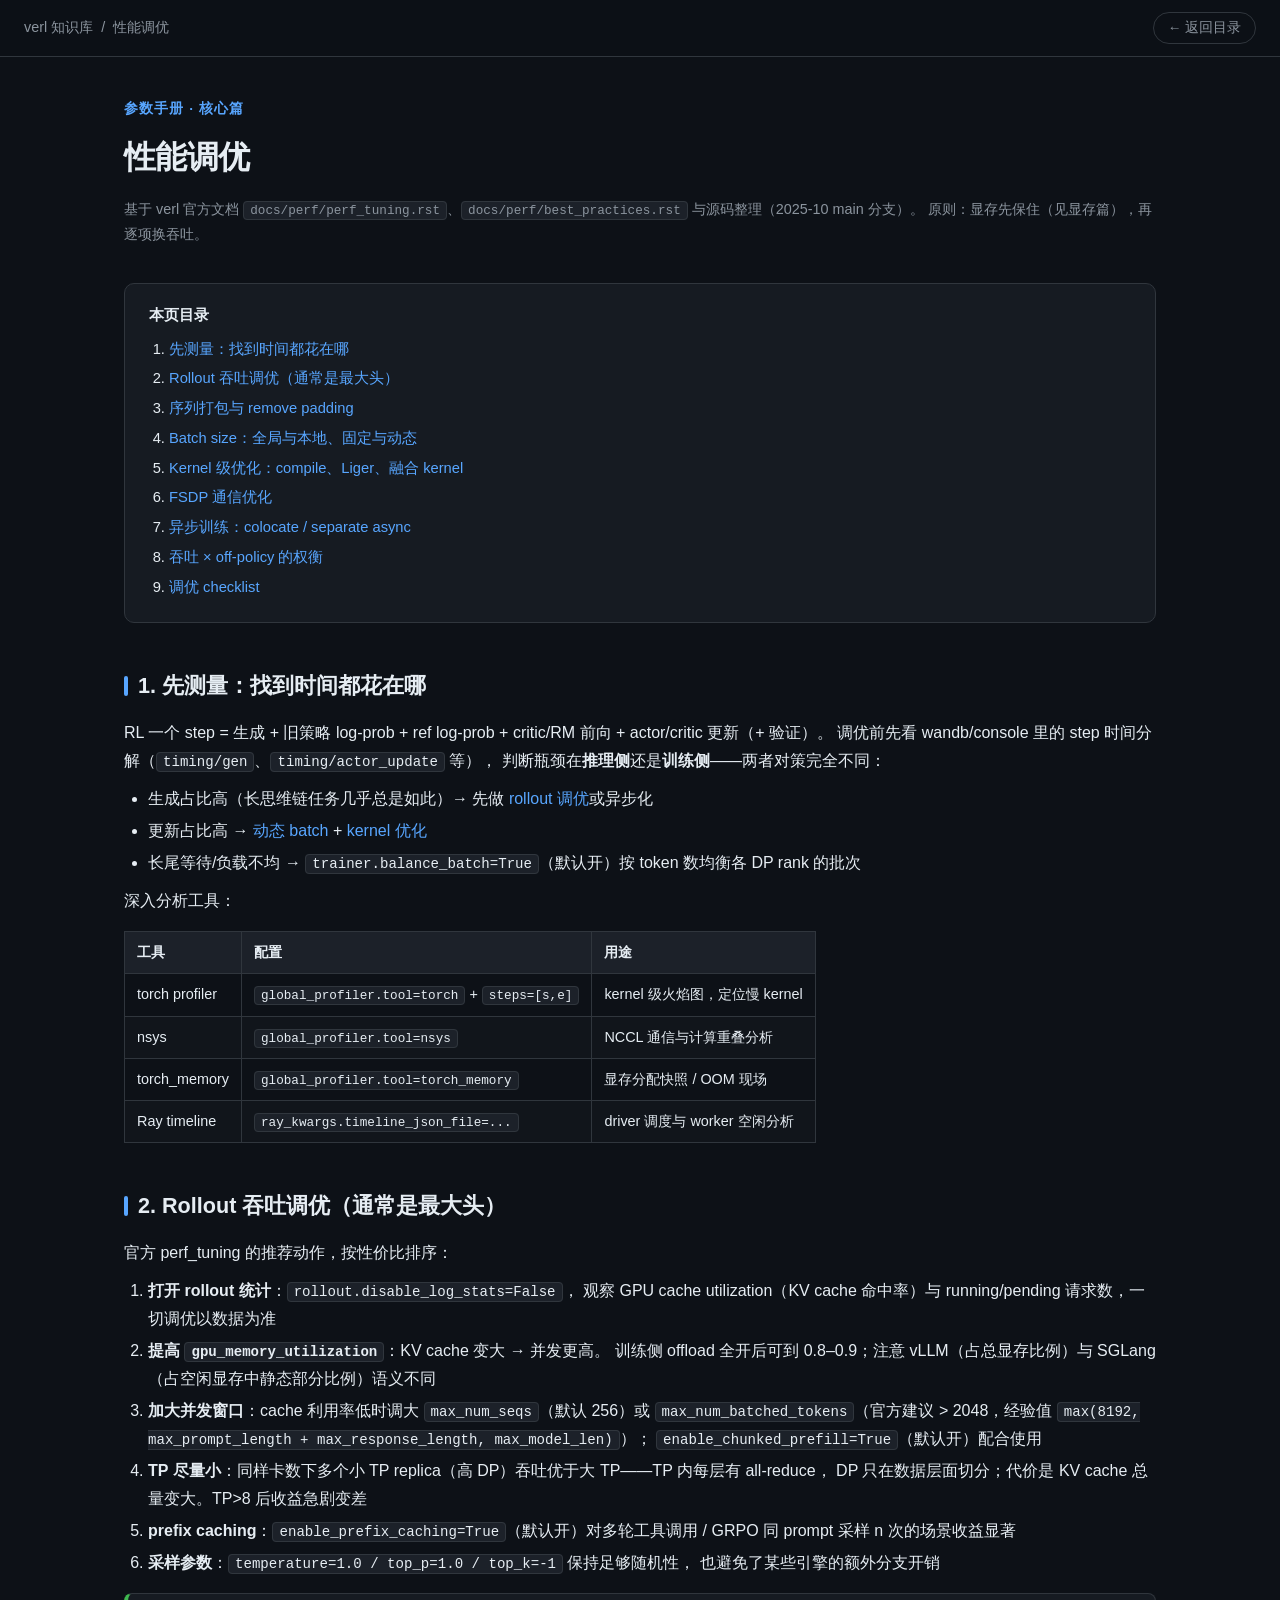
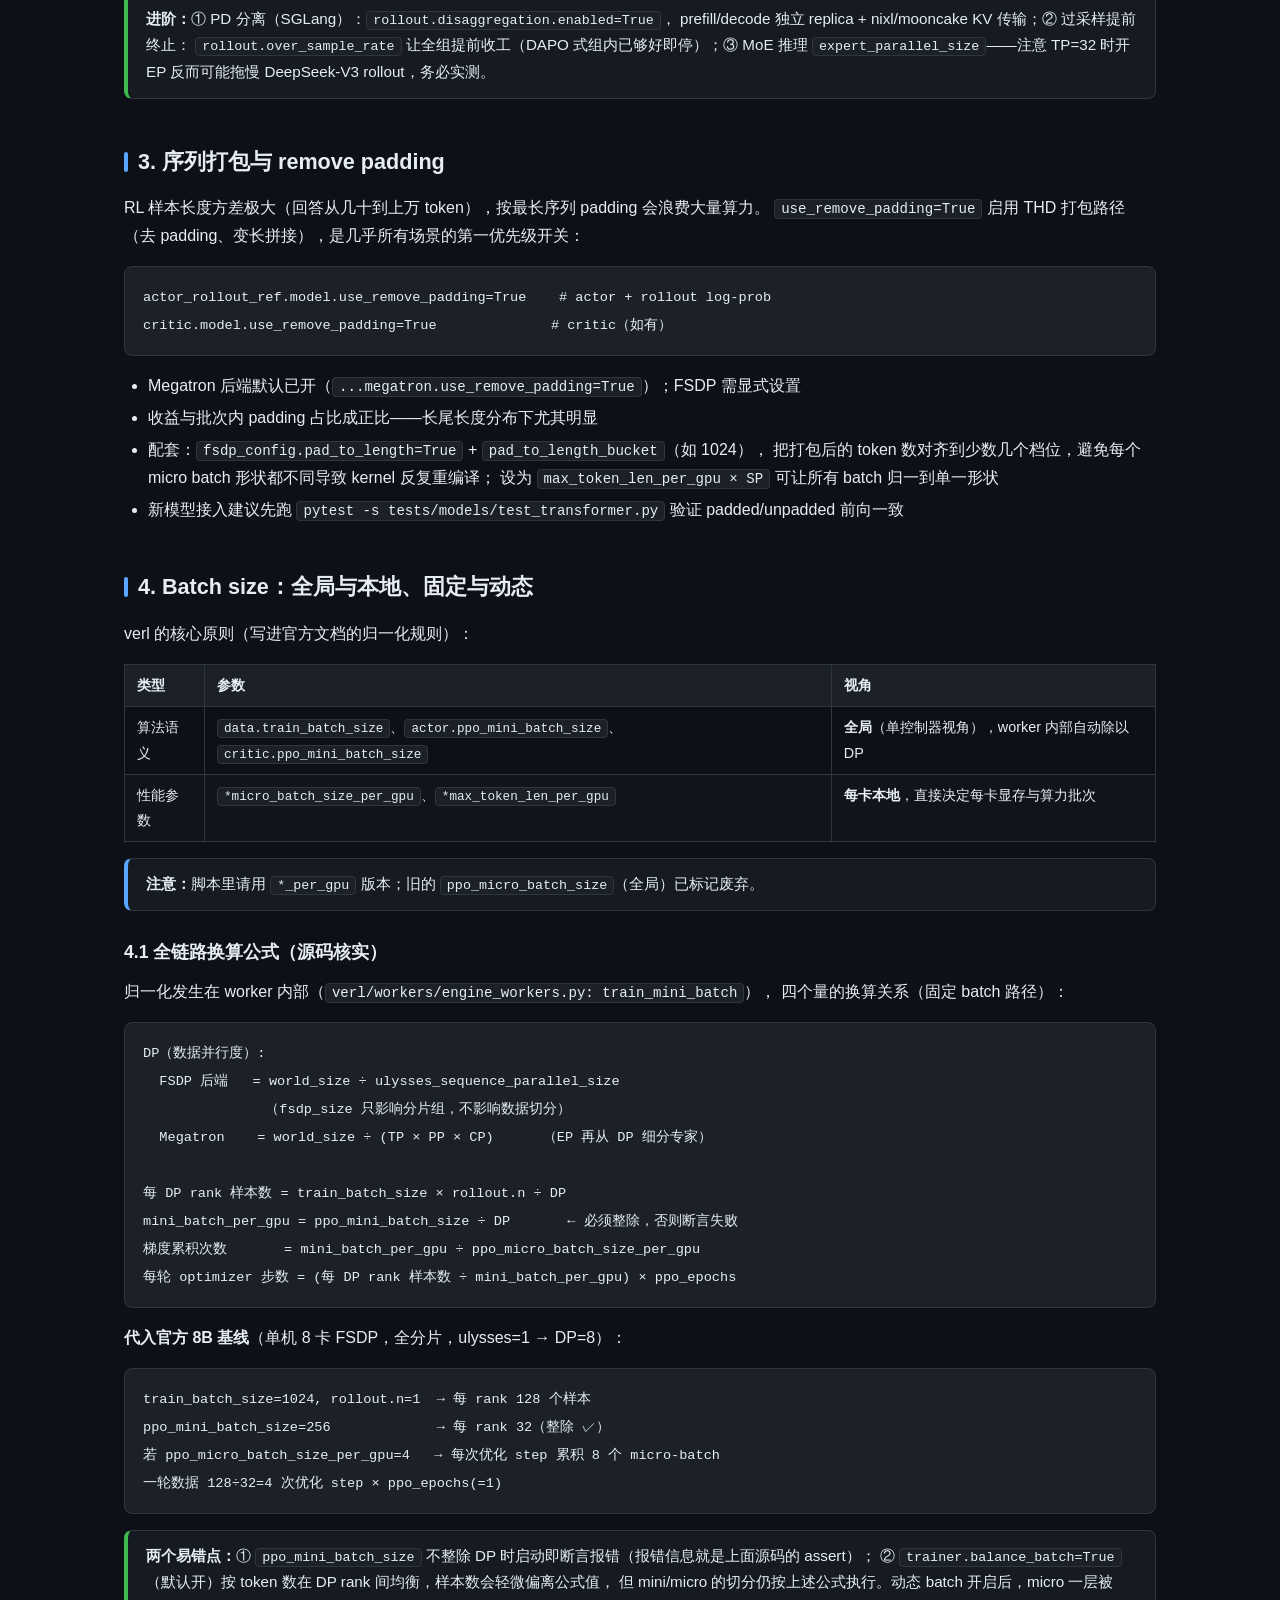
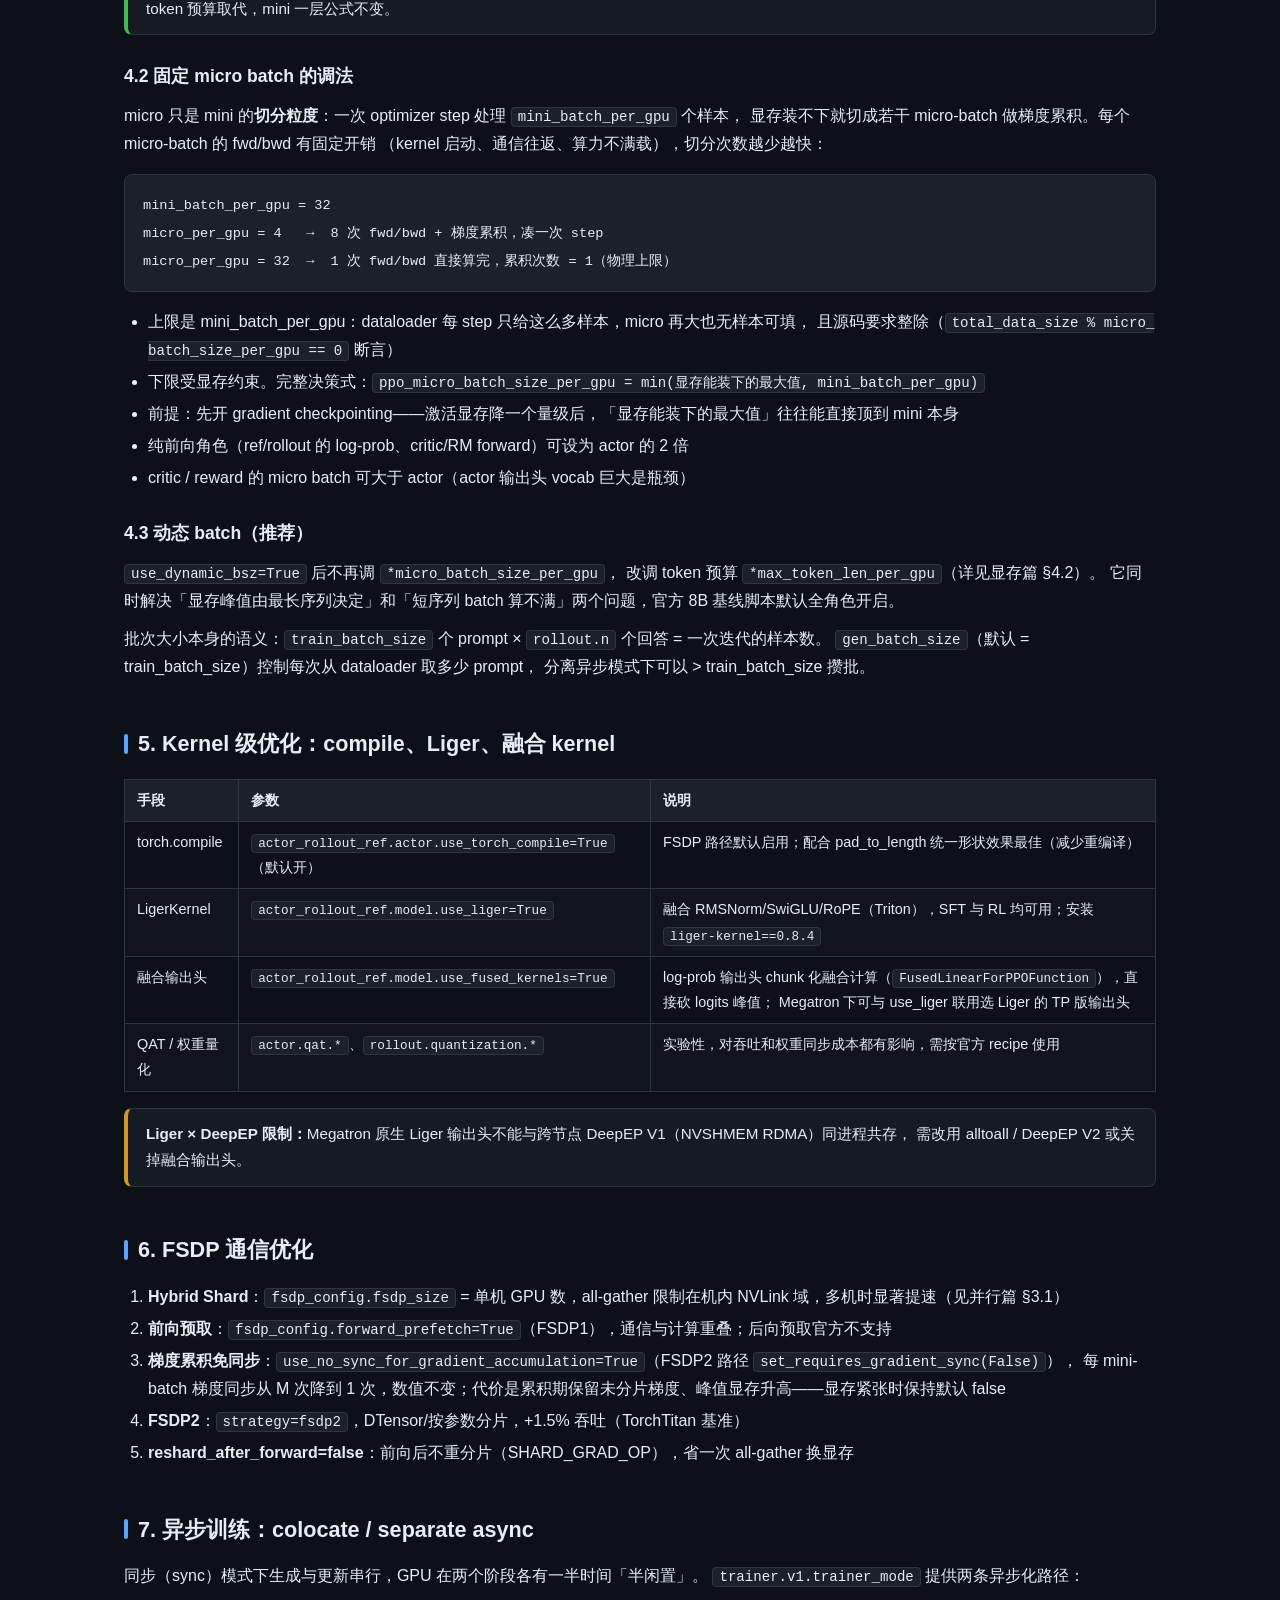
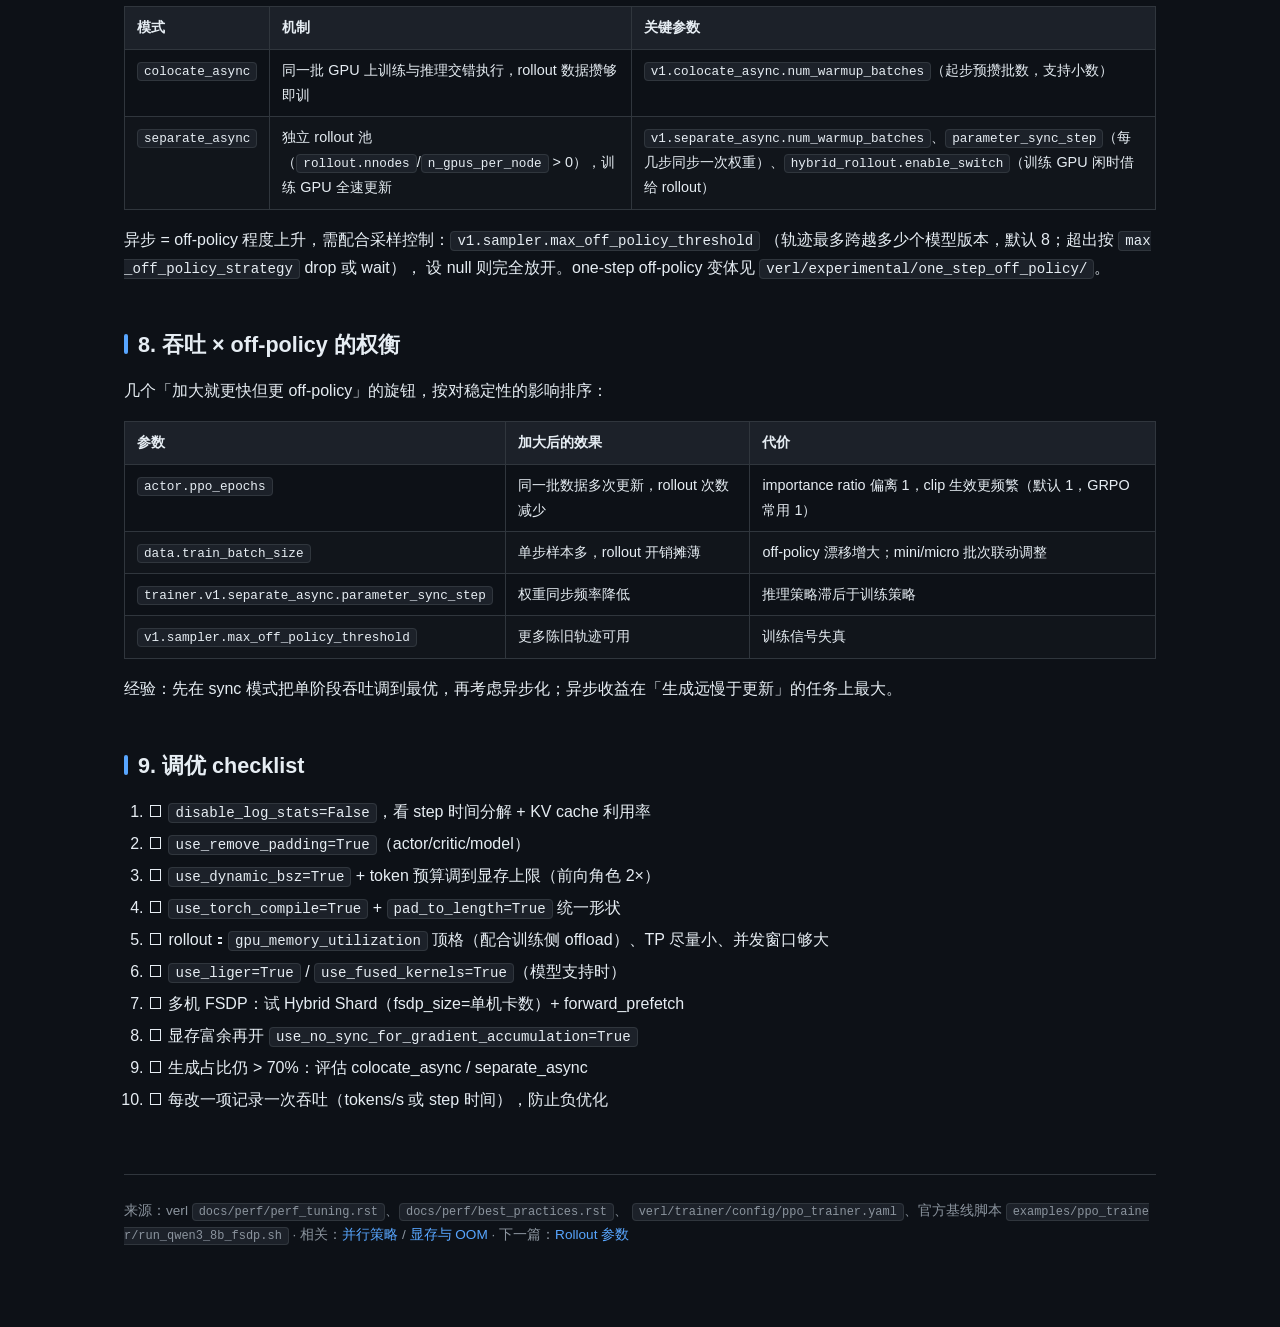
<file: docs/performance.html>
<!DOCTYPE html>
<html lang="zh-CN">
<head>
  <meta charset="UTF-8">
  <meta name="viewport" content="width=device-width, initial-scale=1.0">
  <title>性能调优 — verl 强化后训练知识库</title>
  <meta name="description" content="verl 吞吐优化手册：rollout 生成调优、序列打包与 remove padding、动态 batch、LigerKernel、FSDP 通信优化、batch size 归一化原则、off-policy 与吞吐的权衡。">
  <link rel="stylesheet" href="assets/style.css">
</head>
<body>

<div class="topbar">
  <div class="crumbs">
    <a href="../index.html">verl 知识库</a><span>/</span><span>性能调优</span>
  </div>
  <a class="back" href="../index.html">← 返回目录</a>
</div>

<div class="wrap">

<div class="doc-header">
  <div class="kicker">参数手册 · 核心篇</div>
  <h1>性能调优</h1>
  <div class="meta">
    基于 verl 官方文档 <code>docs/perf/perf_tuning.rst</code>、<code>docs/perf/best_practices.rst</code> 与源码整理（2025-10 main 分支）。
    原则：显存先保住（见显存篇），再逐项换吞吐。
  </div>
</div>

<nav class="toc">
  <div class="toc-title">本页目录</div>
  <ol>
    <li><a href="#measure">先测量：找到时间都花在哪</a></li>
    <li><a href="#rollout">Rollout 吞吐调优（通常是最大头）</a></li>
    <li><a href="#packing">序列打包与 remove padding</a></li>
    <li><a href="#batch">Batch size：全局与本地、固定与动态</a></li>
    <li><a href="#kernels">Kernel 级优化：compile、Liger、融合 kernel</a></li>
    <li><a href="#comm">FSDP 通信优化</a></li>
    <li><a href="#async">异步训练：colocate / separate async</a></li>
    <li><a href="#offpolicy">吞吐 × off-policy 的权衡</a></li>
    <li><a href="#checklist">调优 checklist</a></li>
  </ol>
</nav>

<!-- ============================================================ -->
<section class="block" id="measure">
  <h2>1. 先测量：找到时间都花在哪</h2>
  <p>
    RL 一个 step = 生成 + 旧策略 log-prob + ref log-prob + critic/RM 前向 + actor/critic 更新（+ 验证）。
    调优前先看 wandb/console 里的 step 时间分解（<code>timing/gen</code>、<code>timing/actor_update</code> 等），
    判断瓶颈在<strong>推理侧</strong>还是<strong>训练侧</strong>——两者对策完全不同：
  </p>
  <ul class="plain">
    <li>生成占比高（长思维链任务几乎总是如此）→ 先做 <a href="#rollout">rollout 调优</a>或异步化</li>
    <li>更新占比高 → <a href="#batch">动态 batch</a> + <a href="#kernels">kernel 优化</a></li>
    <li>长尾等待/负载不均 → <code>trainer.balance_batch=True</code>（默认开）按 token 数均衡各 DP rank 的批次</li>
  </ul>
  <p>深入分析工具：</p>
  <table>
    <thead><tr><th>工具</th><th>配置</th><th>用途</th></tr></thead>
    <tbody>
      <tr><td>torch profiler</td><td><code>global_profiler.tool=torch</code> + <code>steps=[s,e]</code></td><td>kernel 级火焰图，定位慢 kernel</td></tr>
      <tr><td>nsys</td><td><code>global_profiler.tool=nsys</code></td><td>NCCL 通信与计算重叠分析</td></tr>
      <tr><td>torch_memory</td><td><code>global_profiler.tool=torch_memory</code></td><td>显存分配快照 / OOM 现场</td></tr>
      <tr><td>Ray timeline</td><td><code>ray_kwargs.timeline_json_file=...</code></td><td>driver 调度与 worker 空闲分析</td></tr>
    </tbody>
  </table>
</section>

<!-- ============================================================ -->
<section class="block" id="rollout">
  <h2>2. Rollout 吞吐调优（通常是最大头）</h2>
  <p>官方 perf_tuning 的推荐动作，按性价比排序：</p>
  <ol class="plain">
    <li>
      <strong>打开 rollout 统计</strong>：<code>rollout.disable_log_stats=False</code>，
      观察 GPU cache utilization（KV cache 命中率）与 running/pending 请求数，一切调优以数据为准
    </li>
    <li>
      <strong>提高 <code>gpu_memory_utilization</code></strong>：KV cache 变大 → 并发更高。
      训练侧 offload 全开后可到 0.8–0.9；注意 vLLM（占总显存比例）与 SGLang（占空闲显存中静态部分比例）语义不同
    </li>
    <li>
      <strong>加大并发窗口</strong>：cache 利用率低时调大 <code>max_num_seqs</code>（默认 256）或
      <code>max_num_batched_tokens</code>（官方建议 &gt; 2048，经验值
      <code>max(8192, max_prompt_length + max_response_length, max_model_len)</code>）；
      <code>enable_chunked_prefill=True</code>（默认开）配合使用
    </li>
    <li>
      <strong>TP 尽量小</strong>：同样卡数下多个小 TP replica（高 DP）吞吐优于大 TP——TP 内每层有 all-reduce，
      DP 只在数据层面切分；代价是 KV cache 总量变大。TP&gt;8 后收益急剧变差
    </li>
    <li>
      <strong>prefix caching</strong>：<code>enable_prefix_caching=True</code>（默认开）对多轮工具调用 /
      GRPO 同 prompt 采样 n 次的场景收益显著
    </li>
    <li>
      <strong>采样参数</strong>：<code>temperature=1.0 / top_p=1.0 / top_k=-1</code> 保持足够随机性，
      也避免了某些引擎的额外分支开销
    </li>
  </ol>
  <div class="tip">
    <b>进阶：</b>① PD 分离（SGLang）：<code>rollout.disaggregation.enabled=True</code>，
    prefill/decode 独立 replica + nixl/mooncake KV 传输；② 过采样提前终止：
    <code>rollout.over_sample_rate</code> 让全组提前收工（DAPO 式组内已够好即停）；③ MoE 推理
    <code>expert_parallel_size</code>——注意 TP=32 时开 EP 反而可能拖慢 DeepSeek-V3 rollout，务必实测。
  </div>
</section>

<!-- ============================================================ -->
<section class="block" id="packing">
  <h2>3. 序列打包与 remove padding</h2>
  <p>
    RL 样本长度方差极大（回答从几十到上万 token），按最长序列 padding 会浪费大量算力。
    <code>use_remove_padding=True</code> 启用 THD 打包路径（去 padding、变长拼接），是几乎所有场景的第一优先级开关：
  </p>
  <pre><code>actor_rollout_ref.model.use_remove_padding=True    # actor + rollout log-prob
critic.model.use_remove_padding=True              # critic（如有）</code></pre>
  <ul class="plain">
    <li>Megatron 后端默认已开（<code>...megatron.use_remove_padding=True</code>）；FSDP 需显式设置</li>
    <li>收益与批次内 padding 占比成正比——长尾长度分布下尤其明显</li>
    <li>配套：<code>fsdp_config.pad_to_length=True</code> + <code>pad_to_length_bucket</code>（如 1024），
      把打包后的 token 数对齐到少数几个档位，避免每个 micro batch 形状都不同导致 kernel 反复重编译；
      设为 <code>max_token_len_per_gpu × SP</code> 可让所有 batch 归一到单一形状</li>
    <li>新模型接入建议先跑 <code>pytest -s tests/models/test_transformer.py</code> 验证 padded/unpadded 前向一致</li>
  </ul>
</section>

<!-- ============================================================ -->
<section class="block" id="batch">
  <h2>4. Batch size：全局与本地、固定与动态</h2>
  <p>verl 的核心原则（写进官方文档的归一化规则）：</p>
  <table>
    <thead><tr><th>类型</th><th>参数</th><th>视角</th></tr></thead>
    <tbody>
      <tr><td>算法语义</td><td><code>data.train_batch_size</code>、<code>actor.ppo_mini_batch_size</code>、<code>critic.ppo_mini_batch_size</code></td><td><strong>全局</strong>（单控制器视角），worker 内部自动除以 DP</td></tr>
      <tr><td>性能参数</td><td><code>*micro_batch_size_per_gpu</code>、<code>*max_token_len_per_gpu</code></td><td><strong>每卡本地</strong>，直接决定每卡显存与算力批次</td></tr>
    </tbody>
  </table>
  <div class="note"><b>注意：</b>脚本里请用 <code>*_per_gpu</code> 版本；旧的 <code>ppo_micro_batch_size</code>（全局）已标记废弃。</div>

  <h3>4.1 全链路换算公式（源码核实）</h3>
  <p>
    归一化发生在 worker 内部（<code>verl/workers/engine_workers.py: train_mini_batch</code>），
    四个量的换算关系（固定 batch 路径）：
  </p>
  <pre><code>DP（数据并行度）:
  FSDP 后端   = world_size ÷ ulysses_sequence_parallel_size
               （fsdp_size 只影响分片组，不影响数据切分）
  Megatron    = world_size ÷ (TP × PP × CP)      （EP 再从 DP 细分专家）

每 DP rank 样本数 = train_batch_size × rollout.n ÷ DP
mini_batch_per_gpu = ppo_mini_batch_size ÷ DP       ← 必须整除，否则断言失败
梯度累积次数       = mini_batch_per_gpu ÷ ppo_micro_batch_size_per_gpu
每轮 optimizer 步数 = (每 DP rank 样本数 ÷ mini_batch_per_gpu) × ppo_epochs</code></pre>
  <p><strong>代入官方 8B 基线</strong>（单机 8 卡 FSDP，全分片，ulysses=1 → DP=8）：</p>
  <pre><code>train_batch_size=1024, rollout.n=1  → 每 rank 128 个样本
ppo_mini_batch_size=256             → 每 rank 32（整除 ✓）
若 ppo_micro_batch_size_per_gpu=4   → 每次优化 step 累积 8 个 micro-batch
一轮数据 128÷32=4 次优化 step × ppo_epochs(=1)</code></pre>
  <div class="tip">
    <b>两个易错点：</b>① <code>ppo_mini_batch_size</code> 不整除 DP 时启动即断言报错（报错信息就是上面源码的 assert）；
    ② <code>trainer.balance_batch=True</code>（默认开）按 token 数在 DP rank 间均衡，样本数会轻微偏离公式值，
    但 mini/micro 的切分仍按上述公式执行。动态 batch 开启后，micro 一层被 token 预算取代，mini 一层公式不变。
  </div>

  <h3>4.2 固定 micro batch 的调法</h3>
  <p>
    micro 只是 mini 的<strong>切分粒度</strong>：一次 optimizer step 处理 <code>mini_batch_per_gpu</code> 个样本，
    显存装不下就切成若干 micro-batch 做梯度累积。每个 micro-batch 的 fwd/bwd 有固定开销
    （kernel 启动、通信往返、算力不满载），切分次数越少越快：
  </p>
  <pre><code>mini_batch_per_gpu = 32
micro_per_gpu = 4   →  8 次 fwd/bwd + 梯度累积，凑一次 step
micro_per_gpu = 32  →  1 次 fwd/bwd 直接算完，累积次数 = 1（物理上限）</code></pre>
  <ul class="plain">
    <li>上限是 mini_batch_per_gpu：dataloader 每 step 只给这么多样本，micro 再大也无样本可填，
      且源码要求整除（<code>total_data_size % micro_batch_size_per_gpu == 0</code> 断言）</li>
    <li>下限受显存约束。完整决策式：<code>ppo_micro_batch_size_per_gpu = min(显存能装下的最大值, mini_batch_per_gpu)</code></li>
    <li>前提：先开 gradient checkpointing——激活显存降一个量级后，「显存能装下的最大值」往往能直接顶到 mini 本身</li>
    <li>纯前向角色（ref/rollout 的 log-prob、critic/RM forward）可设为 actor 的 2 倍</li>
    <li>critic / reward 的 micro batch 可大于 actor（actor 输出头 vocab 巨大是瓶颈）</li>
  </ul>

  <h3>4.3 动态 batch（推荐）</h3>
  <p>
    <code>use_dynamic_bsz=True</code> 后不再调 <code>*micro_batch_size_per_gpu</code>，
    改调 token 预算 <code>*max_token_len_per_gpu</code>（详见显存篇 §4.2）。
    它同时解决「显存峰值由最长序列决定」和「短序列 batch 算不满」两个问题，官方 8B 基线脚本默认全角色开启。
  </p>
  <p>
    批次大小本身的语义：<code>train_batch_size</code> 个 prompt × <code>rollout.n</code> 个回答 = 一次迭代的样本数。
    <code>gen_batch_size</code>（默认 = train_batch_size）控制每次从 dataloader 取多少 prompt，
    分离异步模式下可以 &gt; train_batch_size 攒批。
  </p>
</section>

<!-- ============================================================ -->
<section class="block" id="kernels">
  <h2>5. Kernel 级优化：compile、Liger、融合 kernel</h2>
  <table>
    <thead><tr><th>手段</th><th>参数</th><th>说明</th></tr></thead>
    <tbody>
      <tr>
        <td>torch.compile</td>
        <td><code>actor_rollout_ref.actor.use_torch_compile=True</code>（默认开）</td>
        <td>FSDP 路径默认启用；配合 pad_to_length 统一形状效果最佳（减少重编译）</td>
      </tr>
      <tr>
        <td>LigerKernel</td>
        <td><code>actor_rollout_ref.model.use_liger=True</code></td>
        <td>融合 RMSNorm/SwiGLU/RoPE（Triton），SFT 与 RL 均可用；安装 <code>liger-kernel==0.8.4</code></td>
      </tr>
      <tr>
        <td>融合输出头</td>
        <td><code>actor_rollout_ref.model.use_fused_kernels=True</code></td>
        <td>log-prob 输出头 chunk 化融合计算（<code>FusedLinearForPPOFunction</code>），直接砍 logits 峰值；
          Megatron 下可与 use_liger 联用选 Liger 的 TP 版输出头</td>
      </tr>
      <tr>
        <td>QAT / 权重量化</td>
        <td><code>actor.qat.*</code>、<code>rollout.quantization.*</code></td>
        <td>实验性，对吞吐和权重同步成本都有影响，需按官方 recipe 使用</td>
      </tr>
    </tbody>
  </table>
  <div class="warn">
    <b>Liger × DeepEP 限制：</b>Megatron 原生 Liger 输出头不能与跨节点 DeepEP V1（NVSHMEM RDMA）同进程共存，
    需改用 alltoall / DeepEP V2 或关掉融合输出头。
  </div>
</section>

<!-- ============================================================ -->
<section class="block" id="comm">
  <h2>6. FSDP 通信优化</h2>
  <ol class="plain">
    <li><strong>Hybrid Shard</strong>：<code>fsdp_config.fsdp_size</code> = 单机 GPU 数，all-gather 限制在机内 NVLink 域，多机时显著提速（见并行篇 §3.1）</li>
    <li><strong>前向预取</strong>：<code>fsdp_config.forward_prefetch=True</code>（FSDP1），通信与计算重叠；后向预取官方不支持</li>
    <li><strong>梯度累积免同步</strong>：<code>use_no_sync_for_gradient_accumulation=True</code>（FSDP2 路径 <code>set_requires_gradient_sync(False)</code>），
      每 mini-batch 梯度同步从 M 次降到 1 次，数值不变；代价是累积期保留未分片梯度、峰值显存升高——显存紧张时保持默认 false</li>
    <li><strong>FSDP2</strong>：<code>strategy=fsdp2</code>，DTensor/按参数分片，+1.5% 吞吐（TorchTitan 基准）</li>
    <li><strong>reshard_after_forward=false</strong>：前向后不重分片（SHARD_GRAD_OP），省一次 all-gather 换显存</li>
  </ol>
</section>

<!-- ============================================================ -->
<section class="block" id="async">
  <h2>7. 异步训练：colocate / separate async</h2>
  <p>
    同步（sync）模式下生成与更新串行，GPU 在两个阶段各有一半时间「半闲置」。
    <code>trainer.v1.trainer_mode</code> 提供两条异步化路径：
  </p>
  <table>
    <thead><tr><th>模式</th><th>机制</th><th>关键参数</th></tr></thead>
    <tbody>
      <tr>
        <td><code>colocate_async</code></td>
        <td>同一批 GPU 上训练与推理交错执行，rollout 数据攒够即训</td>
        <td><code>v1.colocate_async.num_warmup_batches</code>（起步预攒批数，支持小数）</td>
      </tr>
      <tr>
        <td><code>separate_async</code></td>
        <td>独立 rollout 池（<code>rollout.nnodes</code>/<code>n_gpus_per_node</code> &gt; 0），训练 GPU 全速更新</td>
        <td><code>v1.separate_async.num_warmup_batches</code>、<code>parameter_sync_step</code>（每几步同步一次权重）、<code>hybrid_rollout.enable_switch</code>（训练 GPU 闲时借给 rollout）</td>
      </tr>
    </tbody>
  </table>
  <p>
    异步 = off-policy 程度上升，需配合采样控制：<code>v1.sampler.max_off_policy_threshold</code>
    （轨迹最多跨越多少个模型版本，默认 8；超出按 <code>max_off_policy_strategy</code> drop 或 wait），
    设 null 则完全放开。one-step off-policy 变体见 <code>verl/experimental/one_step_off_policy/</code>。
  </p>
</section>

<!-- ============================================================ -->
<section class="block" id="offpolicy">
  <h2>8. 吞吐 × off-policy 的权衡</h2>
  <p>几个「加大就更快但更 off-policy」的旋钮，按对稳定性的影响排序：</p>
  <table>
    <thead><tr><th>参数</th><th>加大后的效果</th><th>代价</th></tr></thead>
    <tbody>
      <tr><td><code>actor.ppo_epochs</code></td><td>同一批数据多次更新，rollout 次数减少</td><td>importance ratio 偏离 1，clip 生效更频繁（默认 1，GRPO 常用 1）</td></tr>
      <tr><td><code>data.train_batch_size</code></td><td>单步样本多，rollout 开销摊薄</td><td>off-policy 漂移增大；mini/micro 批次联动调整</td></tr>
      <tr><td><code>trainer.v1.separate_async.parameter_sync_step</code></td><td>权重同步频率降低</td><td>推理策略滞后于训练策略</td></tr>
      <tr><td><code>v1.sampler.max_off_policy_threshold</code></td><td>更多陈旧轨迹可用</td><td>训练信号失真</td></tr>
    </tbody>
  </table>
  <p>
    经验：先在 sync 模式把单阶段吞吐调到最优，再考虑异步化；异步收益在「生成远慢于更新」的任务上最大。
  </p>
</section>

<!-- ============================================================ -->
<section class="block" id="checklist">
  <h2>9. 调优 checklist</h2>
  <ol class="plain">
    <li>☐ <code>disable_log_stats=False</code>，看 step 时间分解 + KV cache 利用率</li>
    <li>☐ <code>use_remove_padding=True</code>（actor/critic/model）</li>
    <li>☐ <code>use_dynamic_bsz=True</code> + token 预算调到显存上限（前向角色 2×）</li>
    <li>☐ <code>use_torch_compile=True</code> + <code>pad_to_length=True</code> 统一形状</li>
    <li>☐ rollout：<code>gpu_memory_utilization</code> 顶格（配合训练侧 offload）、TP 尽量小、并发窗口够大</li>
    <li>☐ <code>use_liger=True</code> / <code>use_fused_kernels=True</code>（模型支持时）</li>
    <li>☐ 多机 FSDP：试 Hybrid Shard（fsdp_size=单机卡数）+ forward_prefetch</li>
    <li>☐ 显存富余再开 <code>use_no_sync_for_gradient_accumulation=True</code></li>
    <li>☐ 生成占比仍 &gt; 70%：评估 colocate_async / separate_async</li>
    <li>☐ 每改一项记录一次吞吐（tokens/s 或 step 时间），防止负优化</li>
  </ol>
</section>

<footer class="doc-footer">
  来源：verl <code>docs/perf/perf_tuning.rst</code>、<code>docs/perf/best_practices.rst</code>、
  <code>verl/trainer/config/ppo_trainer.yaml</code>、官方基线脚本 <code>examples/ppo_trainer/run_qwen3_8b_fsdp.sh</code> ·
  相关：<a href="parallelism.html">并行策略</a> / <a href="memory.html">显存与 OOM</a> · 下一篇：<a href="params-rollout.html">Rollout 参数</a>
</footer>

</div>
</body>
</html>
</file>
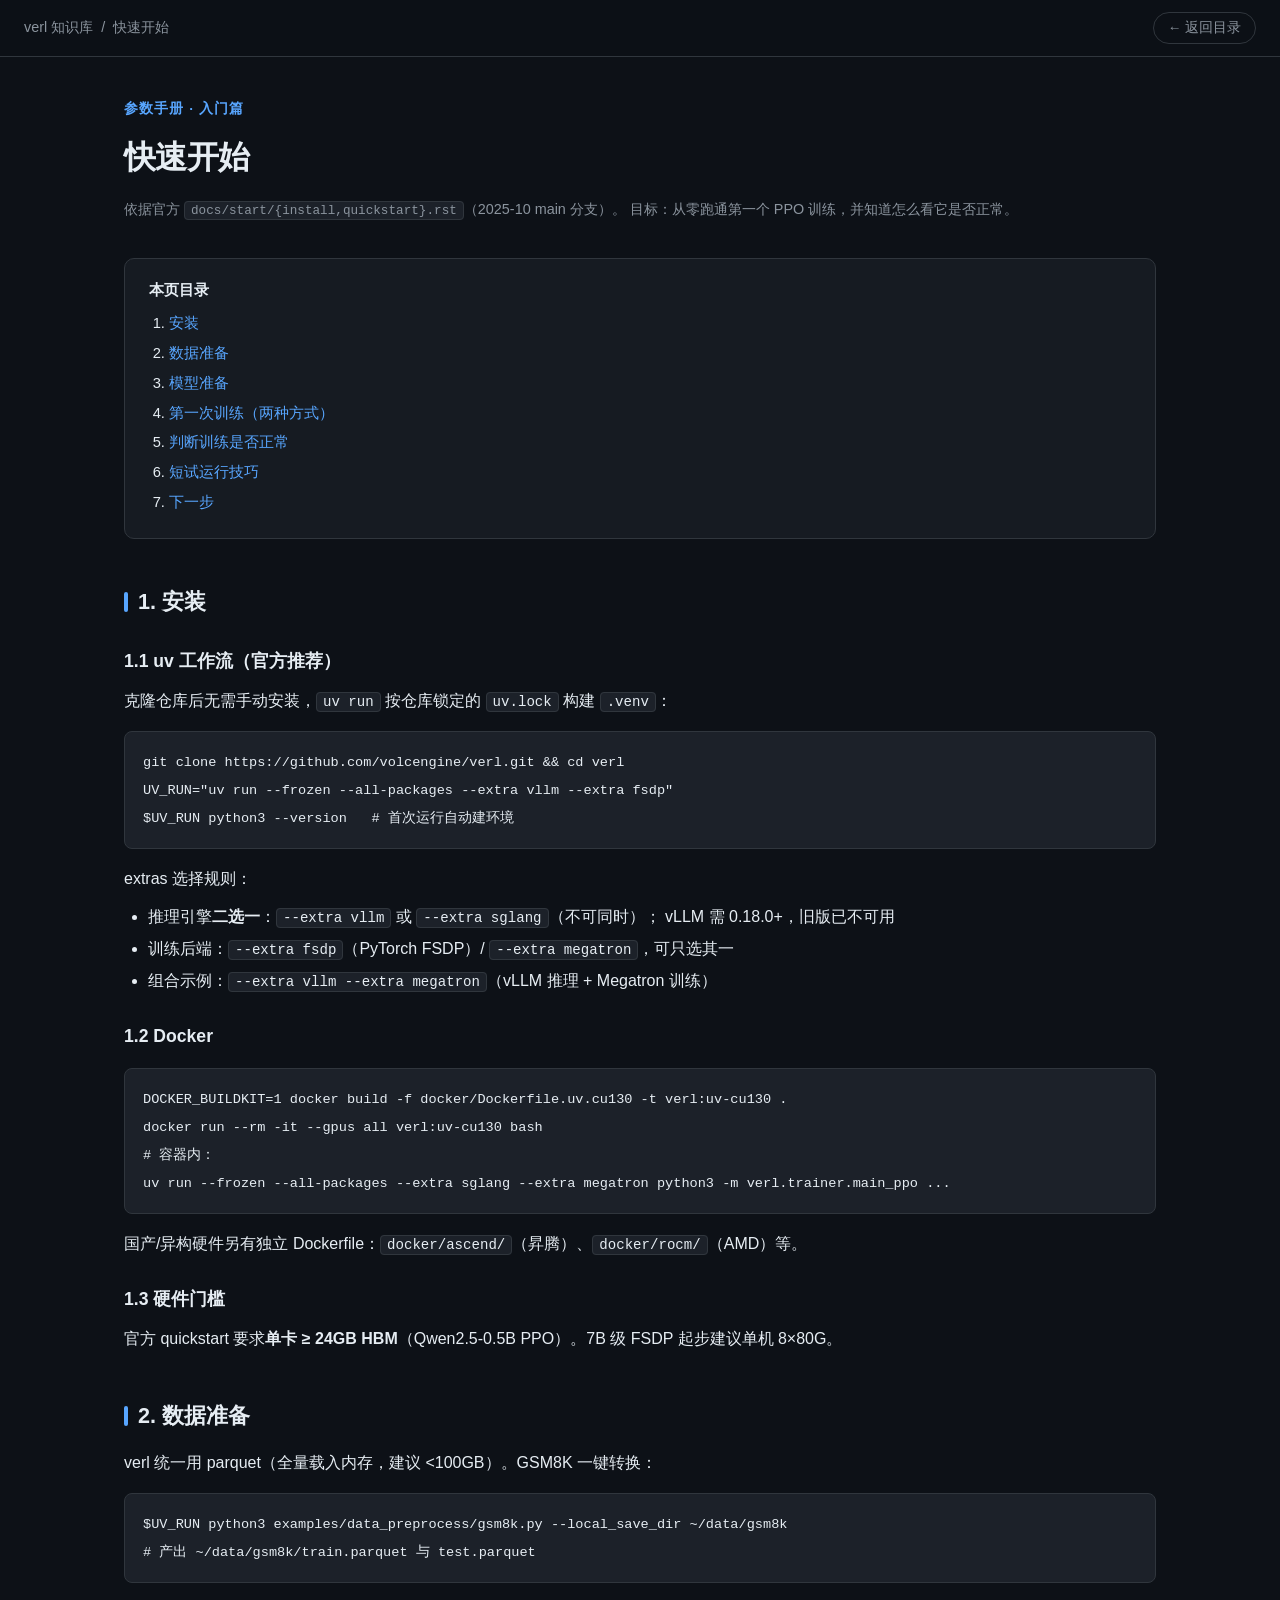
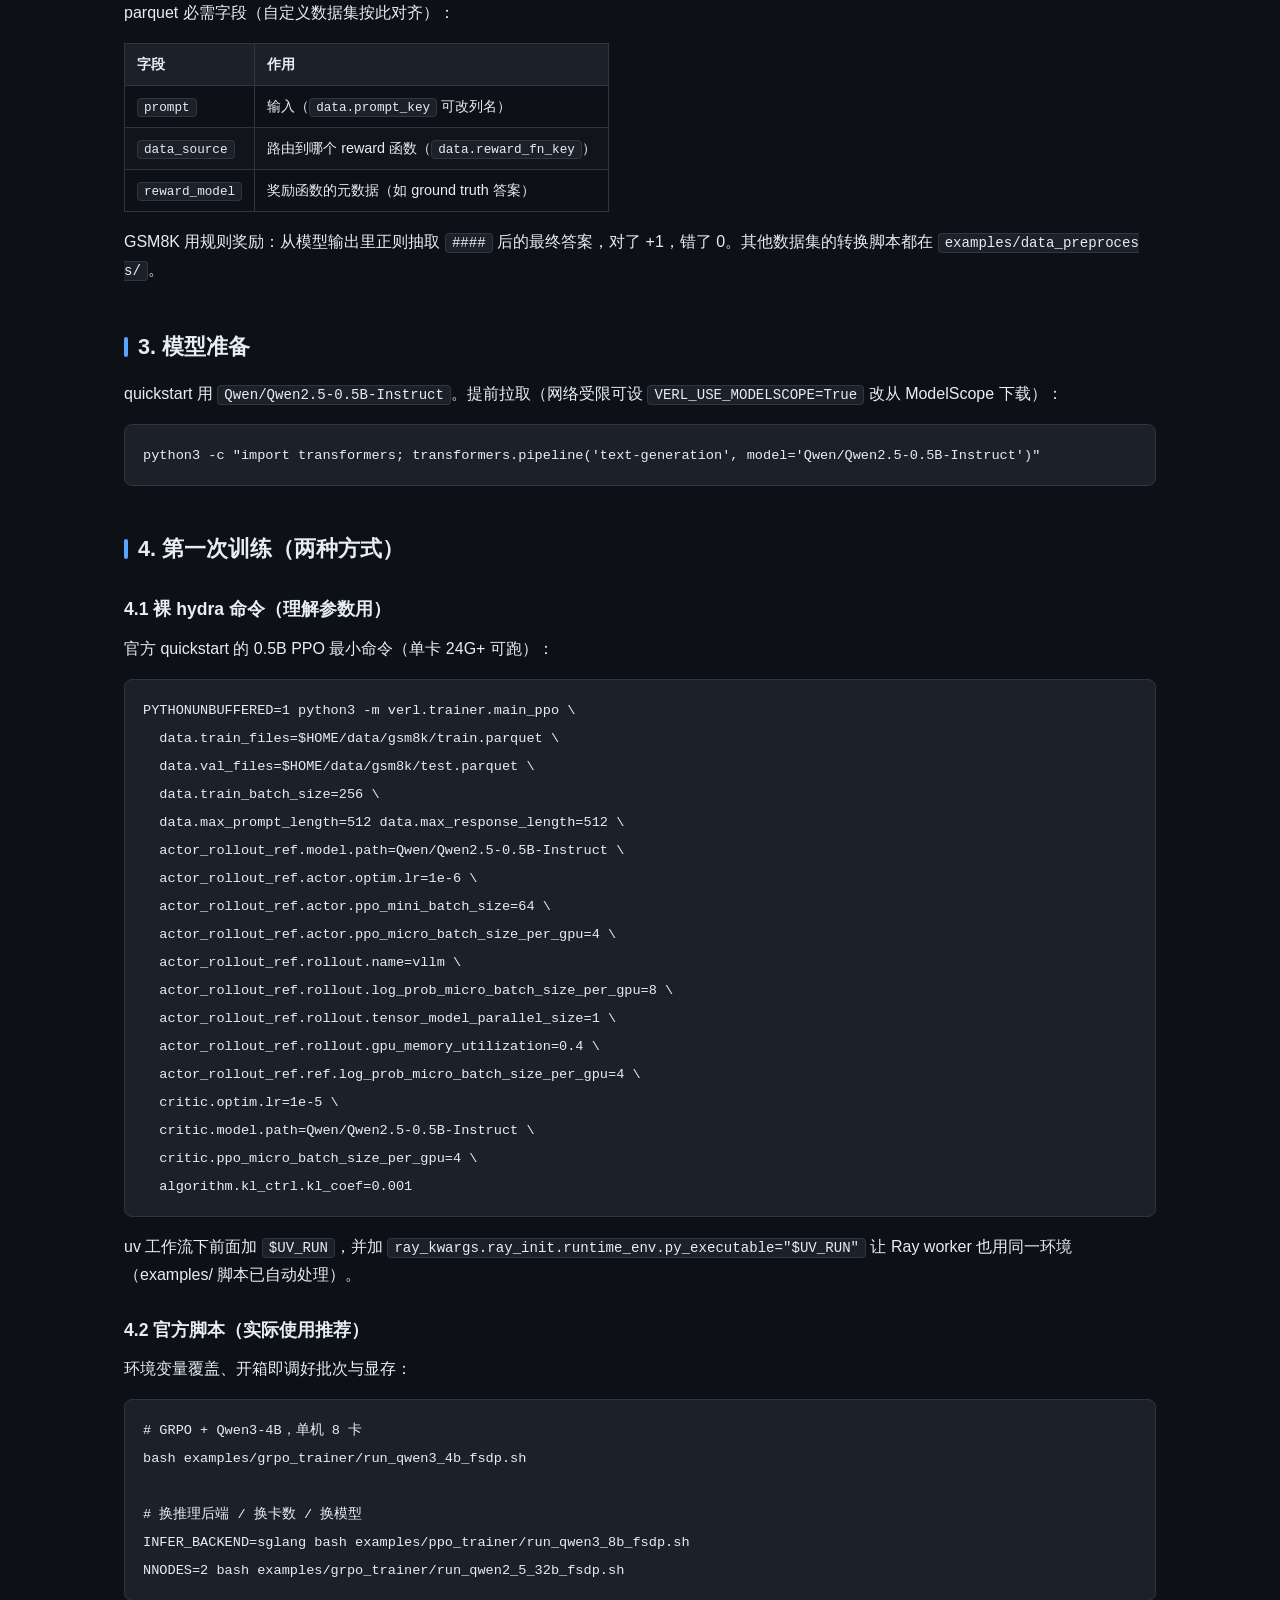
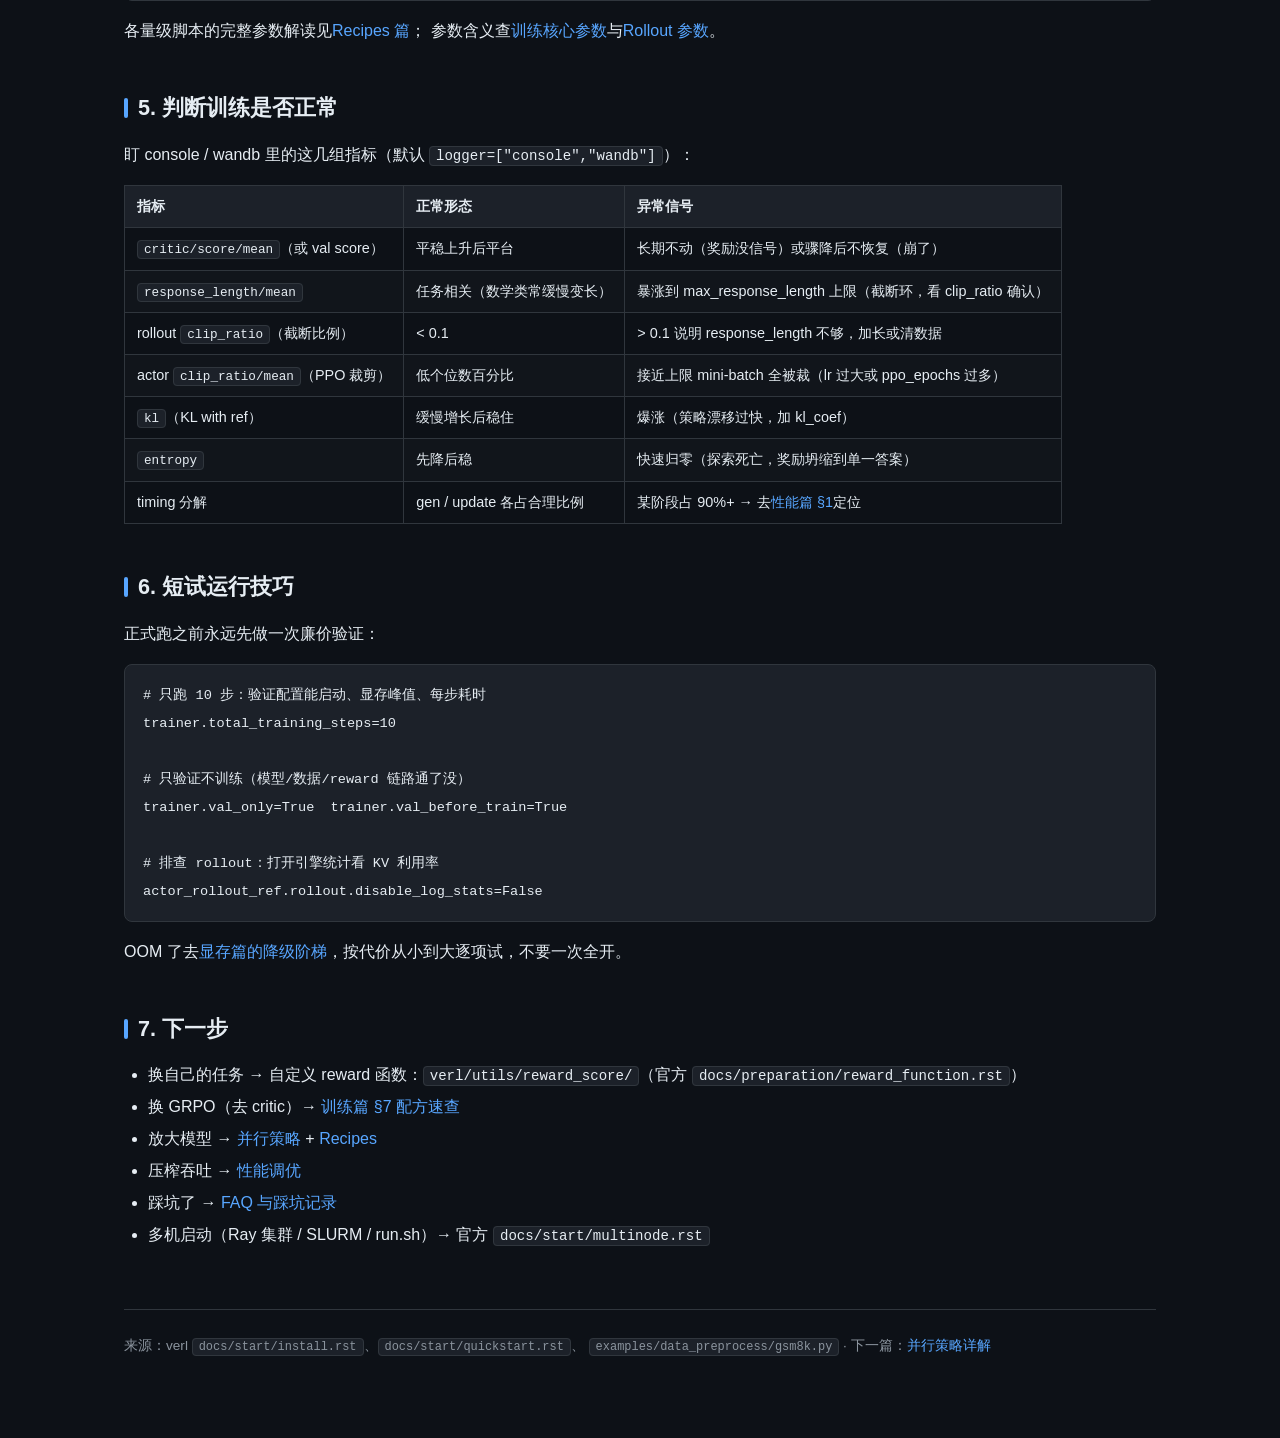
<file: docs/quickstart.html>
<!DOCTYPE html>
<html lang="zh-CN">
<head>
  <meta charset="UTF-8">
  <meta name="viewport" content="width=device-width, initial-scale=1.0">
  <title>快速开始 — verl 强化后训练知识库</title>
  <meta name="description" content="verl 快速上手：安装（uv/docker）、GSM8K 数据准备、Qwen2.5-0.5B PPO 最小训练命令、判断训练是否正常的指标、短试运行技巧。">
  <link rel="stylesheet" href="assets/style.css">
</head>
<body>

<div class="topbar">
  <div class="crumbs">
    <a href="../index.html">verl 知识库</a><span>/</span><span>快速开始</span>
  </div>
  <a class="back" href="../index.html">← 返回目录</a>
</div>

<div class="wrap">

<div class="doc-header">
  <div class="kicker">参数手册 · 入门篇</div>
  <h1>快速开始</h1>
  <div class="meta">
    依据官方 <code>docs/start/{install,quickstart}.rst</code>（2025-10 main 分支）。
    目标：从零跑通第一个 PPO 训练，并知道怎么看它是否正常。
  </div>
</div>

<nav class="toc">
  <div class="toc-title">本页目录</div>
  <ol>
    <li><a href="#install">安装</a></li>
    <li><a href="#data">数据准备</a></li>
    <li><a href="#model">模型准备</a></li>
    <li><a href="#run">第一次训练（两种方式）</a></li>
    <li><a href="#verify">判断训练是否正常</a></li>
    <li><a href="#tips">短试运行技巧</a></li>
    <li><a href="#next">下一步</a></li>
  </ol>
</nav>

<!-- ============================================================ -->
<section class="block" id="install">
  <h2>1. 安装</h2>

  <h3>1.1 uv 工作流（官方推荐）</h3>
  <p>克隆仓库后无需手动安装，<code>uv run</code> 按仓库锁定的 <code>uv.lock</code> 构建 <code>.venv</code>：</p>
  <pre><code>git clone https://github.com/volcengine/verl.git && cd verl
UV_RUN="uv run --frozen --all-packages --extra vllm --extra fsdp"
$UV_RUN python3 --version   # 首次运行自动建环境</code></pre>
  <p>extras 选择规则：</p>
  <ul class="plain">
    <li>推理引擎<strong>二选一</strong>：<code>--extra vllm</code> 或 <code>--extra sglang</code>（不可同时）；
      vLLM 需 0.18.0+，旧版已不可用</li>
    <li>训练后端：<code>--extra fsdp</code>（PyTorch FSDP）/ <code>--extra megatron</code>，可只选其一</li>
    <li>组合示例：<code>--extra vllm --extra megatron</code>（vLLM 推理 + Megatron 训练）</li>
  </ul>

  <h3>1.2 Docker</h3>
  <pre><code>DOCKER_BUILDKIT=1 docker build -f docker/Dockerfile.uv.cu130 -t verl:uv-cu130 .
docker run --rm -it --gpus all verl:uv-cu130 bash
# 容器内：
uv run --frozen --all-packages --extra sglang --extra megatron python3 -m verl.trainer.main_ppo ...</code></pre>
  <p>国产/异构硬件另有独立 Dockerfile：<code>docker/ascend/</code>（昇腾）、<code>docker/rocm/</code>（AMD）等。</p>

  <h3>1.3 硬件门槛</h3>
  <p>官方 quickstart 要求<strong>单卡 ≥ 24GB HBM</strong>（Qwen2.5-0.5B PPO）。7B 级 FSDP 起步建议单机 8×80G。</p>
</section>

<!-- ============================================================ -->
<section class="block" id="data">
  <h2>2. 数据准备</h2>
  <p>verl 统一用 parquet（全量载入内存，建议 &lt;100GB）。GSM8K 一键转换：</p>
  <pre><code>$UV_RUN python3 examples/data_preprocess/gsm8k.py --local_save_dir ~/data/gsm8k
# 产出 ~/data/gsm8k/train.parquet 与 test.parquet</code></pre>
  <p>parquet 必需字段（自定义数据集按此对齐）：</p>
  <table>
    <thead><tr><th>字段</th><th>作用</th></tr></thead>
    <tbody>
      <tr><td><code>prompt</code></td><td>输入（<code>data.prompt_key</code> 可改列名）</td></tr>
      <tr><td><code>data_source</code></td><td>路由到哪个 reward 函数（<code>data.reward_fn_key</code>）</td></tr>
      <tr><td><code>reward_model</code></td><td>奖励函数的元数据（如 ground truth 答案）</td></tr>
    </tbody>
  </table>
  <p>GSM8K 用规则奖励：从模型输出里正则抽取 <code>####</code> 后的最终答案，对了 +1，错了 0。其他数据集的转换脚本都在 <code>examples/data_preprocess/</code>。</p>
</section>

<!-- ============================================================ -->
<section class="block" id="model">
  <h2>3. 模型准备</h2>
  <p>quickstart 用 <code>Qwen/Qwen2.5-0.5B-Instruct</code>。提前拉取（网络受限可设 <code>VERL_USE_MODELSCOPE=True</code> 改从 ModelScope 下载）：</p>
  <pre><code>python3 -c "import transformers; transformers.pipeline('text-generation', model='Qwen/Qwen2.5-0.5B-Instruct')"</code></pre>
</section>

<!-- ============================================================ -->
<section class="block" id="run">
  <h2>4. 第一次训练（两种方式）</h2>

  <h3>4.1 裸 hydra 命令（理解参数用）</h3>
  <p>官方 quickstart 的 0.5B PPO 最小命令（单卡 24G+ 可跑）：</p>
  <pre><code>PYTHONUNBUFFERED=1 python3 -m verl.trainer.main_ppo \
  data.train_files=$HOME/data/gsm8k/train.parquet \
  data.val_files=$HOME/data/gsm8k/test.parquet \
  data.train_batch_size=256 \
  data.max_prompt_length=512 data.max_response_length=512 \
  actor_rollout_ref.model.path=Qwen/Qwen2.5-0.5B-Instruct \
  actor_rollout_ref.actor.optim.lr=1e-6 \
  actor_rollout_ref.actor.ppo_mini_batch_size=64 \
  actor_rollout_ref.actor.ppo_micro_batch_size_per_gpu=4 \
  actor_rollout_ref.rollout.name=vllm \
  actor_rollout_ref.rollout.log_prob_micro_batch_size_per_gpu=8 \
  actor_rollout_ref.rollout.tensor_model_parallel_size=1 \
  actor_rollout_ref.rollout.gpu_memory_utilization=0.4 \
  actor_rollout_ref.ref.log_prob_micro_batch_size_per_gpu=4 \
  critic.optim.lr=1e-5 \
  critic.model.path=Qwen/Qwen2.5-0.5B-Instruct \
  critic.ppo_micro_batch_size_per_gpu=4 \
  algorithm.kl_ctrl.kl_coef=0.001</code></pre>
  <p>uv 工作流下前面加 <code>$UV_RUN</code>，并加 <code>ray_kwargs.ray_init.runtime_env.py_executable="$UV_RUN"</code> 让 Ray worker 也用同一环境（examples/ 脚本已自动处理）。</p>

  <h3>4.2 官方脚本（实际使用推荐）</h3>
  <p>环境变量覆盖、开箱即调好批次与显存：</p>
  <pre><code># GRPO + Qwen3-4B，单机 8 卡
bash examples/grpo_trainer/run_qwen3_4b_fsdp.sh

# 换推理后端 / 换卡数 / 换模型
INFER_BACKEND=sglang bash examples/ppo_trainer/run_qwen3_8b_fsdp.sh
NNODES=2 bash examples/grpo_trainer/run_qwen2_5_32b_fsdp.sh</code></pre>
  <p>
    各量级脚本的完整参数解读见<a href="recipes.html">Recipes 篇</a>；
    参数含义查<a href="params-training.html">训练核心参数</a>与<a href="params-rollout.html">Rollout 参数</a>。
  </p>
</section>

<!-- ============================================================ -->
<section class="block" id="verify">
  <h2>5. 判断训练是否正常</h2>
  <p>盯 console / wandb 里的这几组指标（默认 <code>logger=["console","wandb"]</code>）：</p>
  <table>
    <thead><tr><th>指标</th><th>正常形态</th><th>异常信号</th></tr></thead>
    <tbody>
      <tr><td><code>critic/score/mean</code>（或 val score）</td><td>平稳上升后平台</td><td>长期不动（奖励没信号）或骤降后不恢复（崩了）</td></tr>
      <tr><td><code>response_length/mean</code></td><td>任务相关（数学类常缓慢变长）</td><td>暴涨到 max_response_length 上限（截断环，看 clip_ratio 确认）</td></tr>
      <tr><td>rollout <code>clip_ratio</code>（截断比例）</td><td>&lt; 0.1</td><td>&gt; 0.1 说明 response_length 不够，加长或清数据</td></tr>
      <tr><td>actor <code>clip_ratio/mean</code>（PPO 裁剪）</td><td>低个位数百分比</td><td>接近上限 mini-batch 全被裁（lr 过大或 ppo_epochs 过多）</td></tr>
      <tr><td><code>kl</code>（KL with ref）</td><td>缓慢增长后稳住</td><td>爆涨（策略漂移过快，加 kl_coef）</td></tr>
      <tr><td><code>entropy</code></td><td>先降后稳</td><td>快速归零（探索死亡，奖励坍缩到单一答案）</td></tr>
      <tr><td>timing 分解</td><td>gen / update 各占合理比例</td><td>某阶段占 90%+ → 去<a href="performance.html#measure">性能篇 §1</a>定位</td></tr>
    </tbody>
  </table>
</section>

<!-- ============================================================ -->
<section class="block" id="tips">
  <h2>6. 短试运行技巧</h2>
  <p>正式跑之前永远先做一次廉价验证：</p>
  <pre><code># 只跑 10 步：验证配置能启动、显存峰值、每步耗时
trainer.total_training_steps=10

# 只验证不训练（模型/数据/reward 链路通了没）
trainer.val_only=True  trainer.val_before_train=True

# 排查 rollout：打开引擎统计看 KV 利用率
actor_rollout_ref.rollout.disable_log_stats=False</code></pre>
  <p>OOM 了去<a href="memory.html#ladder">显存篇的降级阶梯</a>，按代价从小到大逐项试，不要一次全开。</p>
</section>

<!-- ============================================================ -->
<section class="block" id="next">
  <h2>7. 下一步</h2>
  <ul class="plain">
    <li>换自己的任务 → 自定义 reward 函数：<code>verl/utils/reward_score/</code>（官方 <code>docs/preparation/reward_function.rst</code>）</li>
    <li>换 GRPO（去 critic）→ <a href="params-training.html#recipes">训练篇 §7 配方速查</a></li>
    <li>放大模型 → <a href="parallelism.html">并行策略</a> + <a href="recipes.html">Recipes</a></li>
    <li>压榨吞吐 → <a href="performance.html">性能调优</a></li>
    <li>踩坑了 → <a href="faq.html">FAQ 与踩坑记录</a></li>
    <li>多机启动（Ray 集群 / SLURM / run.sh）→ 官方 <code>docs/start/multinode.rst</code></li>
  </ul>
</section>

<footer class="doc-footer">
  来源：verl <code>docs/start/install.rst</code>、<code>docs/start/quickstart.rst</code>、
  <code>examples/data_preprocess/gsm8k.py</code> ·
  下一篇：<a href="parallelism.html">并行策略详解</a>
</footer>

</div>
</body>
</html>
</file>
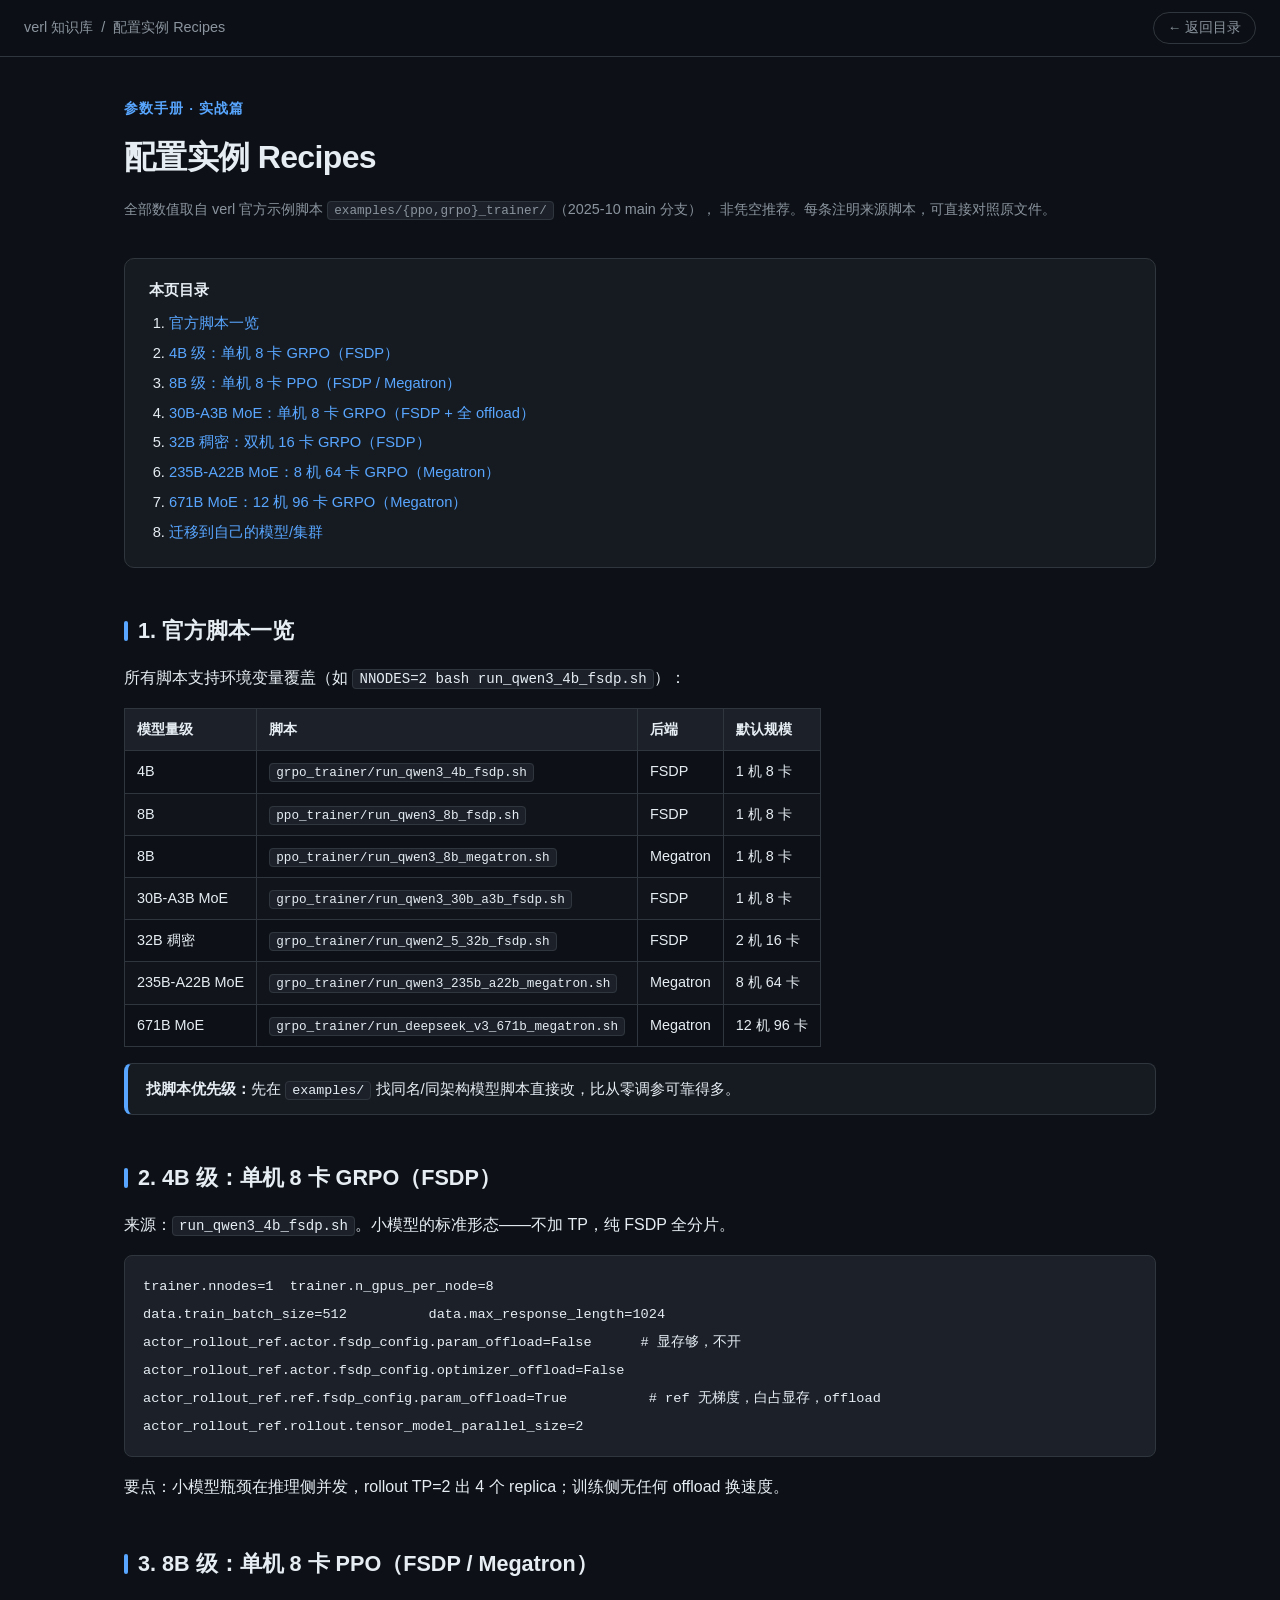
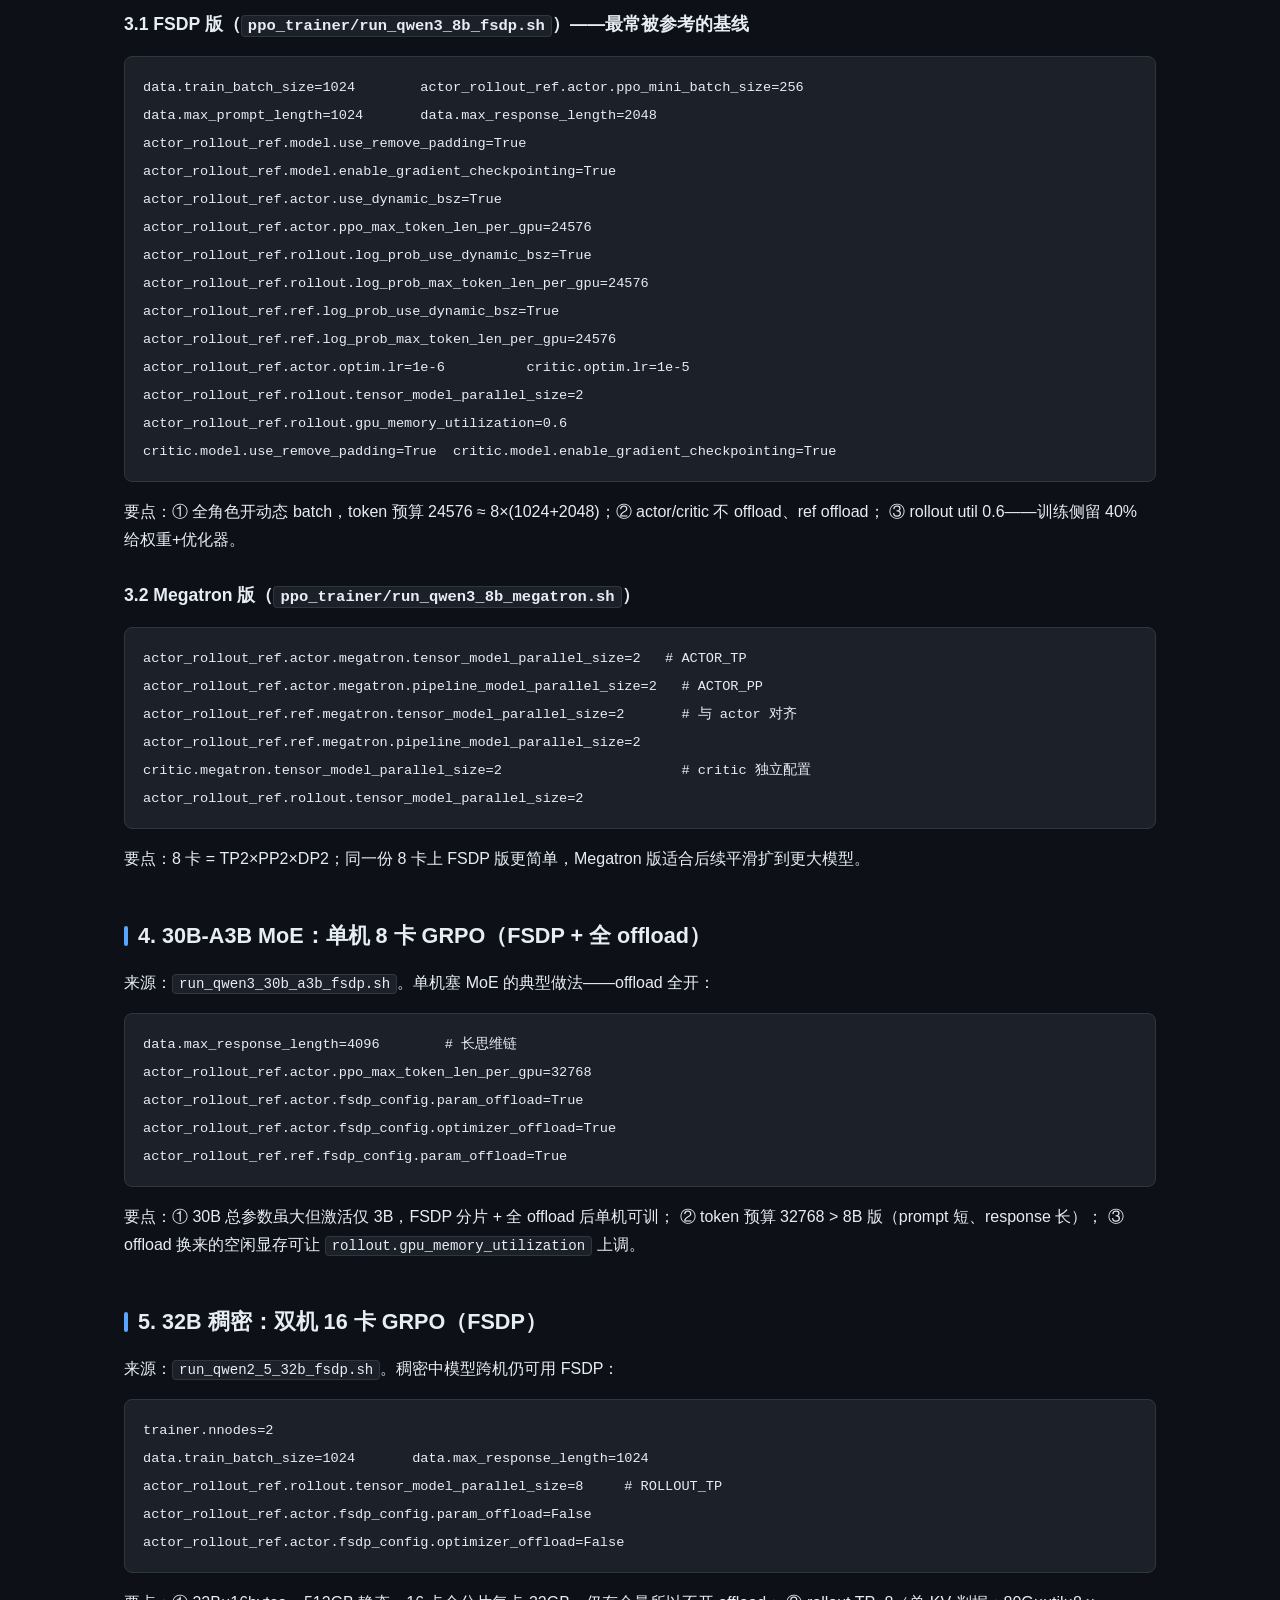
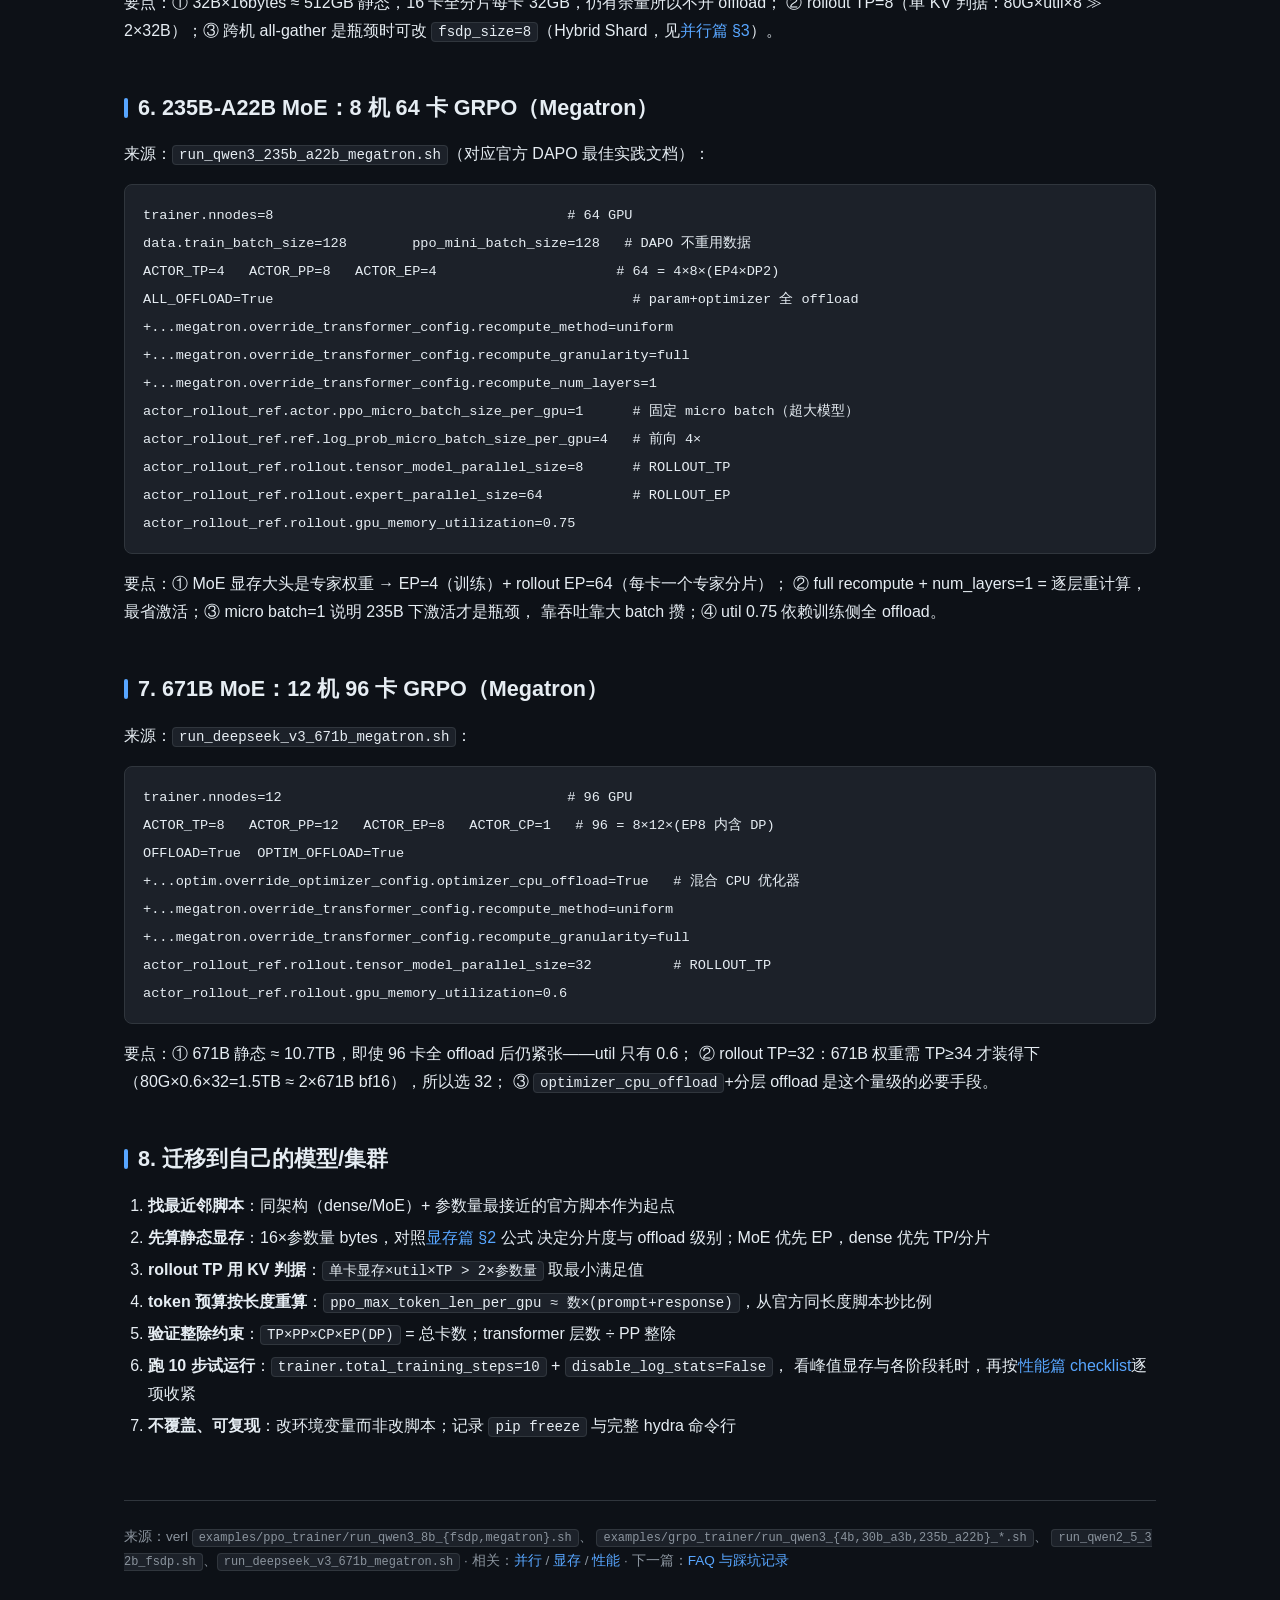
<file: docs/recipes.html>
<!DOCTYPE html>
<html lang="zh-CN">
<head>
  <meta charset="UTF-8">
  <meta name="viewport" content="width=device-width, initial-scale=1.0">
  <title>配置实例 Recipes — verl 强化后训练知识库</title>
  <meta name="description" content="verl 配置实例：0.5B 到 671B 各量级官方示例脚本的实际并行/显存/批次参数，标注可调项与迁移方法。">
  <link rel="stylesheet" href="assets/style.css">
</head>
<body>

<div class="topbar">
  <div class="crumbs">
    <a href="../index.html">verl 知识库</a><span>/</span><span>配置实例 Recipes</span>
  </div>
  <a class="back" href="../index.html">← 返回目录</a>
</div>

<div class="wrap">

<div class="doc-header">
  <div class="kicker">参数手册 · 实战篇</div>
  <h1>配置实例 Recipes</h1>
  <div class="meta">
    全部数值取自 verl 官方示例脚本 <code>examples/{ppo,grpo}_trainer/</code>（2025-10 main 分支），
    非凭空推荐。每条注明来源脚本，可直接对照原文件。
  </div>
</div>

<nav class="toc">
  <div class="toc-title">本页目录</div>
  <ol>
    <li><a href="#overview">官方脚本一览</a></li>
    <li><a href="#r4b">4B 级：单机 8 卡 GRPO（FSDP）</a></li>
    <li><a href="#r8b">8B 级：单机 8 卡 PPO（FSDP / Megatron）</a></li>
    <li><a href="#r30b">30B-A3B MoE：单机 8 卡 GRPO（FSDP + 全 offload）</a></li>
    <li><a href="#r32b">32B 稠密：双机 16 卡 GRPO（FSDP）</a></li>
    <li><a href="#r235b">235B-A22B MoE：8 机 64 卡 GRPO（Megatron）</a></li>
    <li><a href="#r671b">671B MoE：12 机 96 卡 GRPO（Megatron）</a></li>
    <li><a href="#adapt">迁移到自己的模型/集群</a></li>
  </ol>
</nav>

<!-- ============================================================ -->
<section class="block" id="overview">
  <h2>1. 官方脚本一览</h2>
  <p>所有脚本支持环境变量覆盖（如 <code>NNODES=2 bash run_qwen3_4b_fsdp.sh</code>）：</p>
  <table>
    <thead><tr><th>模型量级</th><th>脚本</th><th>后端</th><th>默认规模</th></tr></thead>
    <tbody>
      <tr><td>4B</td><td><code>grpo_trainer/run_qwen3_4b_fsdp.sh</code></td><td>FSDP</td><td>1 机 8 卡</td></tr>
      <tr><td>8B</td><td><code>ppo_trainer/run_qwen3_8b_fsdp.sh</code></td><td>FSDP</td><td>1 机 8 卡</td></tr>
      <tr><td>8B</td><td><code>ppo_trainer/run_qwen3_8b_megatron.sh</code></td><td>Megatron</td><td>1 机 8 卡</td></tr>
      <tr><td>30B-A3B MoE</td><td><code>grpo_trainer/run_qwen3_30b_a3b_fsdp.sh</code></td><td>FSDP</td><td>1 机 8 卡</td></tr>
      <tr><td>32B 稠密</td><td><code>grpo_trainer/run_qwen2_5_32b_fsdp.sh</code></td><td>FSDP</td><td>2 机 16 卡</td></tr>
      <tr><td>235B-A22B MoE</td><td><code>grpo_trainer/run_qwen3_235b_a22b_megatron.sh</code></td><td>Megatron</td><td>8 机 64 卡</td></tr>
      <tr><td>671B MoE</td><td><code>grpo_trainer/run_deepseek_v3_671b_megatron.sh</code></td><td>Megatron</td><td>12 机 96 卡</td></tr>
    </tbody>
  </table>
  <div class="note"><b>找脚本优先级：</b>先在 <code>examples/</code> 找同名/同架构模型脚本直接改，比从零调参可靠得多。</div>
</section>

<!-- ============================================================ -->
<section class="block" id="r4b">
  <h2>2. 4B 级：单机 8 卡 GRPO（FSDP）</h2>
  <p>来源：<code>run_qwen3_4b_fsdp.sh</code>。小模型的标准形态——不加 TP，纯 FSDP 全分片。</p>
  <pre><code>trainer.nnodes=1  trainer.n_gpus_per_node=8
data.train_batch_size=512          data.max_response_length=1024
actor_rollout_ref.actor.fsdp_config.param_offload=False      # 显存够，不开
actor_rollout_ref.actor.fsdp_config.optimizer_offload=False
actor_rollout_ref.ref.fsdp_config.param_offload=True          # ref 无梯度，白占显存，offload
actor_rollout_ref.rollout.tensor_model_parallel_size=2</code></pre>
  <p>要点：小模型瓶颈在推理侧并发，rollout TP=2 出 4 个 replica；训练侧无任何 offload 换速度。</p>
</section>

<!-- ============================================================ -->
<section class="block" id="r8b">
  <h2>3. 8B 级：单机 8 卡 PPO（FSDP / Megatron）</h2>

  <h3>3.1 FSDP 版（<code>ppo_trainer/run_qwen3_8b_fsdp.sh</code>）——最常被参考的基线</h3>
  <pre><code>data.train_batch_size=1024        actor_rollout_ref.actor.ppo_mini_batch_size=256
data.max_prompt_length=1024       data.max_response_length=2048
actor_rollout_ref.model.use_remove_padding=True
actor_rollout_ref.model.enable_gradient_checkpointing=True
actor_rollout_ref.actor.use_dynamic_bsz=True
actor_rollout_ref.actor.ppo_max_token_len_per_gpu=24576
actor_rollout_ref.rollout.log_prob_use_dynamic_bsz=True
actor_rollout_ref.rollout.log_prob_max_token_len_per_gpu=24576
actor_rollout_ref.ref.log_prob_use_dynamic_bsz=True
actor_rollout_ref.ref.log_prob_max_token_len_per_gpu=24576
actor_rollout_ref.actor.optim.lr=1e-6          critic.optim.lr=1e-5
actor_rollout_ref.rollout.tensor_model_parallel_size=2
actor_rollout_ref.rollout.gpu_memory_utilization=0.6
critic.model.use_remove_padding=True  critic.model.enable_gradient_checkpointing=True</code></pre>
  <p>
    要点：① 全角色开动态 batch，token 预算 24576 ≈ 8×(1024+2048)；② actor/critic 不 offload、ref offload；
    ③ rollout util 0.6——训练侧留 40% 给权重+优化器。
  </p>

  <h3>3.2 Megatron 版（<code>ppo_trainer/run_qwen3_8b_megatron.sh</code>）</h3>
  <pre><code>actor_rollout_ref.actor.megatron.tensor_model_parallel_size=2   # ACTOR_TP
actor_rollout_ref.actor.megatron.pipeline_model_parallel_size=2   # ACTOR_PP
actor_rollout_ref.ref.megatron.tensor_model_parallel_size=2       # 与 actor 对齐
actor_rollout_ref.ref.megatron.pipeline_model_parallel_size=2
critic.megatron.tensor_model_parallel_size=2                      # critic 独立配置
actor_rollout_ref.rollout.tensor_model_parallel_size=2</code></pre>
  <p>要点：8 卡 = TP2×PP2×DP2；同一份 8 卡上 FSDP 版更简单，Megatron 版适合后续平滑扩到更大模型。</p>
</section>

<!-- ============================================================ -->
<section class="block" id="r30b">
  <h2>4. 30B-A3B MoE：单机 8 卡 GRPO（FSDP + 全 offload）</h2>
  <p>来源：<code>run_qwen3_30b_a3b_fsdp.sh</code>。单机塞 MoE 的典型做法——offload 全开：</p>
  <pre><code>data.max_response_length=4096        # 长思维链
actor_rollout_ref.actor.ppo_max_token_len_per_gpu=32768
actor_rollout_ref.actor.fsdp_config.param_offload=True
actor_rollout_ref.actor.fsdp_config.optimizer_offload=True
actor_rollout_ref.ref.fsdp_config.param_offload=True</code></pre>
  <p>
    要点：① 30B 总参数虽大但激活仅 3B，FSDP 分片 + 全 offload 后单机可训；
    ② token 预算 32768 &gt; 8B 版（prompt 短、response 长）；
    ③ offload 换来的空闲显存可让 <code>rollout.gpu_memory_utilization</code> 上调。
  </p>
</section>

<!-- ============================================================ -->
<section class="block" id="r32b">
  <h2>5. 32B 稠密：双机 16 卡 GRPO（FSDP）</h2>
  <p>来源：<code>run_qwen2_5_32b_fsdp.sh</code>。稠密中模型跨机仍可用 FSDP：</p>
  <pre><code>trainer.nnodes=2
data.train_batch_size=1024       data.max_response_length=1024
actor_rollout_ref.rollout.tensor_model_parallel_size=8     # ROLLOUT_TP
actor_rollout_ref.actor.fsdp_config.param_offload=False
actor_rollout_ref.actor.fsdp_config.optimizer_offload=False</code></pre>
  <p>
    要点：① 32B×16bytes ≈ 512GB 静态，16 卡全分片每卡 32GB，仍有余量所以不开 offload；
    ② rollout TP=8（单 KV 判据：80G×util×8 ≫ 2×32B）；③ 跨机 all-gather 是瓶颈时可改
    <code>fsdp_size=8</code>（Hybrid Shard，见<a href="parallelism.html#fsdp">并行篇 §3</a>）。
  </p>
</section>

<!-- ============================================================ -->
<section class="block" id="r235b">
  <h2>6. 235B-A22B MoE：8 机 64 卡 GRPO（Megatron）</h2>
  <p>来源：<code>run_qwen3_235b_a22b_megatron.sh</code>（对应官方 DAPO 最佳实践文档）：</p>
  <pre><code>trainer.nnodes=8                                    # 64 GPU
data.train_batch_size=128        ppo_mini_batch_size=128   # DAPO 不重用数据
ACTOR_TP=4   ACTOR_PP=8   ACTOR_EP=4                      # 64 = 4×8×(EP4×DP2)
ALL_OFFLOAD=True                                            # param+optimizer 全 offload
+...megatron.override_transformer_config.recompute_method=uniform
+...megatron.override_transformer_config.recompute_granularity=full
+...megatron.override_transformer_config.recompute_num_layers=1
actor_rollout_ref.actor.ppo_micro_batch_size_per_gpu=1      # 固定 micro batch（超大模型）
actor_rollout_ref.ref.log_prob_micro_batch_size_per_gpu=4   # 前向 4×
actor_rollout_ref.rollout.tensor_model_parallel_size=8      # ROLLOUT_TP
actor_rollout_ref.rollout.expert_parallel_size=64           # ROLLOUT_EP
actor_rollout_ref.rollout.gpu_memory_utilization=0.75</code></pre>
  <p>
    要点：① MoE 显存大头是专家权重 → EP=4（训练）+ rollout EP=64（每卡一个专家分片）；
    ② full recompute + num_layers=1 = 逐层重计算，最省激活；③ micro batch=1 说明 235B 下激活才是瓶颈，
    靠吞吐靠大 batch 攒；④ util 0.75 依赖训练侧全 offload。
  </p>
</section>

<!-- ============================================================ -->
<section class="block" id="r671b">
  <h2>7. 671B MoE：12 机 96 卡 GRPO（Megatron）</h2>
  <p>来源：<code>run_deepseek_v3_671b_megatron.sh</code>：</p>
  <pre><code>trainer.nnodes=12                                   # 96 GPU
ACTOR_TP=8   ACTOR_PP=12   ACTOR_EP=8   ACTOR_CP=1   # 96 = 8×12×(EP8 内含 DP)
OFFLOAD=True  OPTIM_OFFLOAD=True
+...optim.override_optimizer_config.optimizer_cpu_offload=True   # 混合 CPU 优化器
+...megatron.override_transformer_config.recompute_method=uniform
+...megatron.override_transformer_config.recompute_granularity=full
actor_rollout_ref.rollout.tensor_model_parallel_size=32          # ROLLOUT_TP
actor_rollout_ref.rollout.gpu_memory_utilization=0.6</code></pre>
  <p>
    要点：① 671B 静态 ≈ 10.7TB，即使 96 卡全 offload 后仍紧张——util 只有 0.6；
    ② rollout TP=32：671B 权重需 TP≥34 才装得下（80G×0.6×32=1.5TB ≈ 2×671B bf16），所以选 32；
    ③ <code>optimizer_cpu_offload</code>+分层 offload 是这个量级的必要手段。
  </p>
</section>

<!-- ============================================================ -->
<section class="block" id="adapt">
  <h2>8. 迁移到自己的模型/集群</h2>
  <ol class="plain">
    <li><strong>找最近邻脚本</strong>：同架构（dense/MoE）+ 参数量最接近的官方脚本作为起点</li>
    <li><strong>先算静态显存</strong>：16×参数量 bytes，对照<a href="memory.html#formula">显存篇 §2</a> 公式
      决定分片度与 offload 级别；MoE 优先 EP，dense 优先 TP/分片</li>
    <li><strong>rollout TP 用 KV 判据</strong>：<code>单卡显存×util×TP &gt; 2×参数量</code> 取最小满足值</li>
    <li><strong>token 预算按长度重算</strong>：<code>ppo_max_token_len_per_gpu ≈ 数×(prompt+response)</code>，从官方同长度脚本抄比例</li>
    <li><strong>验证整除约束</strong>：<code>TP×PP×CP×EP(DP)</code> = 总卡数；transformer 层数 ÷ PP 整除</li>
    <li><strong>跑 10 步试运行</strong>：<code>trainer.total_training_steps=10</code> + <code>disable_log_stats=False</code>，
      看峰值显存与各阶段耗时，再按<a href="performance.html#checklist">性能篇 checklist</a>逐项收紧</li>
    <li><strong>不覆盖、可复现</strong>：改环境变量而非改脚本；记录 <code>pip freeze</code> 与完整 hydra 命令行</li>
  </ol>
</section>

<footer class="doc-footer">
  来源：verl <code>examples/ppo_trainer/run_qwen3_8b_{fsdp,megatron}.sh</code>、
  <code>examples/grpo_trainer/run_qwen3_{4b,30b_a3b,235b_a22b}_*.sh</code>、
  <code>run_qwen2_5_32b_fsdp.sh</code>、<code>run_deepseek_v3_671b_megatron.sh</code> ·
  相关：<a href="parallelism.html">并行</a> / <a href="memory.html">显存</a> / <a href="performance.html">性能</a> ·
  下一篇：<a href="faq.html">FAQ 与踩坑记录</a>
</footer>

</div>
</body>
</html>
</file>
<file: docs/assets/style.css>
/* verl 知识库共享样式，与 index.html 深色主题一致 */
:root {
  --bg: #0d1117;
  --surface: #161b22;
  --surface-2: #1c2129;
  --border: #30363d;
  --text: #e6edf3;
  --text-muted: #8b949e;
  --accent: #58a6ff;
  --accent-soft: rgba(88, 166, 255, 0.12);
  --green: #3fb950;
  --yellow: #d29922;
  --red: #f85149;
  --purple: #bc8cff;
  --mono: ui-monospace, "SF Mono", Menlo, Consolas, monospace;
}
* { box-sizing: border-box; margin: 0; padding: 0; }
html { scroll-behavior: smooth; }
body {
  font-family: -apple-system, BlinkMacSystemFont, "Segoe UI", "Noto Sans SC", "PingFang SC", "Microsoft YaHei", sans-serif;
  background: var(--bg);
  color: var(--text);
  line-height: 1.75;
  font-size: 16px;
}
a { color: var(--accent); text-decoration: none; }
a:hover { text-decoration: underline; }
code { font-family: var(--mono); font-size: 0.88em; background: var(--surface-2); border: 1px solid var(--border); border-radius: 4px; padding: 1px 6px; word-break: break-all; }
pre { background: var(--surface-2); border: 1px solid var(--border); border-radius: 8px; padding: 16px 18px; overflow-x: auto; margin: 16px 0; }
pre code { background: none; border: none; padding: 0; font-size: 0.85rem; line-height: 1.6; }

/* 顶部导航 */
.topbar {
  position: sticky; top: 0; z-index: 10;
  background: rgba(13, 17, 23, 0.85); backdrop-filter: blur(8px);
  border-bottom: 1px solid var(--border);
  padding: 12px 24px;
  display: flex; align-items: center; gap: 16px; justify-content: space-between;
}
.topbar .crumbs { font-size: 0.9rem; color: var(--text-muted); display: flex; gap: 8px; align-items: center; flex-wrap: wrap; }
.topbar .crumbs a { color: var(--text-muted); }
.topbar .crumbs a:hover { color: var(--accent); }
.topbar .back { font-size: 0.85rem; border: 1px solid var(--border); border-radius: 999px; padding: 3px 14px; color: var(--text-muted); }
.topbar .back:hover { color: var(--accent); border-color: var(--accent); text-decoration: none; }

/* 布局 */
.wrap { max-width: 1080px; margin: 0 auto; padding: 40px 24px 80px; }
.doc-header { margin-bottom: 36px; }
.doc-header .kicker { color: var(--accent); font-size: 0.85rem; font-weight: 600; letter-spacing: 0.08em; text-transform: uppercase; }
.doc-header h1 { font-size: 2rem; font-weight: 700; letter-spacing: -0.02em; margin: 8px 0 12px; }
.doc-header .meta { color: var(--text-muted); font-size: 0.9rem; }

/* 目录 */
.toc {
  background: var(--surface); border: 1px solid var(--border); border-radius: 10px;
  padding: 18px 24px; margin-bottom: 40px;
}
.toc .toc-title { font-weight: 600; margin-bottom: 8px; font-size: 0.95rem; }
.toc ol { margin-left: 20px; }
.toc li { margin: 4px 0; font-size: 0.92rem; }

/* 正文 */
section.block { margin: 44px 0; scroll-margin-top: 72px; }
section.block > h2 {
  font-size: 1.35rem; font-weight: 700; margin-bottom: 14px;
  display: flex; align-items: center; gap: 10px;
}
section.block > h2::before {
  content: ""; display: inline-block; width: 4px; height: 20px;
  background: var(--accent); border-radius: 2px;
}
h3 { font-size: 1.1rem; margin: 26px 0 10px; }
h4 { font-size: 1rem; margin: 20px 0 8px; color: var(--text); }
p { margin: 10px 0; }
ul.plain, ol.plain { margin: 10px 0 10px 24px; }
ul.plain li, ol.plain li { margin: 4px 0; }

/* 提示框 */
.note, .warn, .tip {
  border-radius: 8px; padding: 12px 18px; margin: 16px 0; font-size: 0.95rem;
  border: 1px solid var(--border); background: var(--surface);
}
.note { border-left: 4px solid var(--accent); }
.warn { border-left: 4px solid var(--yellow); }
.tip  { border-left: 4px solid var(--green); }
.note b:first-child, .warn b:first-child, .tip b:first-child { color: var(--text); }

/* 表格 */
table { width: 100%; border-collapse: collapse; margin: 16px 0; font-size: 0.9rem; display: block; overflow-x: auto; }
th, td { border: 1px solid var(--border); padding: 8px 12px; text-align: left; vertical-align: top; }
th { background: var(--surface-2); font-weight: 600; white-space: nowrap; }
td code { white-space: nowrap; }
tbody tr:nth-child(2n) { background: rgba(255, 255, 255, 0.015); }

/* 徽标 */
.pill {
  display: inline-block; font-size: 0.72rem; padding: 1px 10px; border-radius: 999px;
  border: 1px solid var(--border); margin-right: 6px; vertical-align: middle;
}
.pill.fsdp { color: var(--accent); border-color: rgba(88,166,255,0.4); background: rgba(88,166,255,0.08); }
.pill.megatron { color: var(--purple); border-color: rgba(188,140,255,0.4); background: rgba(188,140,255,0.08); }
.pill.both { color: var(--green); border-color: rgba(63,185,80,0.4); background: rgba(63,185,80,0.08); }
.pill.rollout { color: var(--yellow); border-color: rgba(210,153,34,0.4); background: rgba(210,153,34,0.08); }

footer.doc-footer {
  border-top: 1px solid var(--border); margin-top: 60px; padding-top: 24px;
  color: var(--text-muted); font-size: 0.85rem;
}
</file>
